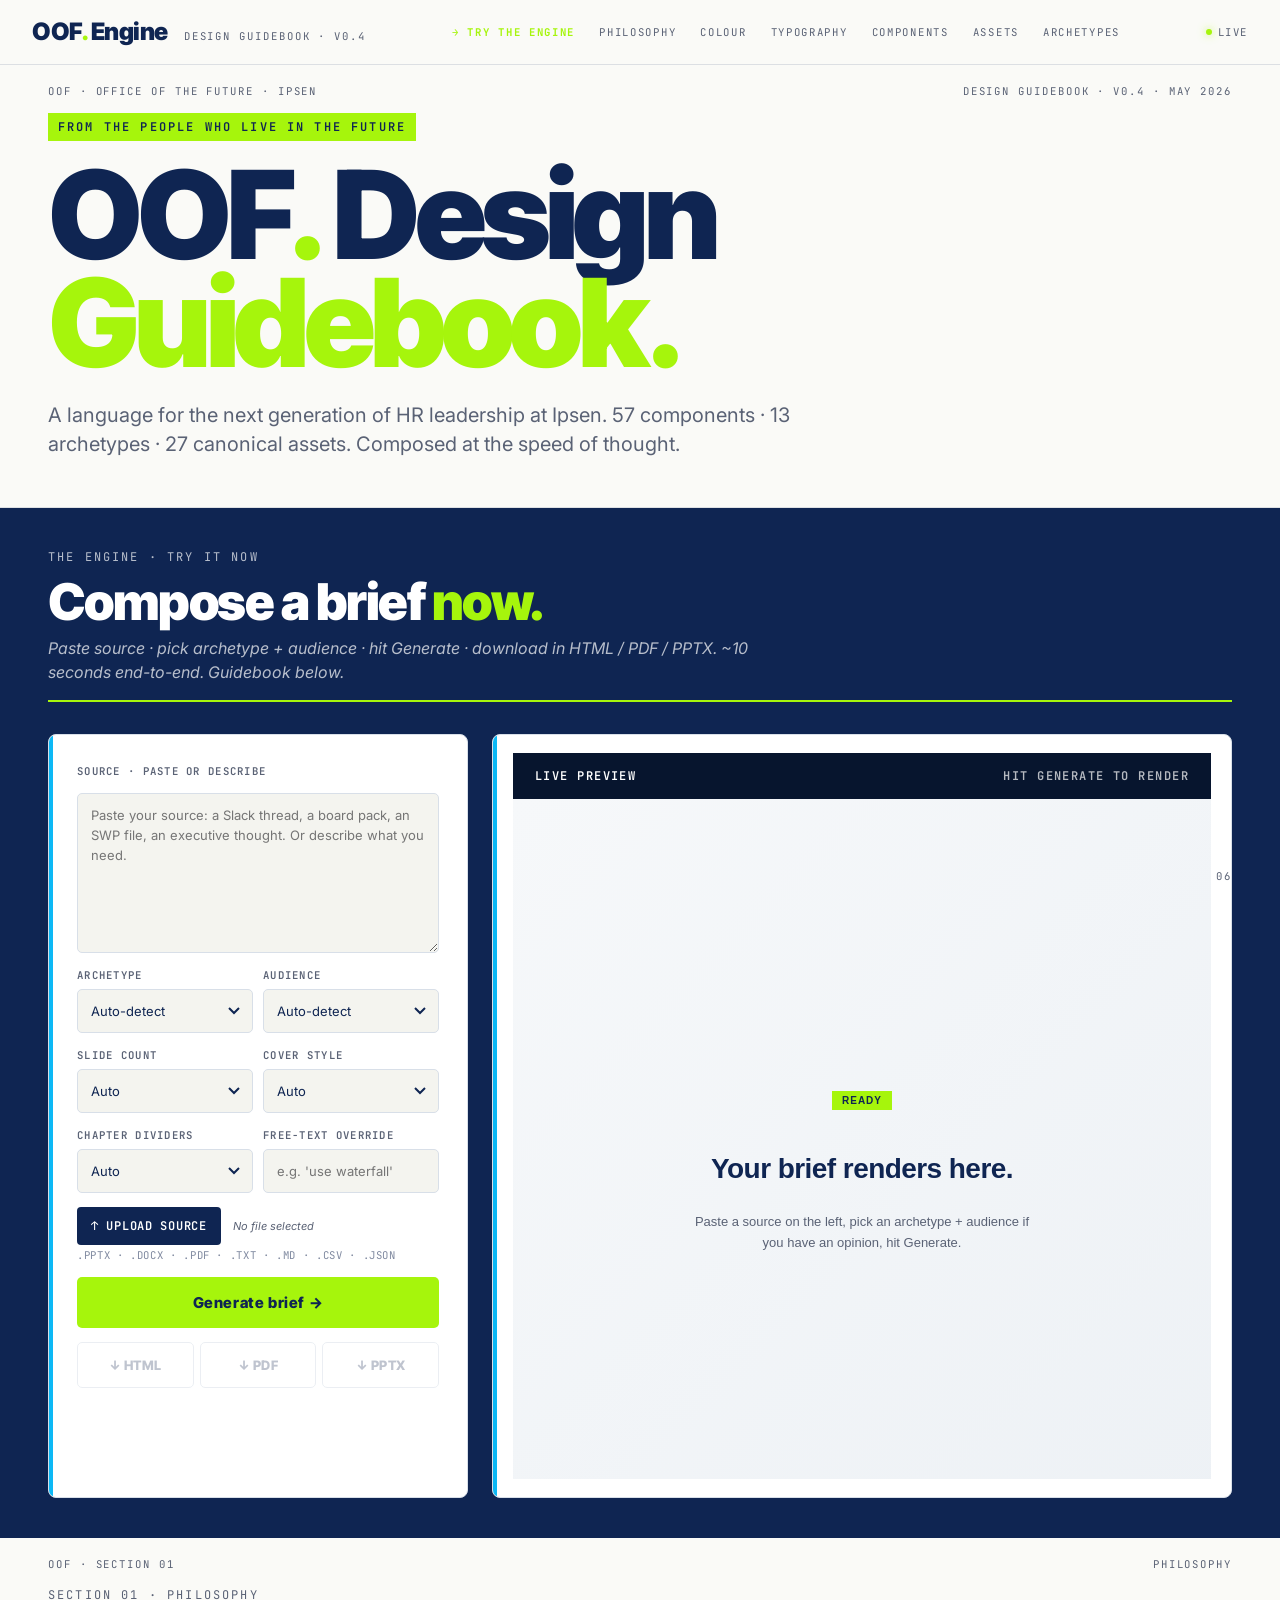
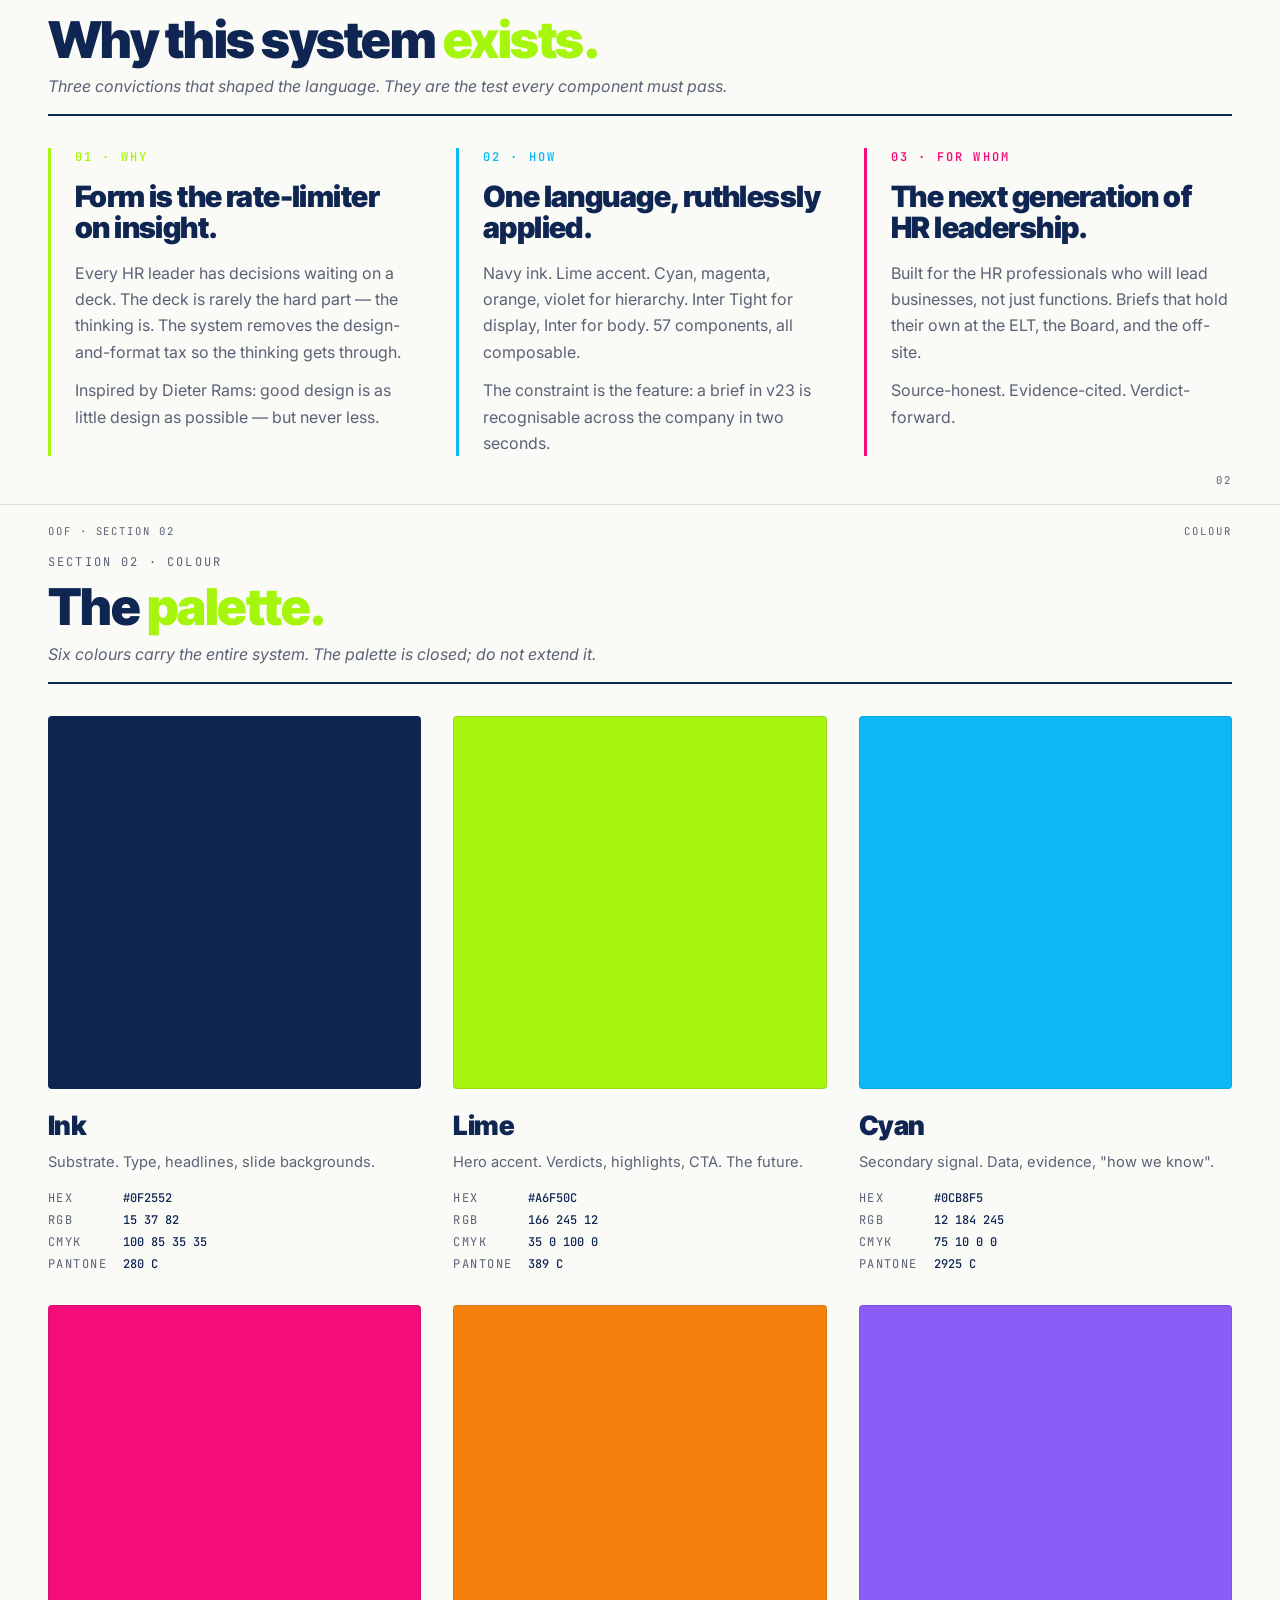
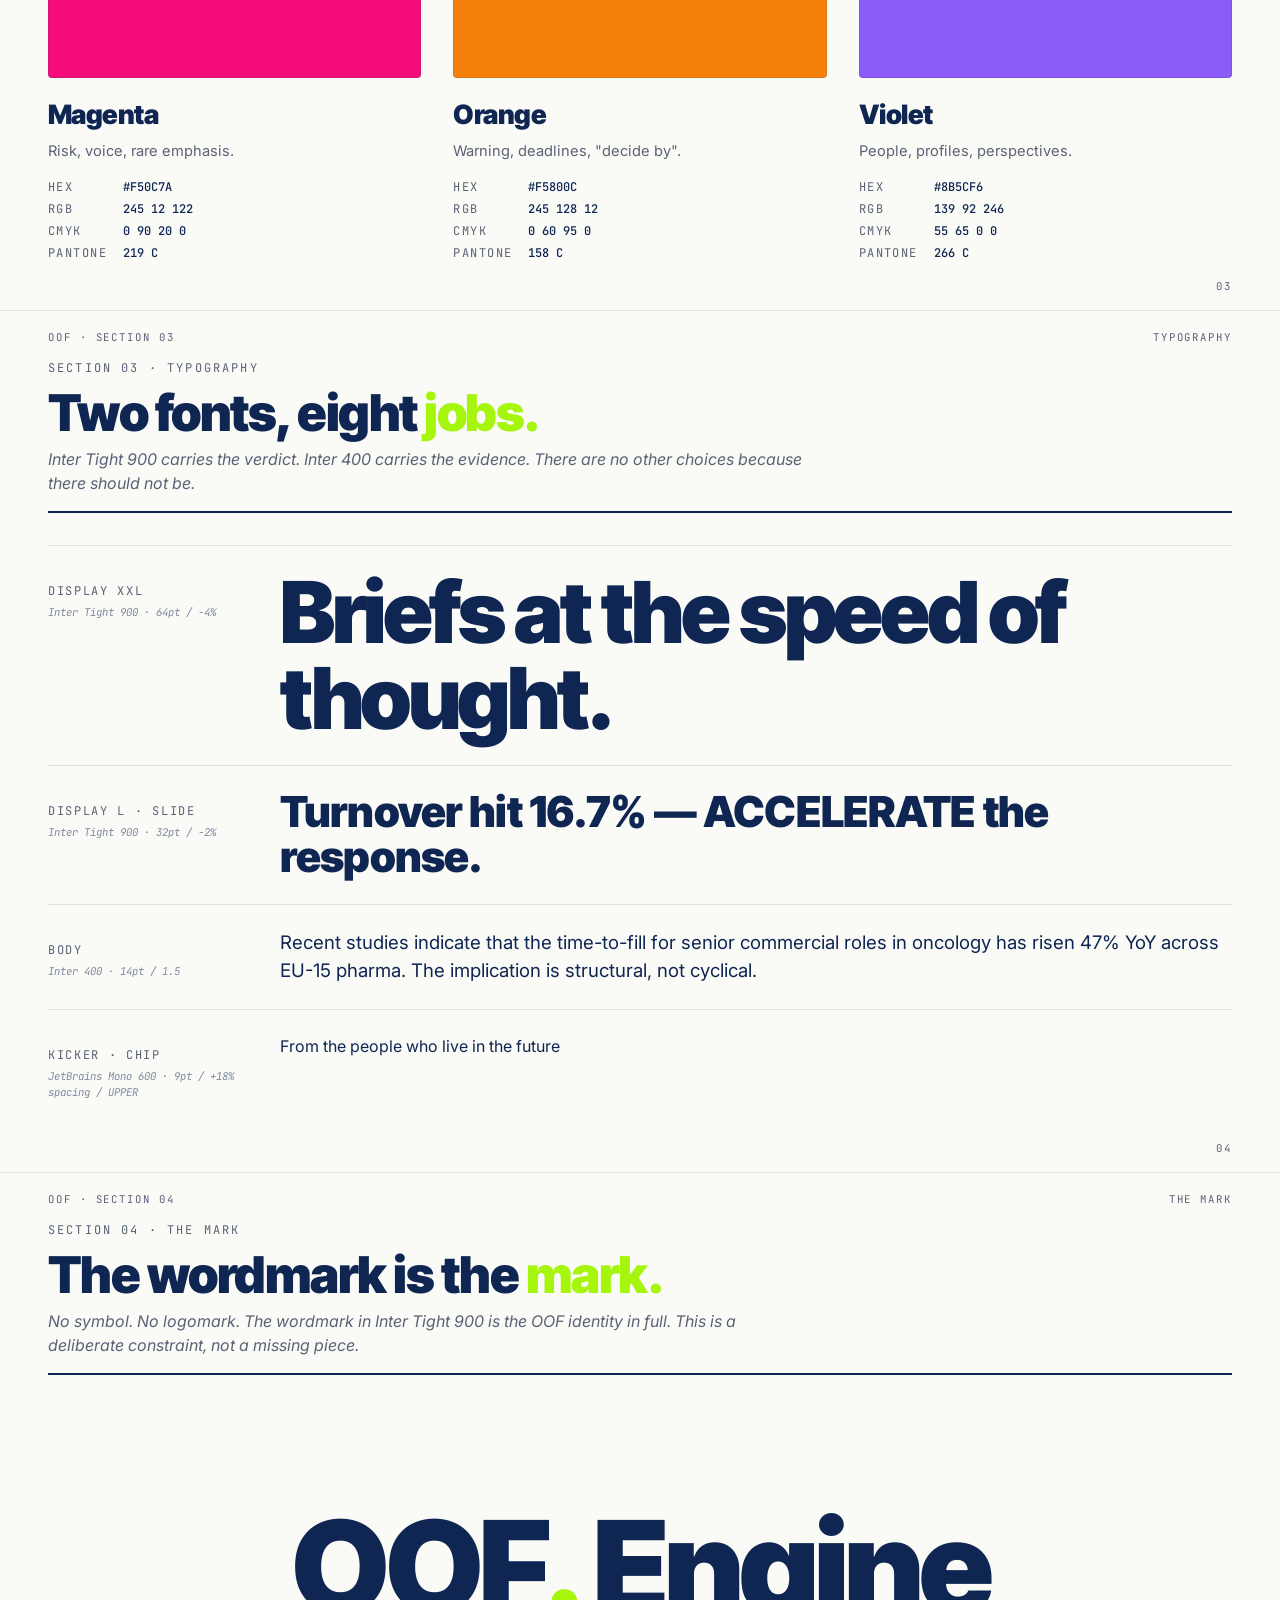
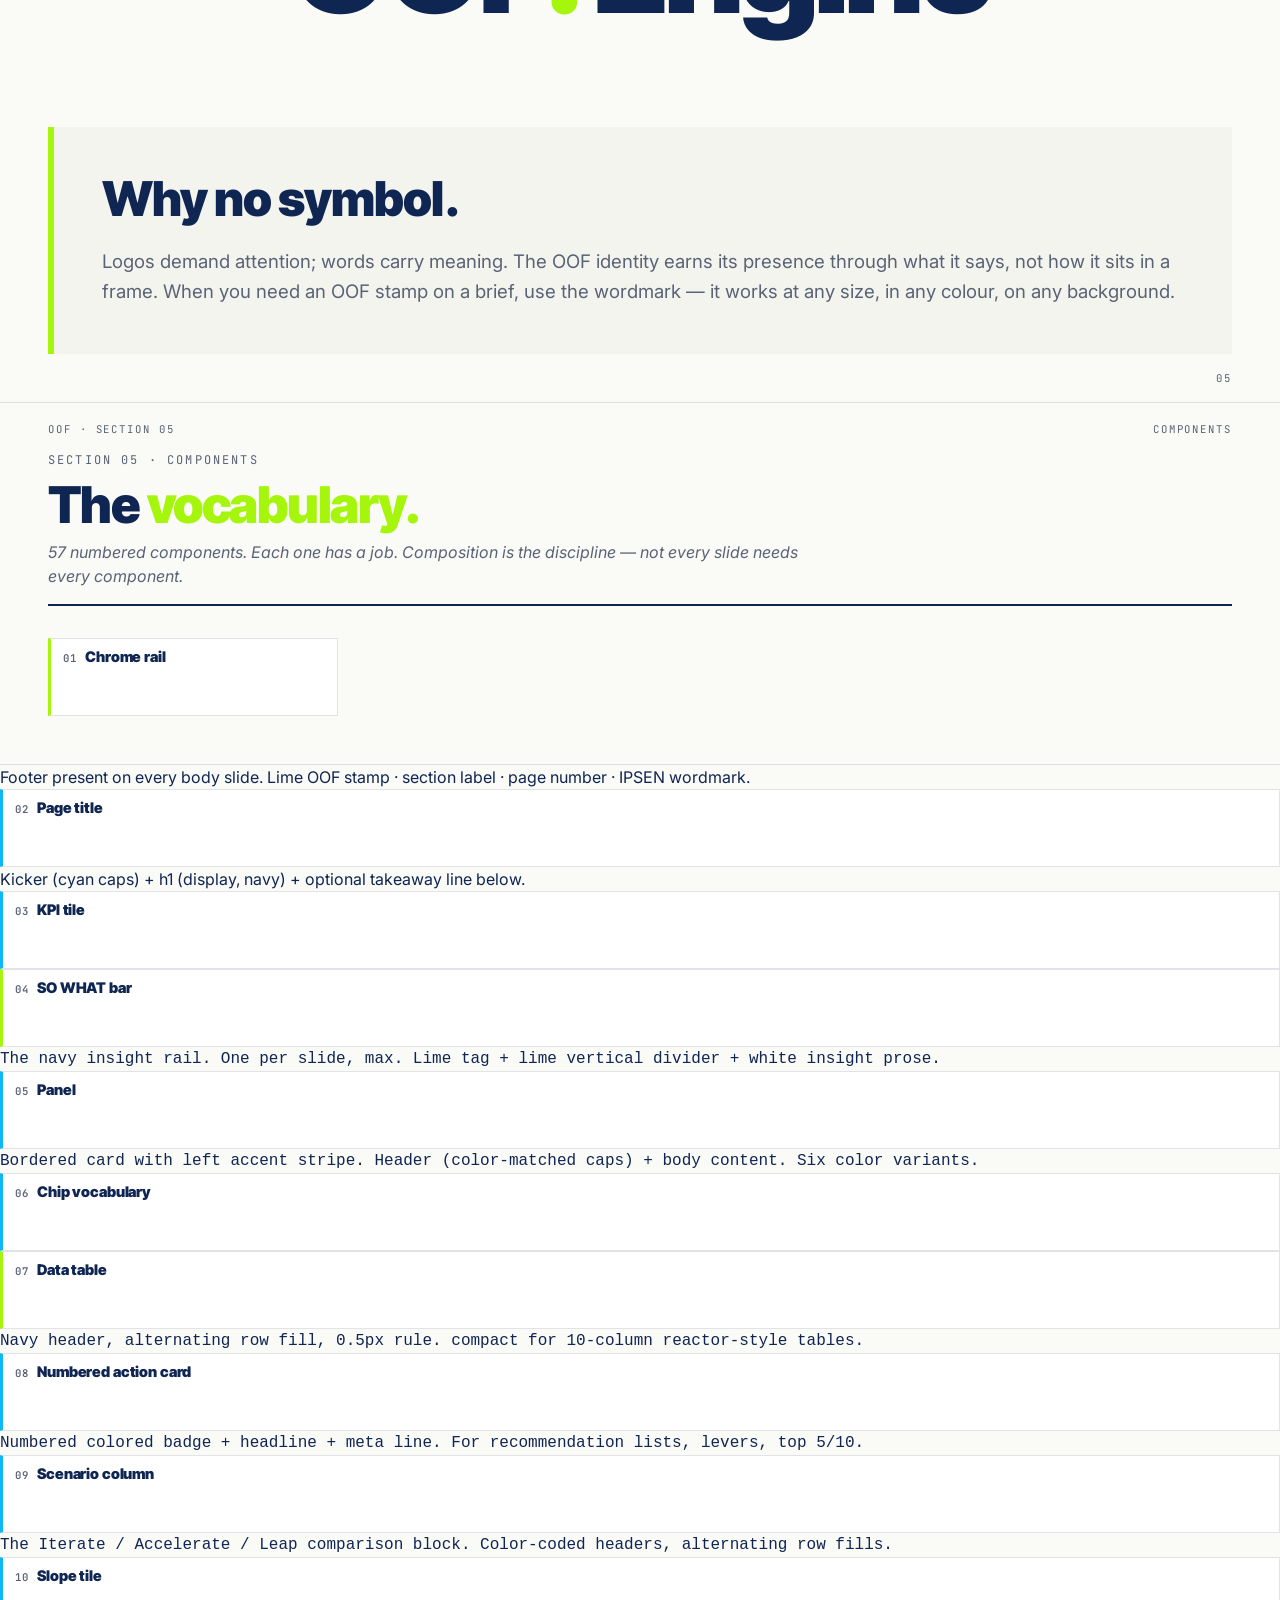
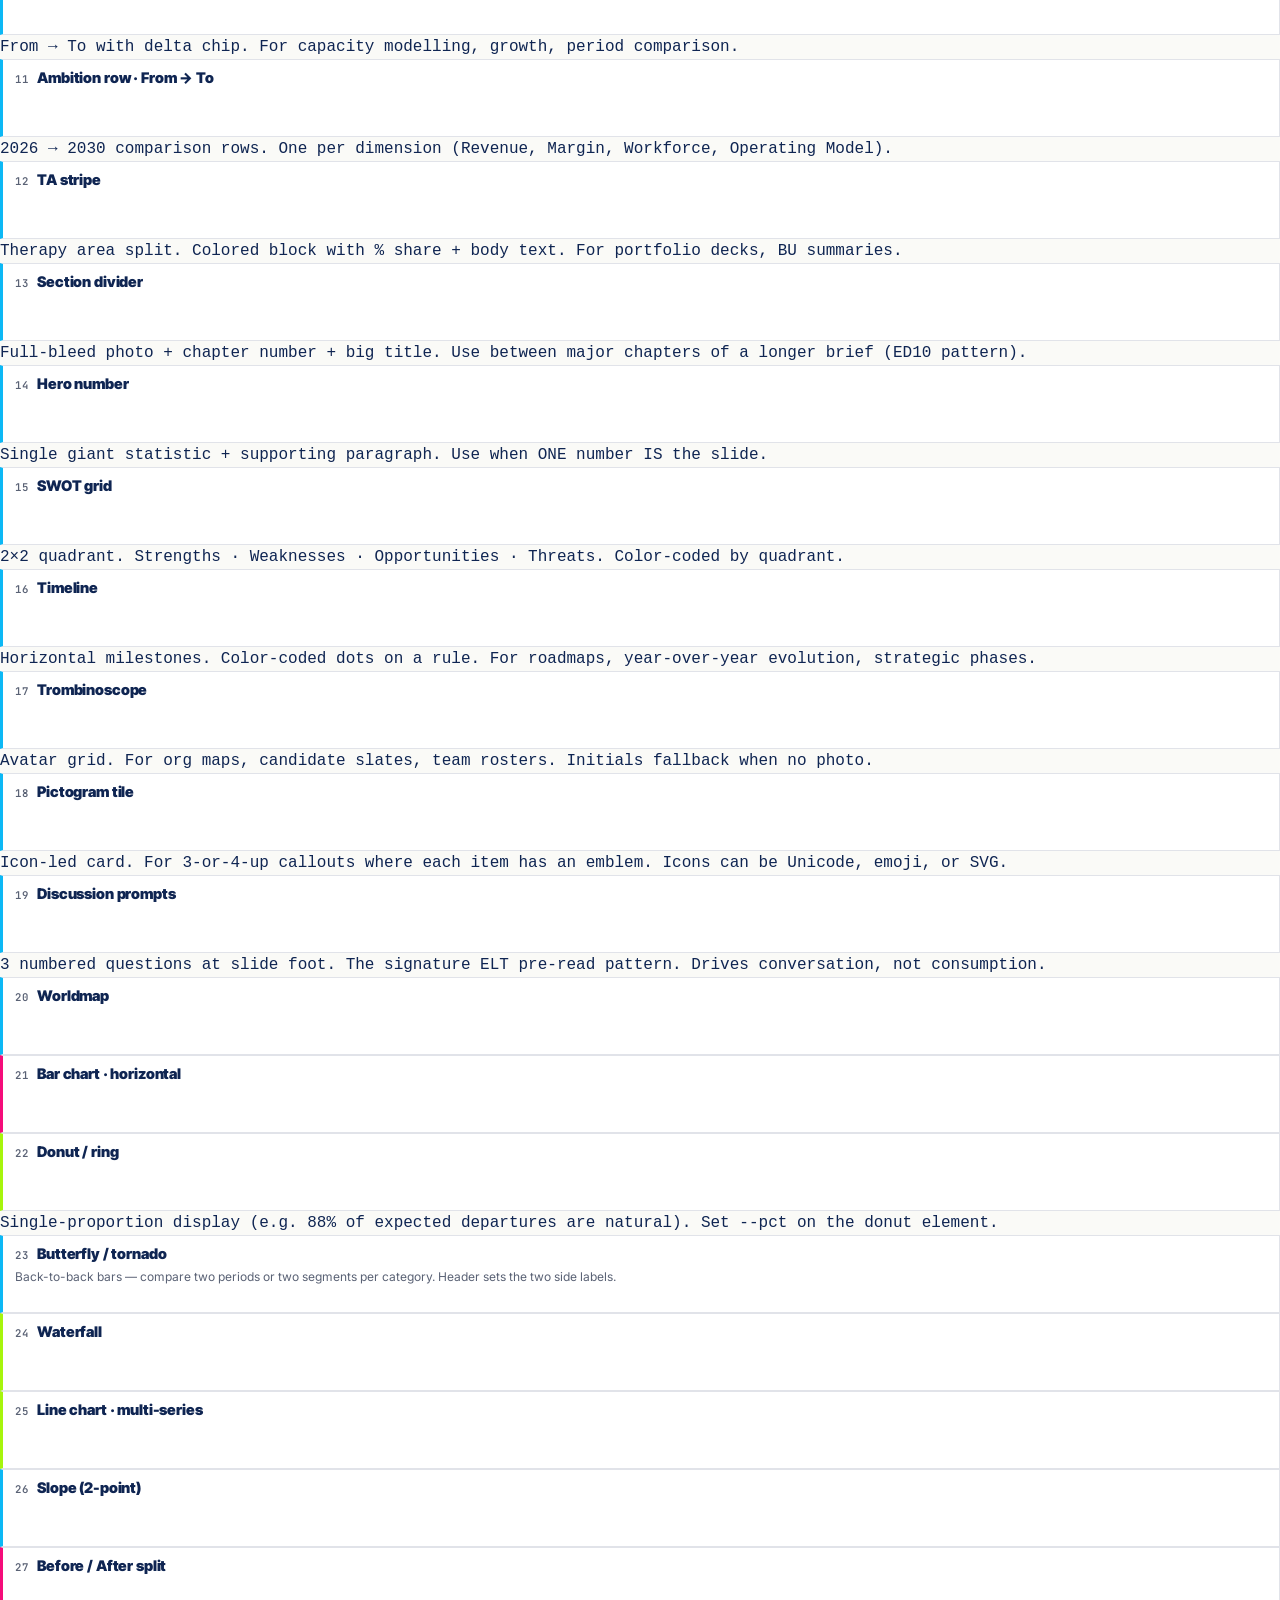
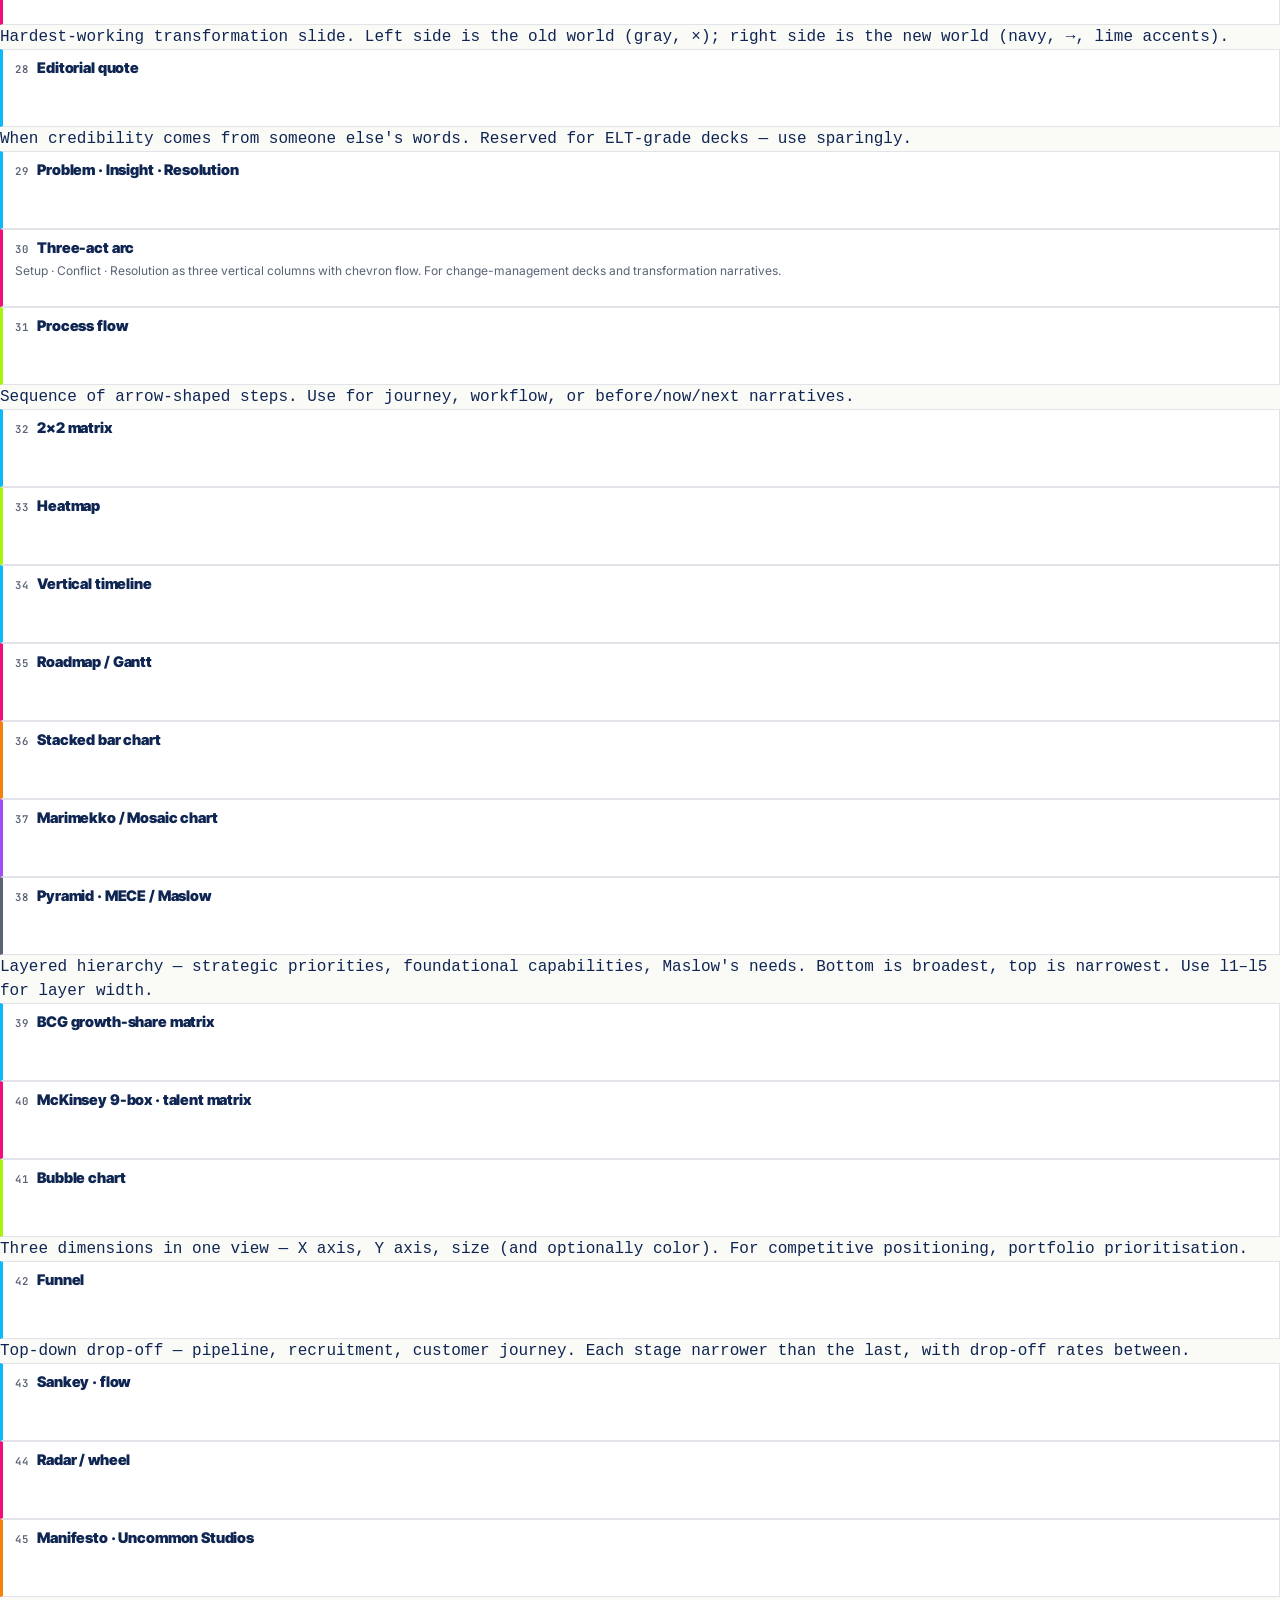
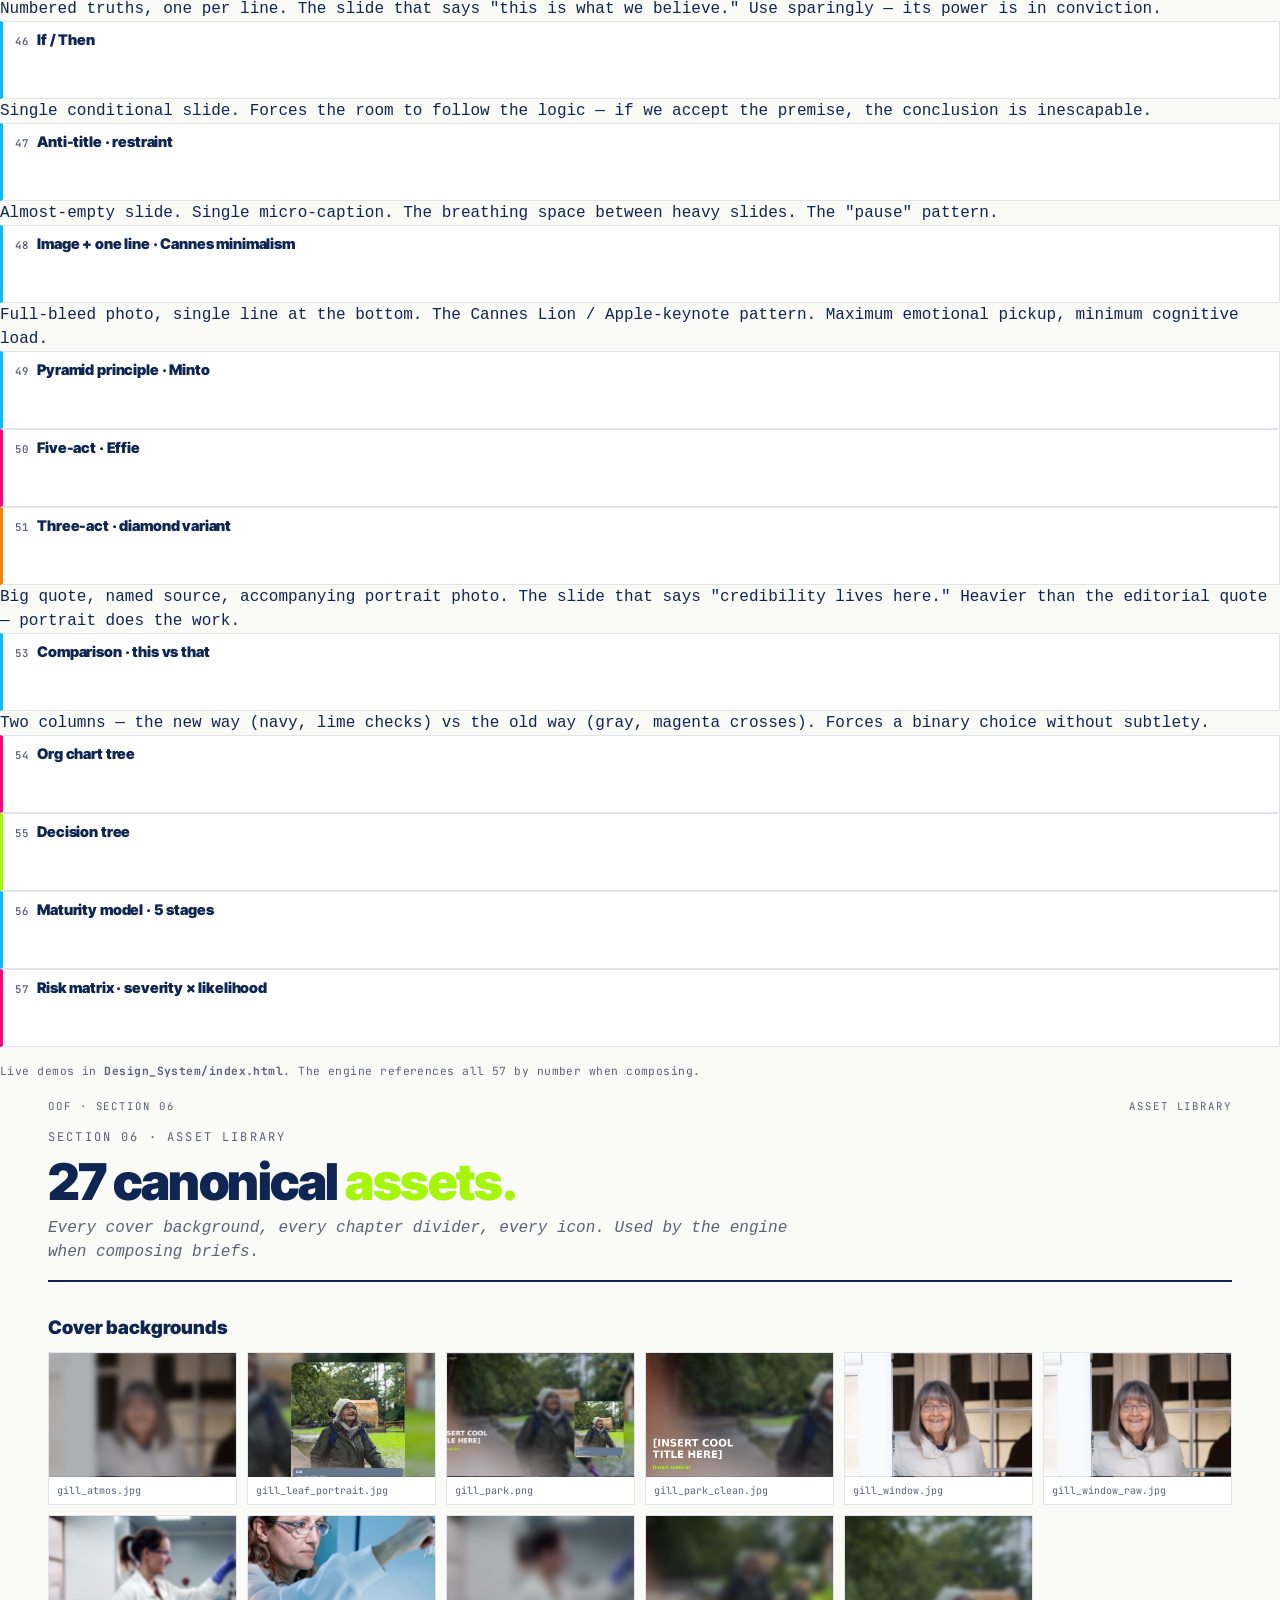
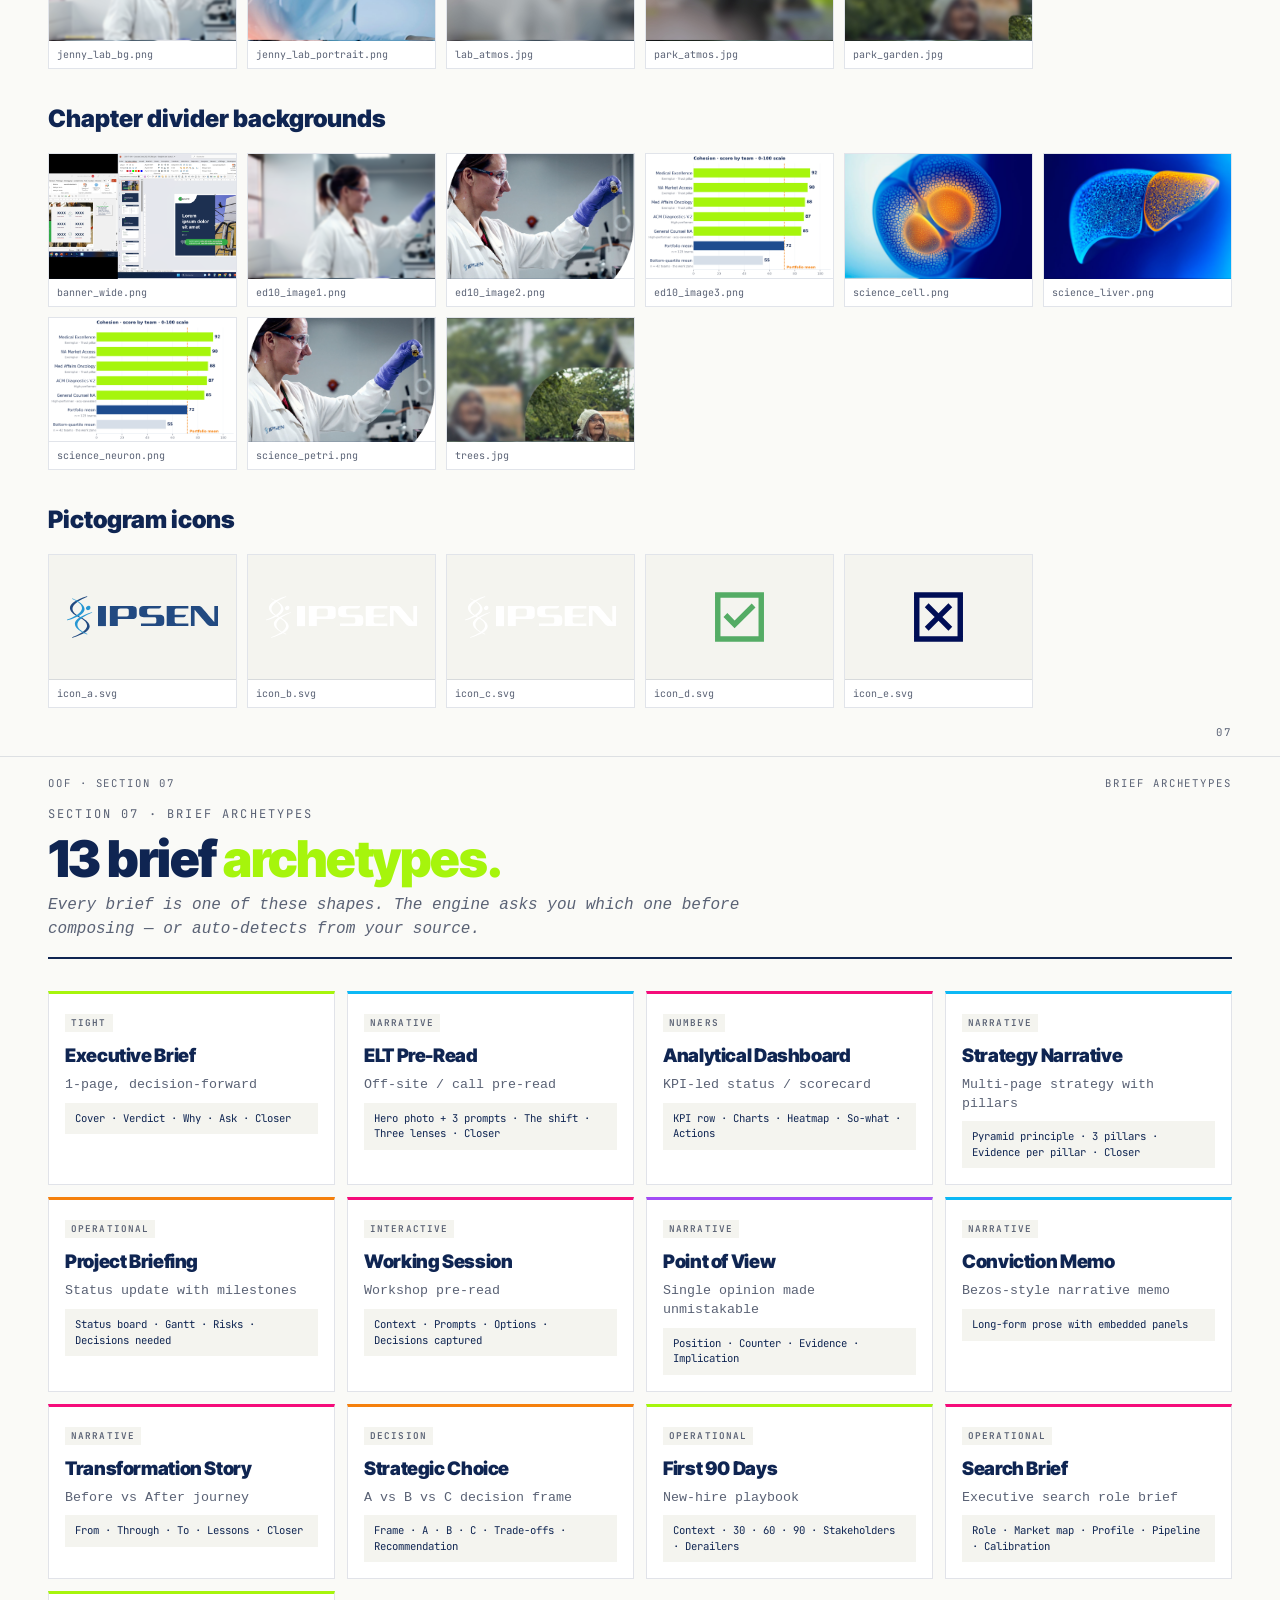
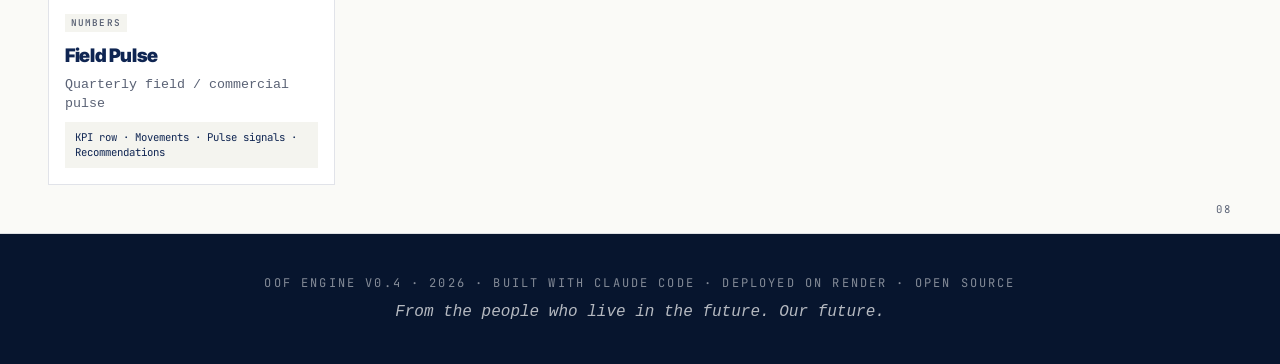
<file: index.html>
<!DOCTYPE html>
<html lang="en">
<head>
<meta charset="UTF-8">
<meta name="viewport" content="width=device-width, initial-scale=1">
<title>OOF Design Guidebook · The Engine</title>
<link href="https://fonts.googleapis.com/css2?family=Inter:wght@400;500;600;700;800;900&family=Inter+Tight:wght@800;900&family=JetBrains+Mono:wght@400;500&display=swap" rel="stylesheet">
<link rel="stylesheet" href="oof-v23.css">
<style>
  :root {
    --paper: #FAFAF7; --paper-2: #F4F4EF; --rule-thin: rgba(15,37,82,0.12);
    --mono: 'JetBrains Mono', ui-monospace, Menlo, monospace;
  }
  * { box-sizing: border-box; margin: 0; padding: 0; }
  html { scroll-behavior: smooth; }
  body {
    font-family: 'Inter', system-ui, sans-serif;
    background: var(--paper); color: var(--ink);
    line-height: 1.5; overflow-x: hidden;
  }

  /* ============== GLOBAL CHROME ============== */
  .topbar {
    position: sticky; top: 0; z-index: 100;
    background: rgba(250,250,247,0.92); backdrop-filter: blur(10px);
    -webkit-backdrop-filter: blur(10px);
    border-bottom: 1px solid var(--rule-thin);
    padding: 14px 32px;
    display: flex; align-items: center; justify-content: space-between;
  }
  .topbar .brand { display: flex; align-items: baseline; gap: 16px; }
  .topbar .brand .name {
    font-family: 'Inter Tight', sans-serif; font-weight: 900;
    font-size: 18pt; letter-spacing: -0.02em; color: var(--ink);
  }
  .topbar .brand .name .l { color: var(--lime); }
  .topbar .brand .sub {
    font-family: var(--mono); font-size: 8pt;
    color: var(--gray-d); letter-spacing: 0.18em; text-transform: uppercase;
  }
  .topbar nav { display: flex; gap: 24px; }
  .topbar nav a {
    font-family: var(--mono); font-size: 8pt;
    color: var(--gray-d); text-decoration: none;
    letter-spacing: 0.16em; text-transform: uppercase;
    transition: color 0.15s;
  }
  .topbar nav a:hover { color: var(--ink); }
  .topbar .live {
    display: flex; align-items: center; gap: 6px;
    font-family: var(--mono); font-size: 8pt; color: var(--gray-d);
    letter-spacing: 0.14em; text-transform: uppercase;
  }
  .topbar .live .dot {
    width: 6px; height: 6px; border-radius: 50%;
    background: var(--lime); box-shadow: 0 0 8px rgba(166,245,12,0.7);
  }

  /* ============== PAGE FRAME ============== */
  section.page {
    max-width: 1280px; margin: 0 auto;
    padding: 48px 48px;
    position: relative;
    border-bottom: 1px solid var(--rule-thin);
  }
  section.page:last-child { border-bottom: none; }
  .corner-tl {
    position: absolute; top: 18px; left: 48px;
    font-family: var(--mono); font-size: 8pt;
    color: var(--gray-d); letter-spacing: 0.18em; text-transform: uppercase;
  }
  .corner-tr {
    position: absolute; top: 18px; right: 48px;
    font-family: var(--mono); font-size: 8pt;
    color: var(--gray-d); letter-spacing: 0.18em; text-transform: uppercase;
  }
  .page-num {
    position: absolute; bottom: 16px; right: 48px;
    font-family: var(--mono); font-size: 8pt;
    color: var(--gray-d); letter-spacing: 0.18em;
  }

  /* ============== HERO ============== */
  .hero {
    padding-top: 64px; padding-bottom: 40px;
  }
  .hero .kicker {
    display: inline-block; background: var(--lime); color: var(--ink);
    padding: 5px 10px; font-family: var(--mono); font-size: 9pt;
    font-weight: 600; letter-spacing: 0.18em; text-transform: uppercase;
    margin-bottom: 20px;
  }
  .hero h1 {
    font-family: 'Inter Tight', sans-serif; font-weight: 900;
    font-size: 92pt; line-height: 0.88; letter-spacing: -0.045em;
    color: var(--ink);
  }
  .hero h1 .l { color: var(--lime); }
  .hero .lede {
    font-size: 15pt; color: var(--gray-d); line-height: 1.45;
    margin-top: 24px; max-width: 760px; font-weight: 400;
  }

  /* ============== SECTION HEADERS ============== */
  .section-header {
    margin-bottom: 32px; padding-bottom: 16px;
    border-bottom: 2px solid var(--ink);
  }
  .section-header .num {
    font-family: var(--mono); font-size: 9pt;
    color: var(--gray-d); letter-spacing: 0.18em; text-transform: uppercase;
    margin-bottom: 12px;
  }
  .section-header h2 {
    font-family: 'Inter Tight', sans-serif; font-weight: 900;
    font-size: 38pt; line-height: 0.95; letter-spacing: -0.03em;
    color: var(--ink);
  }
  .section-header h2 .l { color: var(--lime); }
  .section-header .lede {
    font-size: 12pt; color: var(--gray-d); line-height: 1.5;
    margin-top: 10px; max-width: 760px; font-style: italic;
  }

  /* ============== PHILOSOPHY ============== */
  .phil-grid { display: grid; grid-template-columns: repeat(3, 1fr); gap: 40px; }
  .phil-col { border-left: 3px solid var(--lime); padding-left: 24px; }
  .phil-col:nth-child(2) { border-left-color: var(--cyan); }
  .phil-col:nth-child(3) { border-left-color: var(--magenta); }
  .phil-col .num {
    font-family: var(--mono); font-size: 9pt; font-weight: 600;
    color: var(--lime); letter-spacing: 0.18em; margin-bottom: 16px;
  }
  .phil-col:nth-child(2) .num { color: var(--cyan); }
  .phil-col:nth-child(3) .num { color: var(--magenta); }
  .phil-col h3 {
    font-family: 'Inter Tight', sans-serif; font-weight: 900;
    font-size: 22pt; line-height: 1.05; letter-spacing: -0.02em;
    margin-bottom: 16px; color: var(--ink);
  }
  .phil-col p { font-size: 12pt; color: var(--gray-d); line-height: 1.65; }
  .phil-col p + p { margin-top: 12px; }

  /* ============== COLOR SPEC SHEET ============== */
  .swatches { display: grid; grid-template-columns: repeat(3, 1fr); gap: 32px; }
  .swatch { display: flex; flex-direction: column; }
  .swatch .chip {
    width: 100%; aspect-ratio: 1; border: 1px solid var(--rule-thin);
  }
  .swatch .meta { padding-top: 16px; }
  .swatch .meta .name {
    font-family: 'Inter Tight', sans-serif; font-weight: 900;
    font-size: 20pt; letter-spacing: -0.02em; color: var(--ink);
  }
  .swatch .meta .role {
    font-size: 11pt; color: var(--gray-d); line-height: 1.5; margin-top: 6px;
  }
  .swatch .specs {
    margin-top: 16px; display: grid; grid-template-columns: auto 1fr;
    column-gap: 16px; row-gap: 4px;
    font-family: var(--mono); font-size: 9pt;
  }
  .swatch .specs .k { color: var(--gray-d); letter-spacing: 0.12em; text-transform: uppercase; }
  .swatch .specs .v { color: var(--ink); font-weight: 500; }

  /* ============== TYPOGRAPHY ============== */
  .typo-row {
    display: grid; grid-template-columns: 200px 1fr; gap: 32px;
    padding: 24px 0; border-top: 1px solid var(--rule-thin);
  }
  .typo-row:last-child { border-bottom: 1px solid var(--rule-thin); }
  .typo-row .role {
    font-family: var(--mono); font-size: 9pt;
    color: var(--gray-d); letter-spacing: 0.14em; text-transform: uppercase;
    padding-top: 12px;
  }
  .typo-row .role .face {
    display: block; font-size: 8pt; color: var(--gray);
    text-transform: none; letter-spacing: 0; margin-top: 4px; font-style: italic;
  }
  .typo-row .sample.display-xxl {
    font-family: 'Inter Tight', sans-serif; font-weight: 900;
    font-size: 64pt; line-height: 1; letter-spacing: -0.04em;
  }
  .typo-row .sample.display-l {
    font-family: 'Inter Tight', sans-serif; font-weight: 900;
    font-size: 32pt; line-height: 1.05; letter-spacing: -0.02em;
  }
  .typo-row .sample.body {
    font-family: 'Inter', sans-serif; font-size: 14pt; font-weight: 400; line-height: 1.5;
  }
  .typo-row .sample.kicker {
    display: inline-block; background: var(--lime); color: var(--ink);
    padding: 4px 10px; font-family: var(--mono); font-size: 9pt;
    font-weight: 600; letter-spacing: 0.18em; text-transform: uppercase;
  }

  /* ============== MARK PAGE ============== */
  .mark-statement {
    background: var(--paper-2); padding: 48px; border-left: 6px solid var(--lime);
  }
  .mark-statement h3 {
    font-family: 'Inter Tight', sans-serif; font-weight: 900;
    font-size: 36pt; line-height: 1; letter-spacing: -0.02em; color: var(--ink);
    margin-bottom: 24px;
  }
  .mark-statement p { font-size: 14pt; color: var(--gray-d); line-height: 1.6; }
  .mark-wordmark {
    text-align: center; padding: 64px 0;
    font-family: 'Inter Tight', sans-serif; font-weight: 900;
    font-size: 96pt; letter-spacing: -0.04em; color: var(--ink);
  }
  .mark-wordmark .l { color: var(--lime); }

  /* ============== COMPONENT INDEX (text-only, dense) ============== */
  .comp-grid {
    display: grid; grid-template-columns: repeat(4, 1fr); gap: 8px;
  }
  .comp-card {
    background: white;
    border: 1px solid var(--rule-thin);
    border-left: 3px solid var(--lime);
    padding: 10px 12px;
    display: flex; flex-direction: column; gap: 4px;
    min-height: 78px;
  }
  .comp-card:nth-child(7n+2) { border-left-color: var(--cyan); }
  .comp-card:nth-child(7n+3) { border-left-color: var(--magenta); }
  .comp-card:nth-child(7n+4) { border-left-color: var(--orange); }
  .comp-card:nth-child(7n+5) { border-left-color: var(--violet); }
  .comp-card:nth-child(7n+6) { border-left-color: var(--gray-d); }
  .comp-card:nth-child(7n+7) { border-left-color: var(--ink); }
  .comp-card header {
    display: flex; align-items: baseline; gap: 8px;
    background: transparent; padding: 0; border: 0;
  }
  .comp-card .comp-num {
    font-family: var(--mono); font-weight: 600; font-size: 8pt;
    color: var(--gray-d); letter-spacing: 0.1em;
  }
  .comp-card .comp-name {
    font-family: 'Inter Tight', sans-serif; font-weight: 900;
    font-size: 11pt; letter-spacing: -0.01em; color: var(--ink);
    line-height: 1.15;
  }
  .comp-card .comp-desc {
    font-family: 'Inter', sans-serif; font-size: 9pt;
    color: var(--gray-d); line-height: 1.4;
    margin-top: 2px;
  }
  .comp-card .comp-desc p { margin: 0; }
  .comp-card .comp-demo-wrap, .comp-card .comp-demo { display: none; }
  .comp-grid-footnote {
    margin-top: 16px; font-family: var(--mono); font-size: 8.5pt;
    color: var(--gray-d); letter-spacing: 0.04em;
  }

  /* ============== ASSET GRID ============== */
  .asset-grid {
    display: grid; grid-template-columns: repeat(6, 1fr); gap: 10px;
  }
  .asset-card { background: white; border: 1px solid var(--rule-thin); }
  .asset-card .asset-thumb {
    width: 100%; aspect-ratio: 1.5;
    background-size: cover; background-position: center;
    border-bottom: 1px solid var(--rule-thin);
  }
  .asset-card.icon .asset-thumb {
    display: flex; align-items: center; justify-content: center; padding: 18px;
    background: var(--paper-2);
  }
  .asset-card.icon .asset-thumb img { width: 100%; height: 100%; object-fit: contain; }
  .asset-card .asset-name {
    font-family: var(--mono); font-size: 7.5pt;
    color: var(--gray-d); padding: 6px 8px;
  }
  .asset-section-h {
    font-family: 'Inter Tight'; font-weight: 900; font-size: 14pt;
    margin: 18px 0 10px; color: var(--ink);
  }
  .asset-section-h:first-child { margin-top: 0; }

  /* ============== ARCHETYPE GRID ============== */
  .arch-grid {
    display: grid; grid-template-columns: repeat(4, 1fr); gap: 12px;
  }
  .arch-card {
    background: white; border: 1px solid var(--rule-thin); padding: 16px;
    border-top: 3px solid var(--lime);
  }
  .arch-card:nth-child(2n) { border-top-color: var(--cyan); }
  .arch-card:nth-child(3n) { border-top-color: var(--magenta); }
  .arch-card:nth-child(5n) { border-top-color: var(--orange); }
  .arch-card:nth-child(7n) { border-top-color: var(--violet); }
  .arch-card .arch-meta { margin-bottom: 8px; }
  .arch-card .arch-kind {
    display: inline-block; padding: 2px 6px;
    font-family: var(--mono); font-size: 7pt; font-weight: 600;
    letter-spacing: 0.12em; text-transform: uppercase; color: var(--gray-d);
    background: var(--paper-2);
  }
  .arch-card h3 {
    font-family: 'Inter Tight', sans-serif; font-weight: 900;
    font-size: 14pt; letter-spacing: -0.02em; color: var(--ink); margin-bottom: 6px;
  }
  .arch-card .arch-when { font-size: 10pt; color: var(--gray-d); margin-bottom: 8px; line-height: 1.4; }
  .arch-card .arch-shape {
    font-family: var(--mono); font-size: 8pt; color: var(--ink); line-height: 1.45;
    background: var(--paper-2); padding: 8px 10px;
  }

  /* ============== ENGINE SECTION ============== */
  .engine-section {
    background: var(--ink); color: white;
    padding: 40px 48px;
  }
  .engine-section .section-header { border-bottom-color: var(--lime); }
  .engine-section .section-header .num,
  .engine-section .section-header .lede { color: rgba(255,255,255,0.7); }
  .engine-section .section-header h2 { color: white; }
  .engine-section .section-header h2 .l { color: var(--lime); }

  .engine { display: grid; grid-template-columns: 420px 1fr; gap: 24px; max-width: 1280px; margin: 0 auto; }
  .engine > .panel { background: white; color: var(--ink); border-radius: 8px; overflow: hidden; }
  .engine .controls { padding: 28px; display: flex; flex-direction: column; gap: 14px; }
  .engine .label {
    font-family: var(--mono); font-size: 8pt; font-weight: 600;
    color: var(--gray-d); letter-spacing: 0.12em; text-transform: uppercase;
  }
  .engine textarea, .engine input[type=text], .engine select {
    width: 100%; padding: 11px 13px; border: 1.5px solid var(--rule);
    font-family: 'Inter', sans-serif; font-size: 13px; line-height: 1.55; color: var(--ink);
    background: var(--paper-2); border-radius: 5px; resize: vertical;
  }
  .engine textarea { min-height: 160px; }
  .engine select {
    appearance: none;
    background-image: url("data:image/svg+xml,%3Csvg xmlns='http://www.w3.org/2000/svg' width='12' height='8' viewBox='0 0 12 8'%3E%3Cpath d='M1 1l5 5 5-5' stroke='%230F2552' stroke-width='2' fill='none'/%3E%3C/svg%3E");
    background-repeat: no-repeat; background-position: right 12px center;
    padding-right: 34px; cursor: pointer;
  }
  .engine textarea:focus, .engine input:focus, .engine select:focus {
    outline: none; border-color: var(--lime); background: white;
  }
  .engine .steering-row { display: grid; grid-template-columns: 1fr 1fr; gap: 10px; }
  .engine .field { display: flex; flex-direction: column; gap: 6px; }
  .engine .file-row { display: flex; align-items: center; gap: 12px; flex-wrap: wrap; }
  .engine .file-btn {
    cursor: pointer; background: var(--ink); color: white;
    padding: 10px 14px; border-radius: 4px; font-family: var(--mono);
    font-size: 9pt; font-weight: 600; letter-spacing: 0.06em; text-transform: uppercase;
  }
  .engine .file-btn:hover { background: var(--lime); color: var(--ink); }
  .engine #file-name { font-size: 11px; color: var(--gray-d); font-style: italic; }
  .engine .file-formats {
    font-family: var(--mono); font-size: 8pt; color: var(--gray);
    letter-spacing: 0.06em; text-transform: uppercase; margin-top: 2px;
  }
  .engine .btn {
    cursor: pointer; border: 0; border-radius: 5px;
    font-family: 'Inter Tight', sans-serif; font-weight: 800;
    font-size: 13px; letter-spacing: 0.04em; padding: 14px 18px;
  }
  .engine .btn.primary { background: var(--lime); color: var(--ink); }
  .engine .btn.primary:hover { background: var(--ink); color: var(--lime); }
  .engine .btn.primary:disabled { background: var(--gray); color: white; cursor: not-allowed; }
  .engine .btn.big { padding: 16px 24px; font-size: 15px; }
  .engine .btn.secondary {
    background: white; color: var(--ink);
    border: 1.5px solid var(--rule);
  }
  .engine .btn.secondary:hover:not([disabled]) { background: var(--ink); color: white; border-color: var(--ink); }
  .engine .btn.secondary[disabled] { color: var(--gray); cursor: not-allowed; opacity: 0.5; }
  .engine .downloads { display: grid; grid-template-columns: 1fr 1fr 1fr; gap: 6px; }
  .engine .status {
    background: rgba(166,245,12,0.12); border-left: 3px solid var(--lime);
    padding: 10px 12px; border-radius: 3px; font-size: 11px; line-height: 1.5;
    color: var(--ink-2); font-style: italic;
  }
  .engine .status.error { background: rgba(245,12,122,0.10); border-left-color: var(--magenta); color: var(--ink); }
  .engine .preview { display: flex; flex-direction: column; min-height: 720px; }
  .engine .preview-bar {
    display: flex; justify-content: space-between; align-items: center;
    padding: 14px 22px; background: var(--ink-dk); color: white;
    font-family: var(--mono); font-size: 9pt; font-weight: 600;
    letter-spacing: 0.12em; text-transform: uppercase;
  }
  .engine #preview { flex: 1; width: 100%; border: 0; background: var(--paper-2); min-height: 680px; }

  /* ============== FOOTER ============== */
  footer.foot {
    background: var(--ink-dk); color: white;
    padding: 40px 60px; text-align: center;
  }
  footer.foot .line { font-family: var(--mono); font-size: 9pt; color: rgba(255,255,255,0.5); letter-spacing: 0.18em; text-transform: uppercase; margin-bottom: 8px; }
  footer.foot .tag { font-style: italic; color: rgba(255,255,255,0.7); }
</style>
</head>
<body>

<nav class="topbar">
  <div class="brand">
    <span class="name">OOF<span class="l">.</span> Engine</span>
    <span class="sub">Design Guidebook · v0.4</span>
  </div>
  <nav>
    <a href="#engine" style="color: var(--lime); font-weight: 700;">→ Try the engine</a>
    <a href="#philosophy">Philosophy</a>
    <a href="#colour">Colour</a>
    <a href="#typography">Typography</a>
    <a href="#components">Components</a>
    <a href="#assets">Assets</a>
    <a href="#archetypes">Archetypes</a>
  </nav>
  <div class="live"><span class="dot"></span>Live</div>
</nav>

<!-- ============== HERO ============== -->
<section class="page hero">
  <div class="corner-tl">OOF · Office of the Future · Ipsen</div>
  <div class="corner-tr">Design Guidebook · v0.4 · May 2026</div>
  <span class="kicker">From the people who live in the future</span>
  <h1>OOF<span class="l">.</span> Design <span class="l">Guidebook.</span></h1>
  <p class="lede">A language for the next generation of HR leadership at Ipsen. 57 components · 13 archetypes · 27 canonical assets. Composed at the speed of thought.</p>
</section>

<!-- ============== ENGINE (top placement — try it first) ============== -->
<section class="engine-section" id="engine">
  <div class="section-header">
    <div class="num">The Engine · Try it now</div>
    <h2>Compose a brief <span class="l">now.</span></h2>
    <p class="lede">Paste source · pick archetype + audience · hit Generate · download in HTML / PDF / PPTX. ~10 seconds end-to-end. Guidebook below.</p>
  </div>
  <div class="engine">
    <div class="panel controls">
      <div class="label">Source · paste or describe</div>
      <textarea id="input" placeholder="Paste your source: a Slack thread, a board pack, an SWP file, an executive thought. Or describe what you need."></textarea>

      <div class="steering-row">
        <div class="field">
          <div class="label">Archetype</div>
          <select id="archetype">
            <option value="auto">Auto-detect</option>
            <option value="exec_brief">Executive Brief</option>
<option value="elt_preread">ELT Pre-Read</option>
<option value="analytical_dashboard">Analytical Dashboard</option>
<option value="strategy_narrative">Strategy Narrative</option>
<option value="project_briefing">Project Briefing</option>
<option value="working_session">Working Session</option>
<option value="point_of_view">Point of View</option>
<option value="conviction_memo">Conviction Memo</option>
<option value="transformation_story">Transformation Story</option>
<option value="strategic_choice">Strategic Choice</option>
<option value="first_90_days">First 90 Days</option>
<option value="search_brief">Search Brief</option>
<option value="field_pulse">Field Pulse</option>
          </select>
        </div>
        <div class="field">
          <div class="label">Audience</div>
          <select id="audience">
            <option value="auto">Auto-detect</option>
            <option value="elt">ELT</option>
<option value="hrlt">HRLT</option>
<option value="chro">CHRO</option>
<option value="team">Project team</option>
<option value="board">Board</option>
          </select>
        </div>
      </div>

      <div class="steering-row">
        <div class="field">
          <div class="label">Slide count</div>
          <select id="slide_count">
            <option value="auto">Auto</option>
            <option value="3">3 · Tight</option>
            <option value="5">5 · Standard</option>
            <option value="8">8 · Full</option>
            <option value="12">12 · Deep</option>
          </select>
        </div>
        <div class="field">
          <div class="label">Cover style</div>
          <select id="cover_style">
            <option value="auto">Auto</option>
            <option value="exec_split">Exec Split · Left text panel + right lab_atmos.jpg photo</option>
<option value="elt_hero">ELT Hero · Full-bleed photo + 3 discussion prompts overlay</option>
<option value="park_hero">Park Hero · Full-bleed park_atmos.jpg outdoor</option>
<option value="gill_window">Gill Window · Full-bleed gill_window.jpg portrait</option>
<option value="naco">NACO · Exec split with NACO illustration</option>
<option value="minimal">Minimal · Ink background, no photo</option>
          </select>
        </div>
      </div>

      <div class="steering-row">
        <div class="field">
          <div class="label">Chapter dividers</div>
          <select id="divider_style">
            <option value="auto">Auto</option>
            <option value="people">People · lab_atmos.jpg</option>
<option value="science">Science · science_cell / liver / neuron / petri</option>
<option value="future">Future · park / garden</option>
<option value="ed10">ED10 · Premium high-contrast abstract</option>
          </select>
        </div>
        <div class="field">
          <div class="label">Free-text override</div>
          <input type="text" id="constraint" placeholder="e.g. 'use waterfall'">
        </div>
      </div>

      <div>
        <div class="file-row">
          <label class="file-btn">↑ Upload source<input type="file" id="file" accept=".txt,.md,.csv,.json,.pptx,.docx,.pdf" style="display:none;"></label>
          <span id="file-name">No file selected</span>
        </div>
        <div class="file-formats">.pptx · .docx · .pdf · .txt · .md · .csv · .json</div>
      </div>

      <button id="make" class="btn primary big">Generate brief →</button>

      <div class="downloads">
        <button id="dl-html" class="btn secondary" disabled>↓ HTML</button>
        <button id="dl-pdf"  class="btn secondary" disabled>↓ PDF</button>
        <button id="dl-pptx" class="btn secondary" disabled>↓ PPTX</button>
      </div>
      <div id="status" class="status" style="display:none;"></div>
    </div>

    <div class="panel preview">
      <div class="preview-bar">
        <span>Live preview</span>
        <span id="preview-meta" style="opacity: 0.7;">Hit Generate to render</span>
      </div>
      <iframe id="preview" srcdoc="<style>body{font-family:'Inter Tight',sans-serif;color:#46526E;display:flex;flex-direction:column;align-items:center;justify-content:center;height:100vh;margin:0;background:linear-gradient(135deg,#F6F8FA 0%,#EDF1F5 100%);text-align:center;padding:40px}h2{font-size:28px;color:#0F2552;letter-spacing:-0.02em;margin-bottom:14px}p{max-width:340px;font-size:13px;color:#5A6275;line-height:1.6}span{display:inline-block;background:#A6F50C;color:#0F2552;padding:4px 10px;font-size:10px;font-weight:800;letter-spacing:0.1em;margin-bottom:20px}</style><span>READY</span><h2>Your brief renders here.</h2><p>Paste a source on the left, pick an archetype + audience if you have an opinion, hit Generate.</p>"></iframe>
      <div id="audit-panel" style="display:none; background: white; color: var(--ink); padding: 16px 22px; border-top: 1px solid var(--rule-thin); font-size: 12px; max-height: 280px; overflow-y: auto;">
        <div style="display: flex; align-items: baseline; gap: 12px; margin-bottom: 10px;">
          <span style="font-family: 'Inter Tight'; font-weight: 900; font-size: 16pt;" id="audit-score">—</span>
          <span style="font-family: var(--mono); font-size: 9pt; letter-spacing: 0.1em; color: var(--gray-d); text-transform: uppercase;" id="audit-shippable">awaiting</span>
          <span style="font-family: var(--mono); font-size: 9pt; color: var(--gray); flex: 1; text-align: right;" id="audit-summary"></span>
        </div>
        <div id="audit-dimensions" style="display: grid; grid-template-columns: repeat(6, 1fr); gap: 4px; margin-bottom: 12px;"></div>
        <div id="audit-issues" style="font-size: 11px; line-height: 1.5;"></div>
      </div>
    </div>
  </div>
</section>

<!-- ============== PHILOSOPHY ============== -->
<section class="page" id="philosophy">
  <div class="corner-tl">OOF · Section 01</div>
  <div class="corner-tr">Philosophy</div>
  <div class="section-header">
    <div class="num">Section 01 · Philosophy</div>
    <h2>Why this system <span class="l">exists.</span></h2>
    <p class="lede">Three convictions that shaped the language. They are the test every component must pass.</p>
  </div>
  <div class="phil-grid">
    <div class="phil-col">
      <div class="num">01 · WHY</div>
      <h3>Form is the rate-limiter on insight.</h3>
      <p>Every HR leader has decisions waiting on a deck. The deck is rarely the hard part — the thinking is. The system removes the design-and-format tax so the thinking gets through.</p>
      <p>Inspired by Dieter Rams: good design is as little design as possible — but never less.</p>
    </div>
    <div class="phil-col">
      <div class="num">02 · HOW</div>
      <h3>One language, ruthlessly applied.</h3>
      <p>Navy ink. Lime accent. Cyan, magenta, orange, violet for hierarchy. Inter Tight for display, Inter for body. 57 components, all composable.</p>
      <p>The constraint is the feature: a brief in v23 is recognisable across the company in two seconds.</p>
    </div>
    <div class="phil-col">
      <div class="num">03 · FOR WHOM</div>
      <h3>The next generation of HR leadership.</h3>
      <p>Built for the HR professionals who will lead businesses, not just functions. Briefs that hold their own at the ELT, the Board, and the off-site.</p>
      <p>Source-honest. Evidence-cited. Verdict-forward.</p>
    </div>
  </div>
  <div class="page-num">02</div>
</section>

<!-- ============== COLOUR ============== -->
<section class="page" id="colour">
  <div class="corner-tl">OOF · Section 02</div>
  <div class="corner-tr">Colour</div>
  <div class="section-header">
    <div class="num">Section 02 · Colour</div>
    <h2>The <span class="l">palette.</span></h2>
    <p class="lede">Six colours carry the entire system. The palette is closed; do not extend it.</p>
  </div>
  <div class="swatches">
    <div class="swatch"><div class="chip" style="background: #0F2552;"></div><div class="meta"><div class="name">Ink</div><div class="role">Substrate. Type, headlines, slide backgrounds.</div><div class="specs"><span class="k">Hex</span><span class="v">#0F2552</span><span class="k">RGB</span><span class="v">15 37 82</span><span class="k">CMYK</span><span class="v">100 85 35 35</span><span class="k">Pantone</span><span class="v">280 C</span></div></div></div>
    <div class="swatch"><div class="chip" style="background: #A6F50C;"></div><div class="meta"><div class="name">Lime</div><div class="role">Hero accent. Verdicts, highlights, CTA. The future.</div><div class="specs"><span class="k">Hex</span><span class="v">#A6F50C</span><span class="k">RGB</span><span class="v">166 245 12</span><span class="k">CMYK</span><span class="v">35 0 100 0</span><span class="k">Pantone</span><span class="v">389 C</span></div></div></div>
    <div class="swatch"><div class="chip" style="background: #0CB8F5;"></div><div class="meta"><div class="name">Cyan</div><div class="role">Secondary signal. Data, evidence, "how we know".</div><div class="specs"><span class="k">Hex</span><span class="v">#0CB8F5</span><span class="k">RGB</span><span class="v">12 184 245</span><span class="k">CMYK</span><span class="v">75 10 0 0</span><span class="k">Pantone</span><span class="v">2925 C</span></div></div></div>
    <div class="swatch"><div class="chip" style="background: #F50C7A;"></div><div class="meta"><div class="name">Magenta</div><div class="role">Risk, voice, rare emphasis.</div><div class="specs"><span class="k">Hex</span><span class="v">#F50C7A</span><span class="k">RGB</span><span class="v">245 12 122</span><span class="k">CMYK</span><span class="v">0 90 20 0</span><span class="k">Pantone</span><span class="v">219 C</span></div></div></div>
    <div class="swatch"><div class="chip" style="background: #F5800C;"></div><div class="meta"><div class="name">Orange</div><div class="role">Warning, deadlines, "decide by".</div><div class="specs"><span class="k">Hex</span><span class="v">#F5800C</span><span class="k">RGB</span><span class="v">245 128 12</span><span class="k">CMYK</span><span class="v">0 60 95 0</span><span class="k">Pantone</span><span class="v">158 C</span></div></div></div>
    <div class="swatch"><div class="chip" style="background: #8B5CF6;"></div><div class="meta"><div class="name">Violet</div><div class="role">People, profiles, perspectives.</div><div class="specs"><span class="k">Hex</span><span class="v">#8B5CF6</span><span class="k">RGB</span><span class="v">139 92 246</span><span class="k">CMYK</span><span class="v">55 65 0 0</span><span class="k">Pantone</span><span class="v">266 C</span></div></div></div>
  </div>
  <div class="page-num">03</div>
</section>

<!-- ============== TYPOGRAPHY ============== -->
<section class="page" id="typography">
  <div class="corner-tl">OOF · Section 03</div>
  <div class="corner-tr">Typography</div>
  <div class="section-header">
    <div class="num">Section 03 · Typography</div>
    <h2>Two fonts, eight <span class="l">jobs.</span></h2>
    <p class="lede">Inter Tight 900 carries the verdict. Inter 400 carries the evidence. There are no other choices because there should not be.</p>
  </div>
  <div class="typo-row">
    <div class="role">Display XXL<span class="face">Inter Tight 900 · 64pt / -4%</span></div>
    <div class="sample display-xxl">Briefs at the speed of thought.</div>
  </div>
  <div class="typo-row">
    <div class="role">Display L · Slide<span class="face">Inter Tight 900 · 32pt / -2%</span></div>
    <div class="sample display-l">Turnover hit 16.7% — ACCELERATE the response.</div>
  </div>
  <div class="typo-row">
    <div class="role">Body<span class="face">Inter 400 · 14pt / 1.5</span></div>
    <div class="sample body">Recent studies indicate that the time-to-fill for senior commercial roles in oncology has risen 47% YoY across EU-15 pharma. The implication is structural, not cyclical.</div>
  </div>
  <div class="typo-row">
    <div class="role">Kicker · Chip<span class="face">JetBrains Mono 600 · 9pt / +18% spacing / UPPER</span></div>
    <div class="sample"><span class="kicker">From the people who live in the future</span></div>
  </div>
  <div class="page-num">04</div>
</section>

<!-- ============== MARK ============== -->
<section class="page" id="mark">
  <div class="corner-tl">OOF · Section 04</div>
  <div class="corner-tr">The Mark</div>
  <div class="section-header">
    <div class="num">Section 04 · The Mark</div>
    <h2>The wordmark is the <span class="l">mark.</span></h2>
    <p class="lede">No symbol. No logomark. The wordmark in Inter Tight 900 is the OOF identity in full. This is a deliberate constraint, not a missing piece.</p>
  </div>
  <div class="mark-wordmark">OOF<span class="l">.</span> Engine</div>
  <div class="mark-statement">
    <h3>Why no symbol.</h3>
    <p>Logos demand attention; words carry meaning. The OOF identity earns its presence through what it says, not how it sits in a frame. When you need an OOF stamp on a brief, use the wordmark — it works at any size, in any colour, on any background.</p>
  </div>
  <div class="page-num">05</div>
</section>

<!-- ============== COMPONENTS ============== -->
<section class="page" id="components">
  <div class="corner-tl">OOF · Section 05</div>
  <div class="corner-tr">Components</div>
  <div class="section-header">
    <div class="num">Section 05 · Components</div>
    <h2>The <span class="l">vocabulary.</span></h2>
    <p class="lede">57 numbered components. Each one has a job. Composition is the discipline — not every slide needs every component.</p>
  </div>
  <div class="comp-grid">
    
<article class="comp-card" id="c01">
  <header>
    <span class="comp-num">01</span>
    <h3 class="comp-name">Chrome rail</h3>
  </header>
  <div class="comp-demo-wrap"><div class="comp-demo"><div class="demo" style="background: var(--white); position: relative; height: 80px;">
    <div class="chrome" style="position: relative; bottom: auto; left: 0; right: 0;">
      <span class="stamp"><span class="oof">OOF</span><span class="section">Current Workforce</span></span>
      <span class="right"><span class="page-num">05 / 26</span><span class="ipsen">IPSEN</span></span>
    </div>
  </div>
  <code class="classes">chrome</code><code class="classes">stamp</code><code class="classes">oof</code><code class="classes">section</code><code class="classes">page-num</code><code class="classes">ipsen</code>
</section>

<!-- PAGE TITLE -->
<section id="page-title"></div></div>
  <div class="comp-desc"><p>Footer present on every body slide. Lime OOF stamp · section label · page number · IPSEN wordmark.</p></div>
</article>

<article class="comp-card" id="c02">
  <header>
    <span class="comp-num">02</span>
    <h3 class="comp-name">Page title</h3>
  </header>
  <div class="comp-demo-wrap"><div class="comp-demo"><div class="demo">
    <div class="page-title" style="padding: 0;">
      <div class="kicker">Forward Look · Capacity &amp; Capability Drivers</div>
      <h1>What will be</h1>
    </div>
    <p class="takeaway" style="padding: 0;"><b>Key Takeaways:</b> Field-heavy structure, with high-cost senior layers (14-17)</p>
  </div>
  <code class="classes">page-title</code><code class="classes">kicker</code><code class="classes">takeaway</code>
</section>

<!-- KPI TILE -->
<section id="kpi"></div></div>
  <div class="comp-desc"><p>Kicker (cyan caps) + h1 (display, navy) + optional takeaway line below.</p></div>
</article>

<article class="comp-card" id="c03">
  <header>
    <span class="comp-num">03</span>
    <h3 class="comp-name">KPI tile</h3>
  </header>
  <div class="comp-demo-wrap"><div class="comp-demo"><div class="demo">
    <div class="kpi-row cols-3" style="padding: 0;">
      <div class="kpi lime"><div class="value">548</div><div class="label">FTE</div></div>
      <div class="kpi cyan"><div class="value">282 k€</div><div class="label">Avg cost</div></div>
      <div class="kpi magenta"><div class="value">16.7%</div><div class="label">Turnover</div></div>
    </div>
    <div class="kpi-row cols-6" style="padding: 12px 0 0;">
      <div class="kpi lime compact"><div class="value">548</div><div class="label">FTEs</div><div class="delta">+12% YoY</div></div>
      <div class="kpi cyan compact"><div class="value">48</div><div class="label">Avg Age</div></div>
      <div class="kpi violet compact"><div class="value">282 k€</div><div class="label">Avg Cost</div></div>
      <div class="kpi magenta compact"><div class="value">54.4%</div><div class="label">% Female</div></div>
      <div class="kpi orange compact"><div class="value">16.7%</div><div class="label">Turnover</div></div>
      <div class="kpi gray compact"><div class="value">6%</div><div class="label">Retirement</div></div>
    </div>
  </div>
  <code class="classes">kpi-row</code><code class="classes">cols-3</code><code class="classes">cols-6</code><code class="classes">kpi</code><code class="classes">compact</code><code class="classes">hero</code><code class="classes">value</code><code class="classes"</div></div>
  <div class="comp-desc"><p>Workhorse stat block. Color top accent encodes meaning. Rows of 3 (hero) or 6 (compact).</p></div>
</article>

<article class="comp-card" id="c04">
  <header>
    <span class="comp-num">04</span>
    <h3 class="comp-name">SO WHAT bar</h3>
  </header>
  <div class="comp-demo-wrap"><div class="comp-demo"><div class="demo">
    <div class="sowhat" style="position: relative; left: 0; right: 0; bottom: auto;">
      <span class="tag">SO WHAT</span>
      <div class="divider"></div>
      <p>Current workforce is optimized for past scale / model, not upcoming RD + access-driven growth. =&gt; Need to reshape role mix and capabilities.</p>
    </div>
  </div>
  <code class="classes">sowhat</code><code class="classes">tag</code><code class="classes">divider</code>
</section>

<!-- PANEL -->
<section id="panel"></div></div>
  <div class="comp-desc"><p>The navy insight rail. One per slide, max. Lime tag + lime vertical divider + white insight prose.</p></div>
</article>

<article class="comp-card" id="c05">
  <header>
    <span class="comp-num">05</span>
    <h3 class="comp-name">Panel</h3>
  </header>
  <div class="comp-demo-wrap"><div class="comp-demo"><div class="demo">
    <div class="cols cols-3" style="padding: 0;">
      <div class="panel cyan"><h3>Cyan · Data</h3><ul><li>Bullet item one</li><li>Bullet item two</li></ul></div>
      <div class="panel magenta"><h3>Magenta · Risk</h3><ul><li>Bullet item one</li><li>Bullet item two</li></ul></div>
      <div class="panel green"><h3>Green · Delivered</h3><ul><li>Bullet item one</li><li>Bullet item two</li></ul></div>
    </div>
  </div>
  <code class="classes">panel</code><code class="classes">cyan</code><code class="classes">magenta</code><code class="classes">orange</code><code class="classes">violet</code><code class="classes">green</code><code class="classes">lime</code><code class="classes">gray</code>
</section>

<!-- CHIP -->
<section id="chip"></div></div>
  <div class="comp-desc"><p>Bordered card with left accent stripe. Header (color-matched caps) + body content. Six color variants.</p></div>
</article>

<article class="comp-card" id="c06">
  <header>
    <span class="comp-num">06</span>
    <h3 class="comp-name">Chip vocabulary</h3>
  </header>
  <div class="comp-demo-wrap"><div class="comp-demo"><div class="demo">
    <p style="font-size: 11px; color: var(--gray-d); font-weight: 700; text-transform: uppercase; letter-spacing: 0.06em; margin-bottom: 8px;">Verdicts</p>
    <div class="chip-row">
      <span class="chip on-plan">ON PLAN</span>
      <span class="chip stable">STABLE</span>
      <span class="chip flag">FLAG</span>
      <span class="chip risk">RISK</span>
    </div>
    <p style="font-size: 11px; color: var(--gray-d); font-weight: 700; text-transform: uppercase; letter-spacing: 0.06em; margin: 18px 0 8px;">Scope (2¹ / 2² / 2³)</p>
    <div class="chip-row">
      <span class="chip scope-1">2¹ LIMITED</span>
      <span class="chip scope-2">2² PARTIAL</span>
      <span class="chip scope-3">2³ FULL SCOPE</span>
    </div>
    <p style="font-size: 11px; color: var(--gray-d); font-weight: 700; text-transform: uppercase; letter-spacing: 0.06em; margin: 18px 0 8px;">Layer tags</p>
    <div class="chip-row">
      <span class="chip layer">N-0</span>
      <span class="chip layer">N-1</span>
      <span class="chip layer">N-2</span>
      <span class="chip layer">@eye-level</span>
      <span class="chip layer">@stretch-zone</span>
    </div>
  </div>
  <code class="classes">chip</code><code class="classes">on-plan</code><code class="classes">stable</code><code class="classes">flag</code><code class="classes">risk</code><code c</div></div>
  <div class="comp-desc"><p>Small colored badge. Encodes a verdict (status, scope, layer). Reserved vocabularies below — don't reinvent.</p></div>
</article>

<article class="comp-card" id="c07">
  <header>
    <span class="comp-num">07</span>
    <h3 class="comp-name">Data table</h3>
  </header>
  <div class="comp-demo-wrap"><div class="comp-demo"><div class="demo">
    <table class="v23">
      <thead><tr><th>Role</th><th>Trends Impact</th><th>Market Pressure</th><th>Direction</th></tr></thead>
      <tbody>
        <tr><td><b>Value &amp; Access</b></td><td>●●●</td><td>●●</td><td>Up + reshape</td></tr>
        <tr><td><b>MSL (oncology / rare)</b></td><td>●●●</td><td>●●●</td><td>Up significantly</td></tr>
        <tr><td><b>Field Sales</b></td><td>●●●</td><td>●●</td><td>Reshape (skills)</td></tr>
      </tbody>
    </table>
  </div>
  <code class="classes">table.v23</code><code class="classes">compact</code>
</section>

<!-- ACTION CARD -->
<section id="action"></div></div>
  <div class="comp-desc"><p>Navy header, alternating row fill, 0.5px rule. <code class="classes">compact</code> for 10-column reactor-style tables.</p></div>
</article>

<article class="comp-card" id="c08">
  <header>
    <span class="comp-num">08</span>
    <h3 class="comp-name">Numbered action card</h3>
  </header>
  <div class="comp-demo-wrap"><div class="comp-demo"><div class="demo">
    <div class="actions" style="padding: 0;">
      <div class="action cyan"><div class="num">1</div><div class="body"><div class="h">Project Apollo — NA Commercial Transformation</div><div class="m">Q1 2025 · Owner: Head of NA · $75–100M</div></div></div>
      <div class="action lime"><div class="num lime">2</div><div class="body"><div class="h">Acquire digital health capability</div><div class="m">Q2 2025 · Owner: CEO · $200–500M</div></div></div>
      <div class="action magenta"><div class="num">3</div><div class="body"><div class="h">Establish NA Rare Disease CoE</div><div class="m">Q3 2025 · Owner: Head of Rare Diseases</div></div></div>
    </div>
  </div>
  <code class="classes">actions</code><code class="classes">action</code><code class="classes">num</code><code class="classes">body</code>
</section>

<!-- SCENARIO -->
<section id="scenario"></div></div>
  <div class="comp-desc"><p>Numbered colored badge + headline + meta line. For recommendation lists, levers, top 5/10.</p></div>
</article>

<article class="comp-card" id="c09">
  <header>
    <span class="comp-num">09</span>
    <h3 class="comp-name">Scenario column</h3>
  </header>
  <div class="comp-demo-wrap"><div class="comp-demo"><div class="demo">
    <div class="scen" style="padding: 0;">
      <div class="scen-col iterate">
        <header><div class="title">ITERATE</div><div class="sub">Base Case</div></header>
        <div class="row"><span class="key">Revenue Ambition</span><span class="val">XX</span></div>
        <div class="row alt"><span class="key">Investment</span><span class="val">XX</span></div>
      </div>
      <div class="scen-col accelerate">
        <header><div class="title">ACCELERATE</div><div class="sub">High Case</div></header>
        <div class="row"><span class="key">Revenue Ambition</span><span class="val">XX</span></div>
        <div class="row alt"><span class="key">Investment</span><span class="val">XX</span></div>
      </div>
      <div class="scen-col leap">
        <header><div class="title">LEAP</div><div class="sub">Double in Ten</div></header>
        <div class="row"><span class="key">Revenue Ambition</span><span class="val">XX</span></div>
        <div class="row alt"><span class="key">Investment</span><span class="val">XX</span></div>
      </div>
    </div>
  </div>
  <code class="classes">scen</code><code class="classes">scen-col</code><code class="classes">iterate</code><code class="classes">accelerate</code><code class="classes">leap</code>
</section>

<!-- SLOPE -->
<section id="slope"></div></div>
  <div class="comp-desc"><p>The Iterate / Accelerate / Leap comparison block. Color-coded headers, alternating row fills.</p></div>
</article>

<article class="comp-card" id="c10">
  <header>
    <span class="comp-num">10</span>
    <h3 class="comp-name">Slope tile</h3>
  </header>
  <div class="comp-demo-wrap"><div class="comp-demo"><div class="demo">
    <div class="slope-row" style="padding: 0;">
      <div class="slope magenta">
        <div class="name">LEAP</div>
        <div class="flow"><span class="from">548</span><span class="arrow">→</span><span class="to">750</span></div>
        <div class="delta">Δ +300 FTE</div>
      </div>
      <div class="slope cyan">
        <div class="name">ACCELERATE</div>
        <div class="flow"><span class="from">548</span><span class="arrow">→</span><span class="to">650</span></div>
        <div class="delta">Δ +100 FTE</div>
      </div>
      <div class="slope orange">
        <div class="name">ITERATE</div>
        <div class="flow"><span class="from">548</span><span class="arrow">→</span><span class="to">570</span></div>
        <div class="delta">Δ +20 FTE</div>
      </div>
    </div>
  </div>
  <code class="classes">slope-row</code><code class="classes">slope</code><code class="classes">flow</code><code class="classes">delta</code>
</section>

<!-- AMBITION -->
<section id="ambition"></div></div>
  <div class="comp-desc"><p>From → To with delta chip. For capacity modelling, growth, period comparison.</p></div>
</article>

<article class="comp-card" id="c11">
  <header>
    <span class="comp-num">11</span>
    <h3 class="comp-name">Ambition row · From → To</h3>
  </header>
  <div class="comp-demo-wrap"><div class="comp-demo"><div class="demo">
    <div class="ftt-head" style="padding: 0;">
      <span>FROM → TO</span><span></span><span></span><span class="right">2030</span>
    </div>
    <div class="ftt" style="margin: 8px 0 0;"><span class="lbl">Revenue</span><span class="v">€1.2B</span><span class="arrow">→</span><span class="v target">€2.4B</span></div>
    <div class="ftt cyan" style="margin: 8px 0 0;"><span class="lbl">Workforce size &amp; shape</span><span class="v">548</span><span class="arrow">→</span><span class="v target">750</span></div>
    <div class="ftt magenta" style="margin: 8px 0 0;"><span class="lbl">Operating Model</span><span class="v">Field-led</span><span class="arrow">→</span><span class="v target">Omnichannel</span></div>
  </div>
  <code class="classes">ftt-head</code><code class="classes">ftt</code><code class="classes">cyan</code><code class="classes">magenta</code><code class="classes">orange</code><code class="classes">violet</code>
</section>

<!-- TA STRIPE -->
<section id="ta-stripe"></div></div>
  <div class="comp-desc"><p>2026 → 2030 comparison rows. One per dimension (Revenue, Margin, Workforce, Operating Model).</p></div>
</article>

<article class="comp-card" id="c12">
  <header>
    <span class="comp-num">12</span>
    <h3 class="comp-name">TA stripe</h3>
  </header>
  <div class="comp-demo-wrap"><div class="comp-demo"><div class="demo">
    <div class="ta" style="padding: 0;">
      <div class="ta-row cyan">
        <div class="ta-lbl"><div class="name">Oncology</div><div class="share">25%</div></div>
        <div class="ta-body">Driven by Cabo lifecycle + 2 oncology launches by 2028</div>
      </div>
      <div class="ta-row magenta">
        <div class="ta-lbl"><div class="name">Rare Disease</div><div class="share">60%</div></div>
        <div class="ta-body">Bylvay BA, Fidri pipeline — Rare anchors NA growth thesis</div>
      </div>
    </div>
  </div>
  <code class="classes">ta</code><code class="classes">ta-row</code><code class="classes">ta-lbl</code><code class="classes">ta-body</code>
</section>

<!-- ===========================================================
     EXTENDED COMPONENTS (added in Phase 5)
     =========================================================== -->

<!-- SECTION DIVIDER -->
<section id="divider-comp"></div></div>
  <div class="comp-desc"><p>Therapy area split. Colored block with % share + body text. For portfolio decks, BU summaries.</p></div>
</article>

<article class="comp-card" id="c13">
  <header>
    <span class="comp-num">13</span>
    <h3 class="comp-name">Section divider</h3>
  </header>
  <div class="comp-demo-wrap"><div class="comp-demo"><div class="preview-wrap">
    <div class="slide-preview">
      <section class="slide">
        <div class="divider" style="background-image: url('assets/jenny_lab_bg.png');">
          <div class="num">CHAPTER 01</div>
          <h1>The people.</h1>
          <p class="lede">Who is in the seats. Who left them. Who we wish we still had.</p>
        </div>
      </section>
    </div>
  </div>
  <code class="classes">divider</code><code class="classes">num</code><code class="classes">lede</code>
</section>

<!-- HERO NUMBER -->
<section id="hero-num"></div></div>
  <div class="comp-desc"><p>Full-bleed photo + chapter number + big title. Use between major chapters of a longer brief (ED10 pattern).</p></div>
</article>

<article class="comp-card" id="c14">
  <header>
    <span class="comp-num">14</span>
    <h3 class="comp-name">Hero number</h3>
  </header>
  <div class="comp-demo-wrap"><div class="comp-demo"><div class="demo">
    <div class="hero-num" style="height: 280px; padding: 0;">
      <div class="lead">
        <div class="kicker">12-month read</div>
        <h2>Headcount up <span style="color: var(--lime);">+9%</span>. Critical-role turnover up <span style="color: var(--magenta);">+12%</span>.</h2>
      </div>
      <div class="stat" style="text-align: right; font-size: 120px;">16.7<span class="unit" style="font-size: 36px;">%</span></div>
    </div>
  </div>
  <code class="classes">hero-num</code><code class="classes">lead</code><code class="classes">stat</code><code class="classes">unit</code>
</section>

<!-- SWOT -->
<section id="swot"></div></div>
  <div class="comp-desc"><p>Single giant statistic + supporting paragraph. Use when ONE number IS the slide.</p></div>
</article>

<article class="comp-card" id="c15">
  <header>
    <span class="comp-num">15</span>
    <h3 class="comp-name">SWOT grid</h3>
  </header>
  <div class="comp-demo-wrap"><div class="comp-demo"><div class="demo">
    <div class="swot" style="padding: 0; height: 280px;">
      <div class="q strengths"><h3>Strengths</h3><ul><li>Marketing Academy launched</li><li>HiPo regret loss below industry</li></ul></div>
      <div class="q weaknesses"><h3>Weaknesses</h3><ul><li>V&amp;A bench thin</li><li>Aging workforce, pyramid flat</li></ul></div>
      <div class="q opportunities"><h3>Opportunities</h3><ul><li>Rare disease growth</li><li>AI co-pilot productivity uplift</li></ul></div>
      <div class="q threats"><h3>Threats</h3><ul><li>IRA price negotiation pressure</li><li>Field force model collapse</li></ul></div>
    </div>
  </div>
  <code class="classes">swot</code><code class="classes">q</code><code class="classes">strengths</code><code class="classes">weaknesses</code><code class="classes">opportunities</code><code class="classes">threats</code>
</section>

<!-- TIMELINE -->
<section id="timeline"></div></div>
  <div class="comp-desc"><p>2×2 quadrant. Strengths · Weaknesses · Opportunities · Threats. Color-coded by quadrant.</p></div>
</article>

<article class="comp-card" id="c16">
  <header>
    <span class="comp-num">16</span>
    <h3 class="comp-name">Timeline</h3>
  </header>
  <div class="comp-demo-wrap"><div class="comp-demo"><div class="demo">
    <div class="timeline" style="--n: 4; padding: 0;">
      <div class="ms cyan"><div class="date">2023</div><div class="label">Build era</div><div class="body">Data engineers, ML researchers.</div></div>
      <div class="ms lime"><div class="date">2026</div><div class="label">Orchestrate era</div><div class="body">Platform owners, AI governance.</div></div>
      <div class="ms orange"><div class="date">2028</div><div class="label">Translate era</div><div class="body">Hybrid domain × digital.</div></div>
      <div class="ms magenta"><div class="date">2030</div><div class="label">Embed era</div><div class="body">Digital fluency = table stakes.</div></div>
    </div>
  </div>
  <code class="classes">timeline</code><code class="classes">ms</code><code class="classes">date</code><code class="classes">label</code>
</section>

<!-- TROMBINOSCOPE -->
<section id="trombi"></div></div>
  <div class="comp-desc"><p>Horizontal milestones. Color-coded dots on a rule. For roadmaps, year-over-year evolution, strategic phases.</p></div>
</article>

<article class="comp-card" id="c17">
  <header>
    <span class="comp-num">17</span>
    <h3 class="comp-name">Trombinoscope</h3>
  </header>
  <div class="comp-demo-wrap"><div class="comp-demo"><div class="demo">
    <div class="trombi" style="--cols: 6; padding: 0;">
      <div class="person cyan"><div class="avatar">JB</div><div class="name">JB Cauneille</div><div class="role">Head of OI</div><div class="tag">N-0</div></div>
      <div class="person magenta"><div class="avatar">MR</div><div class="name">M. Rodriguez</div><div class="role">VP Eng</div><div class="tag">N-1</div></div>
      <div class="person lime"><div class="avatar">AK</div><div class="name">A. Kowalski</div><div class="role">Director RWE</div><div class="tag">@eye-level</div></div>
      <div class="person orange"><div class="avatar">SP</div><div class="name">S. Patel</div><div class="role">Head V&amp;A</div><div class="tag">@stretch</div></div>
      <div class="person violet"><div class="avatar">YT</div><div class="name">Y. Tanaka</div><div class="role">MSL Lead</div><div class="tag">N-1</div></div>
      <div class="person"><div class="avatar">LM</div><div class="name">L. Mehta</div><div class="role">Launch Excellence</div><div class="tag">N-2</div></div>
    </div>
  </div>
  <code class="classes">trombi</code><code class="classes">person</code><code class="classes">avatar</code><code class="classes">name</code><code class="classes">role</code><code class="classes">tag</code>
</section>

<!-- PICTOGRAM -->
<section id="picto"></div></div>
  <div class="comp-desc"><p>Avatar grid. For org maps, candidate slates, team rosters. Initials fallback when no photo.</p></div>
</article>

<article class="comp-card" id="c18">
  <header>
    <span class="comp-num">18</span>
    <h3 class="comp-name">Pictogram tile</h3>
  </header>
  <div class="comp-demo-wrap"><div class="comp-demo"><div class="demo">
    <div class="picto-row" style="--cols: 3; padding: 0;">
      <div class="picto magenta"><div class="icon">€</div><div class="title">Buy</div><div class="body">Open the req at +15% market premium.</div></div>
      <div class="picto cyan"><div class="icon">🔗</div><div class="title">Bind</div><div class="body">3-year retention LTI for top performers.</div></div>
      <div class="picto lime"><div class="icon">+</div><div class="title">Build</div><div class="body">Marketing Academy cohort 2.</div></div>
    </div>
  </div>
  <code class="classes">picto-row</code><code class="classes">picto</code><code class="classes">icon</code><code class="classes">title</code><code class="classes">body</code>
</section>

<!-- DISCUSSION PROMPTS -->
<section id="prompts"></div></div>
  <div class="comp-desc"><p>Icon-led card. For 3-or-4-up callouts where each item has an emblem. Icons can be Unicode, emoji, or SVG.</p></div>
</article>

<article class="comp-card" id="c19">
  <header>
    <span class="comp-num">19</span>
    <h3 class="comp-name">Discussion prompts</h3>
  </header>
  <div class="comp-demo-wrap"><div class="comp-demo"><div class="demo">
    <div class="prompts" style="position: relative; left: 0; right: 0; bottom: auto;">
      <span class="tag">DISCUSS</span>
      <div class="qs">
        <div class="q">If we believe agentic AI compresses analytics headcount by 30% by 2028, do we hire ahead or into it?</div>
        <div class="q">The CDIO role today does not exist on our org chart. Who owns the call to create it?</div>
        <div class="q">If digital fluency becomes table stakes by 2027, what do we stop measuring?</div>
      </div>
    </div>
  </div>
  <code class="classes">prompts</code><code class="classes">tag</code><code class="classes">q</code>
</section>

<!-- WORLDMAP -->
<section id="worldmap"></div></div>
  <div class="comp-desc"><p>3 numbered questions at slide foot. The signature ELT pre-read pattern. Drives conversation, not consumption.</p></div>
</article>

<article class="comp-card" id="c20">
  <header>
    <span class="comp-num">20</span>
    <h3 class="comp-name">Worldmap</h3>
  </header>
  <div class="comp-demo-wrap"><div class="comp-demo"><div class="demo">
    <div class="worldmap" style="padding: 0; height: 280px;">
      <div class="map">
        <svg viewBox="0 0 1010 500" xmlns="http://www.w3.org/2000/svg" preserveAspectRatio="xMidYMid meet">
          <!-- Simplified Robinson-style world map · proper curves & geographic proportions -->
          <!-- NORTH AMERICA · Alaska + Canada + USA + Mexico connected -->
          <path class="hl" d="M70,135 C 80,115 110,100 145,95 C 175,90 210,85 245,82 C 280,80 305,90 320,105 C 335,118 348,128 358,132 C 372,128 388,132 395,142 C 400,155 392,168 380,172 C 365,175 348,170 332,165 C 320,175 308,188 305,200 C 312,215 318,228 315,242 C 308,256 298,268 285,275 C 268,278 252,275 240,262 C 232,250 228,238 222,230 C 215,225 208,228 202,238 C 198,250 195,265 195,275 C 188,280 175,278 165,272 C 152,265 142,255 138,242 C 132,228 128,215 122,202 C 115,188 108,175 100,162 C 92,150 82,142 72,142 Z"/>
          <!-- CENTRAL AMERICA · Mexico narrow tail -->
          <path d="M210,265 C 222,275 235,285 248,295 C 262,305 275,318 285,332 C 292,345 298,358 302,368 C 298,375 290,375 282,370 C 270,360 258,348 245,335 C 232,320 218,305 208,290 C 202,278 200,268 205,262 Z"/>
          <!-- SOUTH AMERICA · narrow tapering south, Brazil bulge east -->
          <path d="M298,335 C 318,328 340,328 360,335 C 378,345 388,360 392,378 C 396,398 395,418 390,438 C 382,458 </div></div>
  <div class="comp-desc"><p>Geographic split — minimal map silhouette + region cards with values. For NA / EMEA / APAC views.</p></div>
</article>

<article class="comp-card" id="c21">
  <header>
    <span class="comp-num">21</span>
    <h3 class="comp-name">Bar chart · horizontal</h3>
  </header>
  <div class="comp-demo-wrap"><div class="comp-demo"><div class="demo">
    <div class="bar-chart" style="padding: 0;">
      <div class="bar-row">
        <div class="bar-label">US Business Excellence</div>
        <div class="bar-track"><div class="bar-fill magenta" style="width: 76%;"></div></div>
        <div class="bar-value">37.7%</div>
      </div>
      <div class="bar-row">
        <div class="bar-label">US V&amp;A</div>
        <div class="bar-track"><div class="bar-fill orange" style="width: 36%;"></div></div>
        <div class="bar-value">17.6%</div>
      </div>
      <div class="bar-row">
        <div class="bar-label">NACO total</div>
        <div class="bar-track"><div class="bar-fill cyan" style="width: 34%;"></div></div>
        <div class="bar-value">16.7%</div>
      </div>
      <div class="bar-row">
        <div class="bar-label">US MSL</div>
        <div class="bar-track"><div class="bar-fill lime" style="width: 18%;"></div></div>
        <div class="bar-value">8.9%</div>
      </div>
      <div class="bar-row">
        <div class="bar-label">Ipsen avg</div>
        <div class="bar-track"><div class="bar-fill ink" style="width: 26%;"></div></div>
        <div class="bar-value">13.0%</div>
      </div>
    </div>
  </div>
  <code class="classes">bar-chart</code><code class="classes">bar-row</code><code class="classes">bar-label</code><code class="classes">bar-track</code><code cl</div></div>
  <div class="comp-desc"><p>For ranked comparisons, KPI breakdowns. Color encodes meaning (lime = on-target, magenta = at risk).</p></div>
</article>

<article class="comp-card" id="c22">
  <header>
    <span class="comp-num">22</span>
    <h3 class="comp-name">Donut / ring</h3>
  </header>
  <div class="comp-demo-wrap"><div class="comp-demo"><div class="demo" style="display: flex; gap: 48px; align-items: center; justify-content: center;">
    <div class="donut cyan" style="--pct: 88;">
      <div class="center"><div class="pct">88%</div><div class="lbl">Natural leavings</div></div>
    </div>
    <div class="donut magenta" style="--pct: 37;">
      <div class="center"><div class="pct">37.7%</div><div class="lbl">US Business Excellence</div></div>
    </div>
    <div class="donut lime" style="--pct: 54;">
      <div class="center"><div class="pct">54%</div><div class="lbl">% Female NACO</div></div>
    </div>
  </div>
  <code class="classes">donut</code><code class="classes">center</code><code class="classes">pct</code><code class="classes">lbl</code>
</section>

<section id="butterfly"></div></div>
  <div class="comp-desc"><p>Single-proportion display (e.g. 88% of expected departures are natural). Set <code class="classes">--pct</code> on the donut element.</p></div>
</article>

<article class="comp-card" id="c23">
  <header>
    <span class="comp-num">23</span>
    <h3 class="comp-name">Butterfly / tornado</h3>
  </header>
  <div class="comp-demo-wrap"><div class="comp-demo"><div class="demo">
    <div class="butterfly" style="padding: 0;">
      <div class="header">
        <div class="h-left">2025 · Turnover</div>
        <div></div>
        <div class="h-right">2026 · Turnover</div>
      </div>
      <div class="row">
        <div class="left"><div class="fill" style="width: 32%;"></div></div>
        <div class="label">US Business Excellence</div>
        <div class="right"><div class="fill" style="width: 76%;"></div></div>
      </div>
      <div class="row">
        <div class="left"><div class="fill" style="width: 18%;"></div></div>
        <div class="label">US V&amp;A</div>
        <div class="right"><div class="fill" style="width: 36%;"></div></div>
      </div>
      <div class="row">
        <div class="left"><div class="fill" style="width: 24%;"></div></div>
        <div class="label">US MSL</div>
        <div class="right"><div class="fill" style="width: 18%;"></div></div>
      </div>
      <div class="row">
        <div class="left"><div class="fill" style="width: 32%;"></div></div>
        <div class="label">US Field Force</div>
        <div class="right"><div class="fill" style="width: 28%;"></div></div>
      </div>
    </div>
  </div>
  <code class="classes">butterfly</code><code class="classes">header</code><code class="classes">row</code><code class="classes">left</code><code class="classes">righ</div></div>
  <div class="comp-desc"><p>Back-to-back bars — compare two periods or two segments per category. Header sets the two side labels.</p></div>
</article>

<article class="comp-card" id="c24">
  <header>
    <span class="comp-num">24</span>
    <h3 class="comp-name">Waterfall</h3>
  </header>
  <div class="comp-demo-wrap"><div class="comp-demo"><div class="demo">
    <div class="waterfall" style="padding: 0;">
      <div class="step total"><div class="val">548</div><div class="bar" style="height: 55%;"></div><div class="name">Apr 26</div></div>
      <div class="step down"><div class="val">−42</div><div class="bar" style="height: 12%; margin-top: auto;"></div><div class="name">Attrition</div></div>
      <div class="step up"><div class="val">+38</div><div class="bar" style="height: 10%;"></div><div class="name">Hires</div></div>
      <div class="step up"><div class="val">+24</div><div class="bar" style="height: 7%;"></div><div class="name">Rare CoE</div></div>
      <div class="step down"><div class="val">−14</div><div class="bar" style="height: 5%; margin-top: auto;"></div><div class="name">Retire</div></div>
      <div class="step up"><div class="val">+30</div><div class="bar" style="height: 9%;"></div><div class="name">Apollo</div></div>
      <div class="step up"><div class="val">+62</div><div class="bar" style="height: 17%;"></div><div class="name">Rebal.</div></div>
      <div class="step total"><div class="val">646</div><div class="bar" style="height: 65%;"></div><div class="name">Apr 27</div></div>
    </div>
  </div>
  <code class="classes">waterfall</code><code class="classes">step</code><code class="classes">up</code><code class="classes">down</code><code class</div></div>
  <div class="comp-desc"><p>Step bars from baseline showing +/− contributions. Use for capacity build-up, P&amp;L bridges, headcount roll-forward.</p></div>
</article>

<article class="comp-card" id="c25">
  <header>
    <span class="comp-num">25</span>
    <h3 class="comp-name">Line chart · multi-series</h3>
  </header>
  <div class="comp-demo-wrap"><div class="comp-demo"><div class="demo">
    <div class="line-chart" style="padding: 0; position: relative;">
      <div style="position: relative; height: 220px;">
        <svg viewBox="0 0 600 200" preserveAspectRatio="none" style="width: 100%; height: 100%;">
          <g class="grid">
            <line x1="0" y1="0" x2="600" y2="0"/>
            <line x1="0" y1="50" x2="600" y2="50"/>
            <line x1="0" y1="100" x2="600" y2="100"/>
            <line x1="0" y1="150" x2="600" y2="150"/>
            <line x1="0" y1="199" x2="600" y2="199"/>
          </g>
          <polyline class="cyan" points="50,150 150,140 250,125 350,108 450,82 550,65"/>
          <polyline class="magenta" points="50,170 150,168 250,160 350,155 450,140 550,130"/>
          <polyline class="lime" points="50,130 150,118 250,105 350,88 450,72 550,50"/>
        </svg>
        <!-- Endpoint dots — HTML absolutely positioned so they stay circular -->
        <div style="position: absolute; right: 6.5%; top: 32.5%; width: 12px; height: 12px; border-radius: 50%; background: #0CB8F5; border: 2px solid white; transform: translate(50%,-50%);"></div>
        <div style="position: absolute; right: 6.5%; top: 65%; width: 12px; height: 12px; border-radius: 50%; background: #F50C7A; border: 2px solid white; transform: translate(50%,-50%);"></div>
        <div style="position: absolute; </div></div>
  <div class="comp-desc"><p>Trend over time, with optional multi-series. Pure inline SVG — set polyline points + axis labels manually for full control.</p></div>
</article>

<article class="comp-card" id="c26">
  <header>
    <span class="comp-num">26</span>
    <h3 class="comp-name">Slope (2-point)</h3>
  </header>
  <div class="comp-demo-wrap"><div class="comp-demo"><div class="demo">
    <div class="slope-2" style="padding: 0;">
      <div class="chart">
        <div class="left-labels">
          <div class="endpoint left" style="top: 30%;">
            <div class="name">NACO headcount</div>
            <div class="val" style="--accent: #0CB8F5;">502</div>
          </div>
          <div class="endpoint left" style="top: 75%;">
            <div class="name">US V&amp;A turnover</div>
            <div class="val" style="--accent: #F50C7A;">12%</div>
          </div>
          <div class="endpoint left" style="top: 50%;">
            <div class="name" style="color: var(--gray-d);">Ipsen avg</div>
            <div class="val" style="--accent: #808AA0;">13%</div>
          </div>
        </div>
        <div class="canvas">
          <svg viewBox="0 0 100 100" preserveAspectRatio="none">
            <line x1="0" y1="30" x2="100" y2="12" stroke="#0CB8F5"/>
            <line x1="0" y1="75" x2="100" y2="35" stroke="#F50C7A"/>
            <line x1="0" y1="50" x2="100" y2="50" stroke="#808AA0" stroke-dasharray="3 3"/>
          </svg>
          <div class="dot" style="background: #0CB8F5; left: -6px; top: calc(30% - 6px);"></div>
          <div class="dot" style="background: #0CB8F5; right: -6px; top: calc(12% - 6px);"></div>
          <div class="dot" style="background: #F50C7A;</div></div>
  <div class="comp-desc"><p>Two periods, one line per series, slope encodes change. Edward Tufte's favorite — denser than a bar pair, more comparable than two pie charts.</p></div>
</article>

<article class="comp-card" id="c27">
  <header>
    <span class="comp-num">27</span>
    <h3 class="comp-name">Before / After split</h3>
  </header>
  <div class="comp-demo-wrap"><div class="comp-demo"><div class="preview-wrap">
    <div class="slide-preview">
      <section class="slide">
        <div class="beforeafter">
          <div class="before" data-tag="BEFORE · 2026">
            <h2>Field-led commercial model.</h2>
            <ul>
              <li>231 medical reps · &lt;1/3 access to HCPs</li>
              <li>Account-based selling underdeveloped</li>
              <li>Capability building delivered headlines, not lift</li>
            </ul>
          </div>
          <div class="after" data-tag="AFTER · 2030">
            <h2>AI-augmented, <span class="l">specialist-led.</span></h2>
            <ul>
              <li>Reps down −15 to −25%, sharper KAM/MSL bench</li>
              <li>Account-based + AI co-pilot orchestration</li>
              <li>Capability building wired to measurable role lift</li>
            </ul>
          </div>
        </div>
      </section>
    </div>
  </div>
  <code class="classes">beforeafter</code><code class="classes">before</code><code class="classes">after</code>
</section>

<section id="quote"></div></div>
  <div class="comp-desc"><p>Hardest-working transformation slide. Left side is the old world (gray, ×); right side is the new world (navy, →, lime accents).</p></div>
</article>

<article class="comp-card" id="c28">
  <header>
    <span class="comp-num">28</span>
    <h3 class="comp-name">Editorial quote</h3>
  </header>
  <div class="comp-demo-wrap"><div class="comp-demo"><div class="preview-wrap">
    <div class="slide-preview">
      <section class="slide">
        <div class="quote">
          <div class="body">
            "By 2028, the commercial model in North America pharma will <em>look more like SaaS</em> than like classic detailing — <b>account-based, evidence-led, AI-orchestrated.</b> The teams that win the next decade are being hired this year."
          </div>
          <div class="attribution">
            <div class="lime-rule"></div>
            <div class="who">Pratap Khedkar <span class="role">· Managing Principal, ZS Associates · 2026 NA Commercial Outlook</span></div>
          </div>
        </div>
      </section>
    </div>
  </div>
  <code class="classes">quote</code><code class="classes">body</code><code class="classes">attribution</code><code class="classes">lime-rule</code><code class="classes">who</code>
</section>

<section id="narrative"></div></div>
  <div class="comp-desc"><p>When credibility comes from someone else's words. Reserved for ELT-grade decks — use sparingly.</p></div>
</article>

<article class="comp-card" id="c29">
  <header>
    <span class="comp-num">29</span>
    <h3 class="comp-name">Problem · Insight · Resolution</h3>
  </header>
  <div class="comp-demo-wrap"><div class="comp-demo"><div class="demo">
    <div class="narrative" style="padding: 0;">
      <div class="band problem">
        <div class="marker">PROBLEM</div>
        <div>
          <h3>Critical-role turnover up 12% YoY while headcount grew 9%.</h3>
          <p>NACO is hitting growth targets but losing the people who matter — US Business Excellence voluntary attrition reached 37.7%, the highest in any function. Successor bench at N-1 is thin in 4 of 6 territories.</p>
        </div>
      </div>
      <div class="band insight">
        <div class="marker">INSIGHT</div>
        <div>
          <h3>The losses cluster in three roles that map to three external forces.</h3>
          <p>V&amp;A bleed tracks IRA pricing pressure. MSL demand outstrips PharmD supply. Field force shrinkage forces hybrid rep-MSL profiles that don't yet exist in the org. The problem is structural, not cultural.</p>
        </div>
      </div>
      <div class="band resolution">
        <div class="marker">RESOLUTION</div>
        <div>
          <h3>Buy / Bind / Build — €3.4M, decision by Jun 15.</h3>
          <p>Open the V&amp;A req at +15% premium. 3-year retention LTI for top 12 V&amp;A + 8 MSL Oncology. Marketing Academy cohort 2 with explicit RWE storytelling track. Outcome: critical-role voluntary turnover → 8–10% by Q4 26.</p>
        <</div></div>
  <div class="comp-desc"><p>Three stacked bands force a clear narrative arc. The HR brief equivalent of the McKinsey pyramid — problem on top, insight middle, resolution bottom.</p></div>
</article>

<article class="comp-card" id="c30">
  <header>
    <span class="comp-num">30</span>
    <h3 class="comp-name">Three-act arc</h3>
  </header>
  <div class="comp-demo-wrap"><div class="comp-demo"><div class="preview-wrap">
    <div class="slide-preview">
      <section class="slide">
        <div class="three-act">
          <div class="act setup">
            <div class="label">Act I · Setup</div>
            <h3>The model that worked.</h3>
            <p>For two decades, NACO ran on scale field deployment. Reps + MSL + V&amp;A in fixed proportions. Hire the seats, fill the territories, repeat. The system rewarded headcount discipline.</p>
          </div>
          <div class="act conflict">
            <div class="label">Act II · Conflict</div>
            <h3>The ground moved.</h3>
            <p>IRA priced launches differently. HCP access collapsed. AI compressed analytics. The reps the system optimised for are no longer the reps the market values. Top performers leave first because they see it first.</p>
          </div>
          <div class="act resolution">
            <div class="label">Act III · Resolution</div>
            <h3>Specialise. Embed. Compound.</h3>
            <p>Smaller, deeper field force. Account-based motion. AI co-pilot as table stakes. Hire for hybridity, not depth. Decide which lens — architectural, federated, transformative — and design backward.</p>
          </div>
        </div>
      </section>
    </div>
  </div>
  <code class="classes">three-act</code><code class="classes"></div></div>
  <div class="comp-desc"><p>Setup · Conflict · Resolution as three vertical columns with chevron flow. For change-management decks and transformation narratives.</p></div>
</article>

<article class="comp-card" id="c31">
  <header>
    <span class="comp-num">31</span>
    <h3 class="comp-name">Process flow</h3>
  </header>
  <div class="comp-demo-wrap"><div class="comp-demo"><div class="demo">
    <div class="process" style="padding: 0;">
      <div class="step cyan"><div class="num">STEP 01</div><div class="title">Detect</div><div class="body">SWP data flags critical-role attrition</div></div>
      <div class="step orange"><div class="num">STEP 02</div><div class="title">Diagnose</div><div class="body">OOF traces signal to root cause</div></div>
      <div class="step magenta"><div class="num">STEP 03</div><div class="title">Design</div><div class="body">Buy / Bind / Build response shaped</div></div>
      <div class="step lime"><div class="num">STEP 04</div><div class="title">Decide</div><div class="body">CHRO / ELT approves envelope</div></div>
      <div class="step ink"><div class="num">STEP 05</div><div class="title">Deploy</div><div class="body">Hire · LTI · Academy go live</div></div>
    </div>
  </div>
  <code class="classes">process</code><code class="classes">step</code><code class="classes">num</code><code class="classes">title</code><code class="classes">body</code>
</section>

<!-- 2x2 MATRIX -->
<section id="matrix"></div></div>
  <div class="comp-desc"><p>Sequence of arrow-shaped steps. Use for journey, workflow, or before/now/next narratives.</p></div>
</article>

<article class="comp-card" id="c32">
  <header>
    <span class="comp-num">32</span>
    <h3 class="comp-name">2×2 matrix</h3>
  </header>
  <div class="comp-demo-wrap"><div class="comp-demo"><div class="demo">
    <div class="matrix" style="padding: 0;">
      <div class="y-label">
        <span class="low">LOW</span>
        <span class="axis-name">INFLUENCE</span>
        <span class="high">HIGH</span>
      </div>
      <div class="quad tl">
        <div class="q-label tl-c">KEEP SATISFIED</div>
        <div class="item">Board Audit Committee</div>
        <div class="item">Finance · Group CFO</div>
      </div>
      <div class="quad tr">
        <div class="q-label tr-c">MANAGE CLOSELY</div>
        <div class="item">CHRO · CEO</div>
        <div class="item">Head of NACO BU</div>
        <div class="item">ELT (collective)</div>
      </div>
      <div class="quad bl">
        <div class="q-label bl-c">MONITOR</div>
        <div class="item">External search firms</div>
        <div class="item">Adjacent BU heads</div>
      </div>
      <div class="quad br">
        <div class="q-label br-c">KEEP INFORMED</div>
        <div class="item">NACO BU directors</div>
        <div class="item">L&amp;D · Total Rewards</div>
        <div class="item">DEI Council</div>
      </div>
      <div class="x-label">
        <span>LOW</span>
        <span style="color: var(--ink); font-weight: 900;">INTEREST</span>
        <span>HIGH</span>
      </div>
    </div>
  </div>
  <code class="classes">matrix</code><code class="classes">y-label</code><code class="classes"</div></div>
  <div class="comp-desc"><p>Stakeholder map, BCG growth-share, decision quadrants. Four corners with axis labels.</p></div>
</article>

<article class="comp-card" id="c33">
  <header>
    <span class="comp-num">33</span>
    <h3 class="comp-name">Heatmap</h3>
  </header>
  <div class="comp-demo-wrap"><div class="comp-demo"><div class="demo">
    <div class="heatmap" style="padding: 0;">
      <div class="col-labels-row" style="--cols: repeat(7, 1fr); margin-left: 140px;">
        <div>Onco</div><div>Rare</div><div>Neuro</div><div>V&amp;A</div><div>MSL</div><div>Reps</div><div>Patient</div>
      </div>
      <div class="row" style="--cols: repeat(7, 1fr);">
        <div class="row-label">Value &amp; Access</div>
        <div class="cell l1">●</div><div class="cell l2">●●</div><div class="cell l1">●</div>
        <div class="cell h4">●●●●</div><div class="cell h2">●●</div><div class="cell l1">●</div><div class="cell h1">●</div>
      </div>
      <div class="row" style="--cols: repeat(7, 1fr);">
        <div class="row-label">MSL (onco / rare)</div>
        <div class="cell h4">●●●●</div><div class="cell h4">●●●●</div><div class="cell l2">●●</div>
        <div class="cell l1">●</div><div class="cell h3">●●●</div><div class="cell l1">●</div><div class="cell l1">●</div>
      </div>
      <div class="row" style="--cols: repeat(7, 1fr);">
        <div class="row-label">Launch Excellence</div>
        <div class="cell h2">●●</div><div class="cell h3">●●●</div><div class="cell l1">●</div>
        <div class="cell h1">●</div><div class="cell l2">●●</div><div class="cell l1">●</div><div class="cell l1">●</div></div>
  <div class="comp-desc"><p>Density / intensity across two dimensions. Cells take <code class="classes">l1–l3</code> (lime ramp = good) or <code class="classes">h1–h4</code> (orange→magenta = hot risk).</p></div>
</article>

<article class="comp-card" id="c34">
  <header>
    <span class="comp-num">34</span>
    <h3 class="comp-name">Vertical timeline</h3>
  </header>
  <div class="comp-demo-wrap"><div class="comp-demo"><div class="demo">
    <div class="vtimeline" style="padding: 0;">
      <div class="vt-row lime"><div class="vt-date">Q1 26</div><div class="vt-dot"><span></span></div><div class="vt-content"><div class="vt-title">Project Apollo launched</div><div class="vt-body">$75M committed · Wave 1 in Berkeley Heights · Head of NA accountable</div></div></div>
      <div class="vt-row cyan"><div class="vt-date">Q2 26</div><div class="vt-dot"><span></span></div><div class="vt-content"><div class="vt-title">Marketing Academy cohort 1 cleared</div><div class="vt-body">17 graduates · RWE + payer translation tracks · cohort 2 chartered</div></div></div>
      <div class="vt-row magenta"><div class="vt-date">Q2 26</div><div class="vt-dot"><span></span></div><div class="vt-content"><div class="vt-title">NA Rare Disease CoE chartered</div><div class="vt-body">Boston site selected · 24 hires authorised for FY27 H1</div></div></div>
      <div class="vt-row orange"><div class="vt-date">Q3 26</div><div class="vt-dot"><span></span></div><div class="vt-content"><div class="vt-title">Hybrid rep-MSL pilot in 3 oncology territories</div><div class="vt-body">Early signal: +14% HCP engagement quality vs control</div></div></div>
      <div class="vt-row violet"><div class="vt-date">Q3 26</div><div class="vt-dot"><span></span></div><div class="vt-content"><</div></div>
  <div class="comp-desc"><p>Chronological narrative — when order matters and items have prose. Better than horizontal when you have more than 5 events.</p></div>
</article>

<article class="comp-card" id="c35">
  <header>
    <span class="comp-num">35</span>
    <h3 class="comp-name">Roadmap / Gantt</h3>
  </header>
  <div class="comp-demo-wrap"><div class="comp-demo"><div class="demo">
    <div class="roadmap" style="padding: 0;">
      <div class="rm-header" style="--quarters: 8;">
        <div>Workstream</div>
        <div>Q1 26</div><div>Q2 26</div><div>Q3 26</div><div>Q4 26</div>
        <div>Q1 27</div><div>Q2 27</div><div>Q3 27</div><div>Q4 27</div>
      </div>
      <div class="rm-row">
        <div class="rm-label">Project Apollo · NA Commercial</div>
        <div class="rm-track">
          <div class="rm-bar cyan" style="left: 0%; right: 25%;">Apollo Wave 1 + 2</div>
          <div class="rm-today" style="left: 31%;"></div>
        </div>
      </div>
      <div class="rm-row">
        <div class="rm-label">Marketing Academy</div>
        <div class="rm-track">
          <div class="rm-bar lime" style="left: 12.5%; width: 25%;">Cohort 1+2</div>
          <div class="rm-bar lime" style="left: 50%; width: 25%; opacity: 0.6;">Cohort 3</div>
          <div class="rm-today" style="left: 31%;"></div>
        </div>
      </div>
      <div class="rm-row">
        <div class="rm-label">NA Rare CoE</div>
        <div class="rm-track">
          <div class="rm-bar magenta" style="left: 25%; width: 18%;">Charter</div>
          <div class="rm-bar magenta" style="left: 50%; right: 12.5%;">Hiring + go-live</div>
          <div class="rm-today" style="left: 31%;"></div>
        </div>
      </div>
  </div></div>
  <div class="comp-desc"><p>Bars across a horizontal time axis. For multi-workstream execution plans. Today line lands as magenta vertical rule.</p></div>
</article>

<article class="comp-card" id="c36">
  <header>
    <span class="comp-num">36</span>
    <h3 class="comp-name">Stacked bar chart</h3>
  </header>
  <div class="comp-demo-wrap"><div class="comp-demo"><div class="demo">
    <div class="stacked-bar" style="padding: 0;">
      <div class="sb-row">
        <div class="sb-label">NACO 2026 · job mix</div>
        <div class="sb-track">
          <div class="sb-seg magenta" style="width: 42%;">Reps 42%</div>
          <div class="sb-seg cyan" style="width: 19%;">MSL 19%</div>
          <div class="sb-seg violet" style="width: 13%;">Brand 13%</div>
          <div class="sb-seg orange" style="width: 12%;">PM 12%</div>
          <div class="sb-seg lime" style="width: 10%;">V&amp;A 10%</div>
          <div class="sb-seg green" style="width: 4%;">CBA</div>
        </div>
      </div>
      <div class="sb-row">
        <div class="sb-label">NACO 2030 · ACCELERATE</div>
        <div class="sb-track">
          <div class="sb-seg magenta" style="width: 30%;">Reps 30%</div>
          <div class="sb-seg cyan" style="width: 26%;">MSL 26%</div>
          <div class="sb-seg violet" style="width: 13%;">Brand 13%</div>
          <div class="sb-seg orange" style="width: 11%;">PM 11%</div>
          <div class="sb-seg lime" style="width: 14%;">V&amp;A 14%</div>
          <div class="sb-seg green" style="width: 6%;">CBA+</div>
        </div>
      </div>
      <div class="sb-row">
        <div class="sb-label">NACO 2030 · LEAP</div>
        <div class="sb-track">
          <div class="sb-seg magenta" sty</div></div>
  <div class="comp-desc"><p>Composition over categories — what's the mix? Each bar adds to 100% (or to its total). For TA mix, role mix, geo mix.</p></div>
</article>

<article class="comp-card" id="c37">
  <header>
    <span class="comp-num">37</span>
    <h3 class="comp-name">Marimekko / Mosaic chart</h3>
  </header>
  <div class="comp-demo-wrap"><div class="comp-demo"><div class="demo">
    <div class="marimekko" style="padding: 0;">
      <div class="col" style="width: 35%;">
        <div class="seg magenta" style="height: 42%;">Reps 42%</div>
        <div class="seg cyan"    style="height: 19%;">MSL 19%</div>
        <div class="seg violet"  style="height: 13%;">Brand 13%</div>
        <div class="seg orange"  style="height: 12%;">PM 12%</div>
        <div class="seg lime"    style="height: 10%;">V&amp;A 10%</div>
        <div class="seg green"   style="height: 4%;">CBA</div>
        <div class="col-label">NACO · 548 FTE</div>
      </div>
      <div class="col" style="width: 28%;">
        <div class="seg magenta" style="height: 35%;">Reps</div>
        <div class="seg cyan"    style="height: 24%;">MSL</div>
        <div class="seg violet"  style="height: 14%;">Brand</div>
        <div class="seg orange"  style="height: 12%;">PM</div>
        <div class="seg lime"    style="height: 11%;">V&amp;A</div>
        <div class="seg green"   style="height: 4%;">CBA</div>
        <div class="col-label">Int'l · 540 FTE</div>
      </div>
      <div class="col" style="width: 18%;">
        <div class="seg magenta" style="height: 28%;">Reps</div>
        <div class="seg cyan"    style="height: 26%;">MSL</div>
        <div class="seg violet"  style="height: 16%;">Brand</div>
        <div class="se</div></div>
  <div class="comp-desc"><p>The McKinsey market-mix signature. Column width = category size, segment height = share within. Two dimensions encoded at once.</p></div>
</article>

<article class="comp-card" id="c38">
  <header>
    <span class="comp-num">38</span>
    <h3 class="comp-name">Pyramid · MECE / Maslow</h3>
  </header>
  <div class="comp-demo-wrap"><div class="comp-demo"><div class="demo">
    <div class="pyramid" style="padding: 0;">
      <div class="layer l1 lime">VISION<span class="sub">Reshape NACO for 2030</span></div>
      <div class="layer l2 cyan">3 STRATEGIC PILLARS<span class="sub">Specialise · Embed · Compound</span></div>
      <div class="layer l3 magenta">6 CRITICAL ROLES<span class="sub">V&amp;A · MSL · Launch · Patient Services · Field · Commercial Lead</span></div>
      <div class="layer l4 orange">12 CAPABILITIES<span class="sub">Payer fluency · AI · RWE · Account-based · Patient journey · Launch sequencing · &amp; 6 more</span></div>
      <div class="layer l5 ink">548 FTE · €154M ANNUAL COST<span class="sub">The base — every initiative funded from here</span></div>
    </div>
  </div>
  <code class="classes">pyramid</code><code class="classes">layer</code><code class="classes">l1 l2 l3 l4 l5</code><code class="classes">sub</code>
</section>

<!-- BCG MATRIX -->
<section id="bcg"></div></div>
  <div class="comp-desc"><p>Layered hierarchy — strategic priorities, foundational capabilities, Maslow's needs. Bottom is broadest, top is narrowest. Use <code class="classes">l1–l5</code> for layer width.</p></div>
</article>

<article class="comp-card" id="c39">
  <header>
    <span class="comp-num">39</span>
    <h3 class="comp-name">BCG growth-share matrix</h3>
  </header>
  <div class="comp-demo-wrap"><div class="comp-demo"><div class="demo">
    <div class="bcg" style="padding: 0;">
      <div class="y-axis"><span>LOW</span><span>MARKET GROWTH</span><span>HIGH</span></div>
      <div class="cell star">
        <div class="name">★ STARS</div>
        <div class="desc">Invest aggressively</div>
        <ul class="items">
          <li>MSL Oncology</li>
          <li>NA Rare Disease CoE</li>
          <li>Patient Services</li>
        </ul>
      </div>
      <div class="cell question">
        <div class="name">? QUESTION MARKS</div>
        <div class="desc">Decide: invest or divest</div>
        <ul class="items">
          <li>AI / data literacy roles</li>
          <li>Hybrid rep-MSL pilot</li>
          <li>Launch Excellence (net new)</li>
        </ul>
      </div>
      <div class="cell cow">
        <div class="name">$ CASH COWS</div>
        <div class="desc">Milk for funding</div>
        <ul class="items">
          <li>Established brand teams</li>
          <li>Product Management</li>
          <li>Commercial Bus Analytics</li>
        </ul>
      </div>
      <div class="cell dog">
        <div class="name">○ DOGS</div>
        <div class="desc">Divest or restructure</div>
        <ul class="items">
          <li>Generalist Field Force</li>
          <li>Pure call-center Patient Support</li>
        </ul>
  </div></div>
  <div class="comp-desc"><p>Named 2×2 portfolio matrix. Stars get investment, Cash Cows fund growth, Question marks need decision, Dogs get divested. The Bruce Henderson original.</p></div>
</article>

<article class="comp-card" id="c40">
  <header>
    <span class="comp-num">40</span>
    <h3 class="comp-name">McKinsey 9-box · talent matrix</h3>
  </header>
  <div class="comp-demo-wrap"><div class="comp-demo"><div class="demo">
    <div class="nine-box" style="padding: 0;">
      <div class="y-axis"><span>LOW</span><span>POTENTIAL</span><span>HIGH</span></div>
      <div class="box t2"><div class="box-label">Enigma</div><div class="box-count">8</div></div>
      <div class="box t1"><div class="box-label">Growth Employee</div><div class="box-count">12</div></div>
      <div class="box t1"><div class="box-label">Future Leader</div><div class="box-count">6</div></div>
      <div class="box t3"><div class="box-label">Dilemma</div><div class="box-count">14</div></div>
      <div class="box t2"><div class="box-label">Core Employee</div><div class="box-count">48</div></div>
      <div class="box t2"><div class="box-label">High Impact</div><div class="box-count">18</div></div>
      <div class="box t4"><div class="box-label">Underperformer</div><div class="box-count">6</div></div>
      <div class="box t3"><div class="box-label">Effective</div><div class="box-count">22</div></div>
      <div class="box t2"><div class="box-label">Trusted Pro</div><div class="box-count">11</div></div>
      <div class="x-axis"><span>LOW</span><span>PERFORMANCE</span><span>HIGH</span></div>
    </div>
  </div>
  <code class="classes">nine-box</code><code class="classes">box</code><code class="classes">t1 t2 t3 t4</code><code class="class</div></div>
  <div class="comp-desc"><p>3×3 grid for performance × potential. Standard talent calibration tool — counts per box, color encodes priority (lime = stars, magenta = at risk).</p></div>
</article>

<article class="comp-card" id="c41">
  <header>
    <span class="comp-num">41</span>
    <h3 class="comp-name">Bubble chart</h3>
  </header>
  <div class="comp-demo-wrap"><div class="comp-demo"><div class="demo">
    <div class="bubble-chart" style="padding: 0;">
      <div class="y-label">Strategic value</div>
      <div class="x-label">Execution complexity</div>
      <div class="canvas">
        <div class="bubble cyan"    style="left: 15%; top: 60%; width: 70px;  height: 70px;">V&amp;A</div>
        <div class="bubble magenta" style="left: 35%; top: 18%; width: 110px; height: 110px;">MSL</div>
        <div class="bubble lime"    style="left: 58%; top: 28%; width: 80px;  height: 80px;">Patient</div>
        <div class="bubble orange"  style="left: 72%; top: 55%; width: 60px;  height: 60px;">Launch</div>
        <div class="bubble violet"  style="left: 22%; top: 78%; width: 40px;  height: 40px;">CBA</div>
        <div class="bubble cyan"    style="left: 80%; top: 80%; width: 30px;  height: 30px;">Brand</div>
      </div>
    </div>
  </div>
  <code class="classes">bubble-chart</code><code class="classes">canvas</code><code class="classes">bubble</code><code class="classes">y-label x-label</code>
</section>

<!-- FUNNEL -->
<section id="funnel"></div></div>
  <div class="comp-desc"><p>Three dimensions in one view — X axis, Y axis, size (and optionally color). For competitive positioning, portfolio prioritisation.</p></div>
</article>

<article class="comp-card" id="c42">
  <header>
    <span class="comp-num">42</span>
    <h3 class="comp-name">Funnel</h3>
  </header>
  <div class="comp-demo-wrap"><div class="comp-demo"><div class="demo">
    <div class="funnel" style="padding: 0;">
      <div class="stage s1 cyan"><div class="num">PIPELINE</div>847 candidates sourced</div>
      <div class="drop">↓ 62% qualified out</div>
      <div class="stage s2 violet"><div class="num">SCREEN</div>322 first-round interviews</div>
      <div class="drop">↓ 78% screened out</div>
      <div class="stage s3 magenta"><div class="num">PANEL</div>71 panel interviews</div>
      <div class="drop">↓ 63% panel-out</div>
      <div class="stage s4 orange"><div class="num">FINAL</div>26 final-round candidates</div>
      <div class="drop">↓ 73% offer decline / lost to comp</div>
      <div class="stage s5 lime"><div class="num">HIRES</div>7 NACO hires landed</div>
    </div>
  </div>
  <code class="classes">funnel</code><code class="classes">stage</code><code class="classes">s1 s2 s3 s4 s5</code><code class="classes">drop</code>
</section>

<!-- SANKEY -->
<section id="sankey"></div></div>
  <div class="comp-desc"><p>Top-down drop-off — pipeline, recruitment, customer journey. Each stage narrower than the last, with drop-off rates between.</p></div>
</article>

<article class="comp-card" id="c43">
  <header>
    <span class="comp-num">43</span>
    <h3 class="comp-name">Sankey · flow</h3>
  </header>
  <div class="comp-demo-wrap"><div class="comp-demo"><div class="demo">
    <div class="sankey" style="padding: 0;">
      <div class="nodes left">
        <div class="node cyan">Field Sales<span class="val">231 FTE</span></div>
        <div class="node magenta">MSL Today<span class="val">105 FTE</span></div>
        <div class="node violet">V&amp;A<span class="val">53 FTE</span></div>
      </div>
      <div class="ribbons">
        <svg viewBox="0 0 200 320" preserveAspectRatio="none">
          <path d="M0,30 C100,30 100,30 200,40 L200,90 C100,90 100,90 0,80 Z" style="fill: var(--cyan); opacity: 0.40;"/>
          <path d="M0,80 C100,80 100,80 200,160 L200,200 C100,200 100,200 0,110 Z" style="fill: var(--cyan); opacity: 0.25;"/>
          <path d="M0,140 C100,140 100,140 200,90 L200,160 C100,160 100,160 0,200 Z" style="fill: var(--magenta); opacity: 0.40;"/>
          <path d="M0,210 C100,210 100,210 200,200 L200,250 C100,250 100,250 0,250 Z" style="fill: var(--violet); opacity: 0.40;"/>
          <path d="M0,250 C100,250 100,250 200,270 L200,310 C100,310 100,310 0,290 Z" style="fill: var(--violet); opacity: 0.25;"/>
        </svg>
      </div>
      <div class="nodes right">
        <div class="node cyan">Field 2030<span class="val">175 FTE</span></div>
        <div class="node magenta">MSL 2030<span class="val">160 FTE</span></div>
        <div class="node violet">V&amp;A 2030<</div></div>
  <div class="comp-desc"><p>Quantitative flow between source nodes and destination nodes. Headcount movement, budget allocation, customer migration.</p></div>
</article>

<article class="comp-card" id="c44">
  <header>
    <span class="comp-num">44</span>
    <h3 class="comp-name">Radar / wheel</h3>
  </header>
  <div class="comp-demo-wrap"><div class="comp-demo"><div class="demo">
    <div class="radar" style="padding: 0;">
      <svg viewBox="-220 -220 440 440">
        <!-- 4 concentric grid rings at 25/50/75/100 levels -->
        <g class="grid">
          <polygon points="0,-50 48,-15 29,40 -29,40 -48,-15"/>
          <polygon points="0,-100 95,-31 59,80 -59,80 -95,-31"/>
          <polygon points="0,-150 143,-46 88,121 -88,121 -143,-46"/>
          <polygon class="outer" points="0,-200 190,-62 117,161 -117,161 -190,-62"/>
        </g>
        <!-- 5 spoke axes -->
        <g class="axis">
          <line x1="0" y1="0" x2="0"    y2="-200"/>
          <line x1="0" y1="0" x2="190"  y2="-62"/>
          <line x1="0" y1="0" x2="117"  y2="161"/>
          <line x1="0" y1="0" x2="-117" y2="161"/>
          <line x1="0" y1="0" x2="-190" y2="-62"/>
        </g>
        <!-- Ring value labels along top axis -->
        <text class="ring-label" x="6" y="-46">25</text>
        <text class="ring-label" x="6" y="-96">50</text>
        <text class="ring-label" x="6" y="-146">75</text>
        <text class="ring-label" x="6" y="-196">100</text>
        <!-- Series 2 (today, lower): values 45/55/40/50/60 -->
        <g class="series-2">
          <polygon points="0,-110 105,-34 47,65 -59,80 -75,-25"/>
          <circle cx="0"    cy="-110" r="5"/>
          <circle cx="105"  cy="-34"  r="5"/>
        </div></div>
  <div class="comp-desc"><p>Multi-dimension comparison — 5+ axes radiating from center. For capability assessment, team profile, competency scoring.</p></div>
</article>

<article class="comp-card" id="c45">
  <header>
    <span class="comp-num">45</span>
    <h3 class="comp-name">Manifesto · Uncommon Studios</h3>
  </header>
  <div class="comp-demo-wrap"><div class="comp-demo"><div class="preview-wrap">
    <div class="slide-preview">
      <section class="slide">
        <div class="manifesto">
          <div class="kicker">The OOF Manifesto</div>
          <ol>
            <li><div class="truth">The future of HR is <em>strategic intelligence,</em> not service delivery.</div></li>
            <li><div class="truth">Every workforce decision is a <em>portfolio decision</em> in disguise.</div></li>
            <li><div class="truth">Briefs should <em>move rooms,</em> not fill folders.</div></li>
            <li><div class="truth">A good slide is one <em>idea, one number, one verb.</em></div></li>
            <li><div class="truth">If it can't be <em>copied and pasted</em> into a memo, it isn't an insight.</div></li>
          </ol>
        </div>
      </section>
    </div>
  </div>
  <code class="classes">manifesto</code><code class="classes">kicker</code><code class="classes">ol li</code><code class="classes">truth</code>
</section>

<!-- IF / THEN -->
<section id="if-then"></div></div>
  <div class="comp-desc"><p>Numbered truths, one per line. The slide that says "this is what we believe." Use sparingly — its power is in conviction.</p></div>
</article>

<article class="comp-card" id="c46">
  <header>
    <span class="comp-num">46</span>
    <h3 class="comp-name">If / Then</h3>
  </header>
  <div class="comp-demo-wrap"><div class="comp-demo"><div class="preview-wrap">
    <div class="slide-preview">
      <section class="slide">
        <div class="if-then">
          <div class="clause if">
            <div class="marker">IF</div>
            <div class="text">IRA pricing compresses our launch economics by <em>38–79%</em> from 2026 onward,</div>
          </div>
          <div class="divider"></div>
          <div class="clause then">
            <div class="marker">THEN</div>
            <div class="text">we cannot afford to keep hiring for the <em>commercial model that priced drugs in 2018.</em></div>
          </div>
        </div>
      </section>
    </div>
  </div>
  <code class="classes">if-then</code><code class="classes">clause</code><code class="classes">if then</code><code class="classes">marker</code><code class="classes">text</code>
</section>

<!-- ANTI-TITLE -->
<section id="anti-title"></div></div>
  <div class="comp-desc"><p>Single conditional slide. Forces the room to follow the logic — if we accept the premise, the conclusion is inescapable.</p></div>
</article>

<article class="comp-card" id="c47">
  <header>
    <span class="comp-num">47</span>
    <h3 class="comp-name">Anti-title · restraint</h3>
  </header>
  <div class="comp-demo-wrap"><div class="comp-demo"><div class="preview-wrap">
    <div class="slide-preview">
      <section class="slide">
        <div class="anti-title">
          <div>
            <div class="caption">The honest read · before the next chapter</div>
          </div>
          <div class="corner">OOF / 06 of 12</div>
        </div>
      </section>
    </div>
  </div>
  <code class="classes">anti-title</code><code class="classes">caption</code><code class="classes">corner</code>
</section>

<!-- IMAGE + ONE LINE -->
<section id="image-line"></div></div>
  <div class="comp-desc"><p>Almost-empty slide. Single micro-caption. The breathing space between heavy slides. The "pause" pattern.</p></div>
</article>

<article class="comp-card" id="c48">
  <header>
    <span class="comp-num">48</span>
    <h3 class="comp-name">Image + one line · Cannes minimalism</h3>
  </header>
  <div class="comp-demo-wrap"><div class="comp-demo"><div class="preview-wrap">
    <div class="slide-preview">
      <section class="slide">
        <div class="image-line" style="background-image: url('assets/lab_atmos.jpg');">
          <div class="line">The reps we hired for 2018 are not the reps the <span class="l">market will value in 2030.</span></div>
          <div class="attribution">OOF · NACO 2027-30</div>
        </div>
      </section>
    </div>
  </div>
  <code class="classes">image-line</code><code class="classes">line</code><code class="classes">attribution</code>
</section>

<!-- PYRAMID PRINCIPLE -->
<section id="pyramid-principle"></div></div>
  <div class="comp-desc"><p>Full-bleed photo, single line at the bottom. The Cannes Lion / Apple-keynote pattern. Maximum emotional pickup, minimum cognitive load.</p></div>
</article>

<article class="comp-card" id="c49">
  <header>
    <span class="comp-num">49</span>
    <h3 class="comp-name">Pyramid principle · Minto</h3>
  </header>
  <div class="comp-demo-wrap"><div class="comp-demo"><div class="demo">
    <div class="pyramid-principle" style="padding: 0;">
      <div class="top">
        <div class="label">GOVERNING THOUGHT</div>
        <h3>Approve ACCELERATE before Jun 15 — €3.4M unlocks the workforce reshape NACO needs to be ready for 2030.</h3>
      </div>
      <div class="supports">
        <div class="support cyan">
          <div class="label">BECAUSE 1 · MARKET</div>
          <h4>The forces are operational, not forecast.</h4>
          <p>IRA priced launches. AI compressed analytics. MSL became the channel. Three trends are now ground truth.</p>
        </div>
        <div class="support magenta">
          <div class="label">BECAUSE 2 · WORKFORCE</div>
          <h4>Critical-role turnover is up 12% in 12 months.</h4>
          <p>US Business Excellence at 37.7% voluntary loss. V&amp;A bench thin. The system is bleeding where it matters most.</p>
        </div>
        <div class="support lime">
          <div class="label">BECAUSE 3 · ECONOMICS</div>
          <h4>€3.4M is small relative to the cost of delay.</h4>
          <p>2030 gap closes or widens at Q3. The cost of being structurally wrong for one extra year exceeds the ACCELERATE envelope.</p>
        </div>
      </div>
    </div>
  </div>
  <code class="classes">pyramid-principle</code><co</div></div>
  <div class="comp-desc"><p>Governing thought at top, three mutually exclusive supporting points below. Barbara Minto's gift to clear thinking — the slide that makes a McKinsey deck a McKinsey deck.</p></div>
</article>

<article class="comp-card" id="c50">
  <header>
    <span class="comp-num">50</span>
    <h3 class="comp-name">Five-act · Effie</h3>
  </header>
  <div class="comp-demo-wrap"><div class="comp-demo"><div class="preview-wrap">
    <div class="slide-preview">
      <section class="slide">
        <div class="five-act">
          <div class="act a1">
            <div class="num">01</div>
            <div class="marker">CHALLENGE</div>
            <h3>NACO grew 9% — and lost 16.7% to turnover.</h3>
            <p>Hiring landed the seats. The bench under the 14–17 layer stayed thin. Three roles bled out.</p>
          </div>
          <div class="act a2">
            <div class="num">02</div>
            <div class="marker">INSIGHT</div>
            <h3>The losses cluster around three external forces.</h3>
            <p>IRA, AI, and the rare-disease pivot. Workforce gaps map to market forces, not internal failures.</p>
          </div>
          <div class="act a3">
            <div class="num">03</div>
            <div class="marker">IDEA</div>
            <h3>Buy / Bind / Build — surgical, not sweeping.</h3>
            <p>Three levers on three roles. Reject the urge to reorg. Reject the urge to wait.</p>
          </div>
          <div class="act a4">
            <div class="num">04</div>
            <div class="marker">ACTIVATION</div>
            <h3>€3.4M envelope, three owners, one quarter.</h3>
            <p>CHRO on Bind LTI. NACO BU lead on Buy req. L&amp;D on Build Academy cohort 2.</p>
          </div</div></div>
  <div class="comp-desc"><p>The award-winning case study arc — Challenge → Insight → Idea → Activation → Results. The structure that wins Effies, Cannes, and grants.</p></div>
</article>

<article class="comp-card" id="c51">
  <header>
    <span class="comp-num">51</span>
    <h3 class="comp-name">Three-act · diamond variant</h3>
  </header>
  <div class="comp-demo-wrap"><div class="comp-demo"><div class="preview-wrap">
    <div class="slide-preview">
      <section class="slide">
        <div class="three-act-diamond">
          <div class="diamond setup">
            <div class="inner">
              <div class="label">Act I · Setup</div>
              <h3>The model that worked.</h3>
              <p>Scale field deployment. Reps + MSL + V&amp;A in fixed proportions.</p>
            </div>
          </div>
          <div class="connector"></div>
          <div class="diamond conflict">
            <div class="inner">
              <div class="label">Act II · Conflict</div>
              <h3>The ground moved.</h3>
              <p>IRA. AI. Rare disease pivot. Top performers leave first.</p>
            </div>
          </div>
          <div class="connector"></div>
          <div class="diamond resolution">
            <div class="inner">
              <div class="label">Act III · Resolution</div>
              <h3>Specialise. Embed. Compound.</h3>
              <p>Hire for hybridity. Account-based. AI table stakes.</p>
            </div>
          </div>
        </div>
      </section>
    </div>
  </div>
  <code class="classes">three-act-diamond</code><code class="classes">diamond</code><code class="classes">setup conflict resolution</code><code class="classes">connector</code>
</section>

<!-- HERO QUOTE W</div></div>
  <div class="comp-desc"><p>The same setup/conflict/resolution arc, but each act is a rotated diamond connected by a lime arrow. More dramatic, more editorial.</p></div>
</article>

<article class="comp-card" id="c52">
  <header>
    <span class="comp-num">52</span>
    <h3 class="comp-name">Hero quote with portrait</h3>
  </header>
  <div class="comp-demo-wrap"><div class="comp-demo"><div class="preview-wrap">
    <div class="slide-preview">
      <section class="slide">
        <div class="hero-quote">
          <div class="portrait" style="background-image: url('assets/gill_window.jpg');"></div>
          <div class="body">
            <div class="text">
              The reps we hired for <em>2018 won't sell the drugs we're launching in 2028.</em> <b>This is the most underestimated talent crisis in pharma.</b>
            </div>
            <div class="who">
              <div class="lime-rule"></div>
              <div>
                <div class="name">Pratap Khedkar</div>
                <div class="role">Managing Principal, ZS Associates · NA Commercial Outlook 2026</div>
              </div>
            </div>
          </div>
        </div>
      </section>
    </div>
  </div>
  <code class="classes">hero-quote</code><code class="classes">portrait</code><code class="classes">body</code><code class="classes">text</code><code class="classes">who</code>
</section>

<!-- COMPARISON COLUMNS -->
<section id="comparison"></div></div>
  <div class="comp-desc"><p>Big quote, named source, accompanying portrait photo. The slide that says "credibility lives here." Heavier than the editorial quote — portrait does the work.</p></div>
</article>

<article class="comp-card" id="c53">
  <header>
    <span class="comp-num">53</span>
    <h3 class="comp-name">Comparison · this vs that</h3>
  </header>
  <div class="comp-demo-wrap"><div class="comp-demo"><div class="preview-wrap">
    <div class="slide-preview">
      <section class="slide">
        <div class="comparison" style="height: 100%;">
          <div class="side this">
            <div class="marker">THIS · ACCELERATE</div>
            <h2>Buy / Bind / Build, surgical.</h2>
            <ul>
              <li>€3.4M envelope · three roles · one quarter</li>
              <li>Bind top 12 V&amp;A + 8 MSL Oncology with 3-yr LTI</li>
              <li>Marketing Academy cohort 2 in flight by Sep 1</li>
              <li>Critical-role turnover → 8–10% by Q4 26</li>
              <li>2030 readiness on glide path</li>
            </ul>
          </div>
          <div class="side not">
            <div class="marker">NOT THIS · ITERATE</div>
            <h2>Hold and hope.</h2>
            <ul>
              <li>€0 envelope · no targeted action</li>
              <li>Critical-role turnover stays at 16–18%</li>
              <li>Successor bench thins further</li>
              <li>2030 readiness at risk</li>
              <li>Decision delay past Q3 collapses optionality</li>
            </ul>
          </div>
        </div>
      </section>
    </div>
  </div>
  <code class="classes">comparison</code><code class="classes">side</code><code class="classes">this not</code><code class="classes">marker</code>
</section>

<div class=</div></div>
  <div class="comp-desc"><p>Two columns — the new way (navy, lime checks) vs the old way (gray, magenta crosses). Forces a binary choice without subtlety.</p></div>
</article>

<article class="comp-card" id="c54">
  <header>
    <span class="comp-num">54</span>
    <h3 class="comp-name">Org chart tree</h3>
  </header>
  <div class="comp-demo-wrap"><div class="comp-demo"><div class="demo">
    <div class="orgchart" style="padding: 0;">
      <div class="level">
        <div class="node ceo">
          <div class="name">D. Loew</div>
          <div class="role">CEO · Group</div>
        </div>
      </div>
      <div class="level branch">
        <div class="node elt"><div class="name">A. Coquelet</div><div class="role">CHRO</div></div>
        <div class="node elt"><div class="name">N. Carre-Goldberg</div><div class="role">CMO</div></div>
        <div class="node elt"><div class="name">F. Wilfert</div><div class="role">CFO</div></div>
        <div class="node elt"><div class="name">B. Bernard</div><div class="role">Head of NACO</div></div>
      </div>
      <div class="level branch">
        <div class="node n1"><div class="name">Head V&amp;A · US</div><div class="role">— vacant —</div></div>
        <div class="node n1"><div class="name">Head MSL · onco</div><div class="role">Filled · 2 yrs</div></div>
        <div class="node n1"><div class="name">Head Launch</div><div class="role">Net new</div></div>
        <div class="node n1"><div class="name">Head Patient Svcs</div><div class="role">Filled · 4 yrs</div></div>
      </div>
    </div>
  </div>
  <code class="classes">orgchart</code><code class="classes">level</code><code class="classes">node</code><code class="classes">ceo elt n1 n2</code><code clas</div></div>
  <div class="comp-desc"><p>Hierarchy with connecting lines. CEO → ELT → N-1 reports. For org maps, succession views, governance structures.</p></div>
</article>

<article class="comp-card" id="c55">
  <header>
    <span class="comp-num">55</span>
    <h3 class="comp-name">Decision tree</h3>
  </header>
  <div class="comp-demo-wrap"><div class="comp-demo"><div class="demo">
    <div class="dtree" style="padding: 0;">
      <div class="root">
        <div class="q">Decision · Jun 15</div>
        <div class="text">Approve ACCELERATE €3.4M envelope for NACO?</div>
      </div>
      <div class="branches">
        <div class="branch yes">
          <div class="label">YES</div>
          <div class="outcome">Critical-role turnover → 8–10% by Q4 26. 2030 readiness on glide path. Successor pipeline 2× coverage.</div>
          <div class="chip-stat">P(success) 70%</div>
        </div>
        <div class="branch maybe">
          <div class="label">DEFER</div>
          <div class="outcome">Decision moves to Q3 off-site. Top performers continue to leave. €1.2M extra cost from delay.</div>
          <div class="chip-stat">P(success) 35%</div>
        </div>
        <div class="branch no">
          <div class="label">NO</div>
          <div class="outcome">ITERATE scenario. 2030 readiness at risk. Q3 turnover holds at 16–18%. Structural workforce gap by 2028.</div>
          <div class="chip-stat">P(success) 12%</div>
        </div>
      </div>
    </div>
  </div>
  <code class="classes">dtree</code><code class="classes">root</code><code class="classes">branches</code><code class="classes">branch</code><code class="classes">yes no maybe</code>
</section>

<!-- MATURITY MODEL -->
<sec</div></div>
  <div class="comp-desc"><p>Root question + branched outcomes with probability / cost tags. For investment decisions, scenario branching, go/no-go gates.</p></div>
</article>

<article class="comp-card" id="c56">
  <header>
    <span class="comp-num">56</span>
    <h3 class="comp-name">Maturity model · 5 stages</h3>
  </header>
  <div class="comp-demo-wrap"><div class="comp-demo"><div class="demo">
    <div class="maturity" style="padding: 0;">
      <div class="stage l1">
        <div class="num">01</div>
        <div class="level">Initial</div>
        <div class="name">Reactive</div>
        <div class="desc">Ad-hoc. No defined process. Outcomes depend on individuals.</div>
      </div>
      <div class="stage l2">
        <div class="num">02</div>
        <div class="level">Repeatable</div>
        <div class="name">Workflow defined</div>
        <div class="desc">Basic process documented. Repeated for similar projects.</div>
      </div>
      <div class="stage l3">
        <div class="num">03</div>
        <div class="level">Defined</div>
        <div class="name">Standardised</div>
        <div class="desc">Cross-org process. Tailored to function but consistent rules.</div>
      </div>
      <div class="stage l4">
        <div class="num">04</div>
        <div class="level">Managed</div>
        <div class="name">Measured · Q3 26 target</div>
        <div class="desc">Quantitative quality data. Statistical process control.</div>
      </div>
      <div class="stage l5">
        <div class="num">05</div>
        <div class="level">Optimised</div>
        <div class="name">Continuously improving</div>
        <div class="desc">Innovation built in. Predictive, not reactive.</div>
      </div>
  </div></div>
  <div class="comp-desc"><p>CMMI-style capability assessment — Initial → Repeatable → Defined → Managed → Optimised. Bottom indicator shows current state.</p></div>
</article>

<article class="comp-card" id="c57">
  <header>
    <span class="comp-num">57</span>
    <h3 class="comp-name">Risk matrix · severity × likelihood</h3>
  </header>
  <div class="comp-demo-wrap"><div class="comp-demo"><div class="demo">
    <div class="risk-matrix" style="padding: 0;">
      <div class="y-axis"><span>HIGH</span><span>SEVERITY</span><span>LOW</span></div>
      <!-- Row 1 (severity high) -->
      <div class="cell r3"></div>
      <div class="cell r4"></div>
      <div class="cell r4"><div class="risk">V&amp;A bench thinning</div></div>
      <div class="cell r5"><div class="risk">IRA pricing on negotiated drugs</div></div>
      <div class="cell r5"><div class="risk">Critical-role HiPo regret loss</div></div>
      <!-- Row 2 -->
      <div class="cell r2"></div>
      <div class="cell r3"></div>
      <div class="cell r4"><div class="risk">MSL PhD supply gap</div></div>
      <div class="cell r4"><div class="risk">AI co-pilot adoption lag</div></div>
      <div class="cell r4"></div>
      <!-- Row 3 (middle) -->
      <div class="cell r2"></div>
      <div class="cell r3"><div class="risk">Launch Excellence vacancies</div></div>
      <div class="cell r3"></div>
      <div class="cell r3"><div class="risk">Field force model collapse</div></div>
      <div class="cell r4"></div>
      <!-- Row 4 -->
      <div class="cell r1"></div>
      <div class="cell r2"></div>
      <div class="cell r3"></div>
      <div class="cell r3"><div class="risk">Marketing Academy underdelivery</div></div>
      <div class="cell r3"></div></div>
  <div class="comp-desc"><p>5×5 grid with named risks placed by likelihood (x) × severity (y). Cell color encodes risk tier — green (low) through red (critical).</p></div>
</article>
  </div>
  <p class="comp-grid-footnote">Live demos in <strong>Design_System/index.html</strong>. The engine references all 57 by number when composing.</p>
  <div class="page-num">06</div>
</section>

<!-- ============== ASSETS ============== -->
<section class="page" id="assets">
  <div class="corner-tl">OOF · Section 06</div>
  <div class="corner-tr">Asset library</div>
  <div class="section-header">
    <div class="num">Section 06 · Asset library</div>
    <h2>27 canonical <span class="l">assets.</span></h2>
    <p class="lede">Every cover background, every chapter divider, every icon. Used by the engine when composing briefs.</p>
  </div>
  <h3 class="asset-section-h">Cover backgrounds</h3>
  <div class="asset-grid"><div class="asset-card"><div class="asset-thumb" style="background-image: url('assets/gill_atmos.jpg');"></div><div class="asset-name">gill_atmos.jpg</div></div>
<div class="asset-card"><div class="asset-thumb" style="background-image: url('assets/gill_leaf_portrait.jpg');"></div><div class="asset-name">gill_leaf_portrait.jpg</div></div>
<div class="asset-card"><div class="asset-thumb" style="background-image: url('assets/gill_park.png');"></div><div class="asset-name">gill_park.png</div></div>
<div class="asset-card"><div class="asset-thumb" style="background-image: url('assets/gill_park_clean.jpg');"></div><div class="asset-name">gill_park_clean.jpg</div></div>
<div class="asset-card"><div class="asset-thumb" style="background-image: url('assets/gill_window.jpg');"></div><div class="asset-name">gill_window.jpg</div></div>
<div class="asset-card"><div class="asset-thumb" style="background-image: url('assets/gill_window_raw.jpg');"></div><div class="asset-name">gill_window_raw.jpg</div></div>
<div class="asset-card"><div class="asset-thumb" style="background-image: url('assets/jenny_lab_bg.png');"></div><div class="asset-name">jenny_lab_bg.png</div></div>
<div class="asset-card"><div class="asset-thumb" style="background-image: url('assets/jenny_lab_portrait.png');"></div><div class="asset-name">jenny_lab_portrait.png</div></div>
<div class="asset-card"><div class="asset-thumb" style="background-image: url('assets/lab_atmos.jpg');"></div><div class="asset-name">lab_atmos.jpg</div></div>
<div class="asset-card"><div class="asset-thumb" style="background-image: url('assets/park_atmos.jpg');"></div><div class="asset-name">park_atmos.jpg</div></div>
<div class="asset-card"><div class="asset-thumb" style="background-image: url('assets/park_garden.jpg');"></div><div class="asset-name">park_garden.jpg</div></div></div>
  <h3 style="font-family: 'Inter Tight'; font-weight: 900; font-size: 18pt; margin: 32px 0 16px;">Chapter divider backgrounds</h3>
  <div class="asset-grid"><div class="asset-card"><div class="asset-thumb" style="background-image: url('assets/banner_wide.png');"></div><div class="asset-name">banner_wide.png</div></div>
<div class="asset-card"><div class="asset-thumb" style="background-image: url('assets/ed10_image1.png');"></div><div class="asset-name">ed10_image1.png</div></div>
<div class="asset-card"><div class="asset-thumb" style="background-image: url('assets/ed10_image2.png');"></div><div class="asset-name">ed10_image2.png</div></div>
<div class="asset-card"><div class="asset-thumb" style="background-image: url('assets/ed10_image3.png');"></div><div class="asset-name">ed10_image3.png</div></div>
<div class="asset-card"><div class="asset-thumb" style="background-image: url('assets/science_cell.png');"></div><div class="asset-name">science_cell.png</div></div>
<div class="asset-card"><div class="asset-thumb" style="background-image: url('assets/science_liver.png');"></div><div class="asset-name">science_liver.png</div></div>
<div class="asset-card"><div class="asset-thumb" style="background-image: url('assets/science_neuron.png');"></div><div class="asset-name">science_neuron.png</div></div>
<div class="asset-card"><div class="asset-thumb" style="background-image: url('assets/science_petri.png');"></div><div class="asset-name">science_petri.png</div></div>
<div class="asset-card"><div class="asset-thumb" style="background-image: url('assets/trees.jpg');"></div><div class="asset-name">trees.jpg</div></div></div>
  <h3 style="font-family: 'Inter Tight'; font-weight: 900; font-size: 18pt; margin: 32px 0 16px;">Pictogram icons</h3>
  <div class="asset-grid"><div class="asset-card icon"><div class="asset-thumb"><img src="assets/icon_a.svg" alt="icon_a.svg"></div><div class="asset-name">icon_a.svg</div></div>
<div class="asset-card icon"><div class="asset-thumb"><img src="assets/icon_b.svg" alt="icon_b.svg"></div><div class="asset-name">icon_b.svg</div></div>
<div class="asset-card icon"><div class="asset-thumb"><img src="assets/icon_c.svg" alt="icon_c.svg"></div><div class="asset-name">icon_c.svg</div></div>
<div class="asset-card icon"><div class="asset-thumb"><img src="assets/icon_d.svg" alt="icon_d.svg"></div><div class="asset-name">icon_d.svg</div></div>
<div class="asset-card icon"><div class="asset-thumb"><img src="assets/icon_e.svg" alt="icon_e.svg"></div><div class="asset-name">icon_e.svg</div></div></div>
  <div class="page-num">07</div>
</section>

<!-- ============== ARCHETYPES ============== -->
<section class="page" id="archetypes">
  <div class="corner-tl">OOF · Section 07</div>
  <div class="corner-tr">Brief archetypes</div>
  <div class="section-header">
    <div class="num">Section 07 · Brief archetypes</div>
    <h2>13 brief <span class="l">archetypes.</span></h2>
    <p class="lede">Every brief is one of these shapes. The engine asks you which one before composing — or auto-detects from your source.</p>
  </div>
  <div class="arch-grid"><div class="arch-card">
  <div class="arch-meta">
    <span class="arch-kind kind-tight">tight</span>
  </div>
  <h3>Executive Brief</h3>
  <p class="arch-when">1-page, decision-forward</p>
  <p class="arch-shape">Cover · Verdict · Why · Ask · Closer</p>
</div>
<div class="arch-card">
  <div class="arch-meta">
    <span class="arch-kind kind-narrative">narrative</span>
  </div>
  <h3>ELT Pre-Read</h3>
  <p class="arch-when">Off-site / call pre-read</p>
  <p class="arch-shape">Hero photo + 3 prompts · The shift · Three lenses · Closer</p>
</div>
<div class="arch-card">
  <div class="arch-meta">
    <span class="arch-kind kind-numbers">numbers</span>
  </div>
  <h3>Analytical Dashboard</h3>
  <p class="arch-when">KPI-led status / scorecard</p>
  <p class="arch-shape">KPI row · Charts · Heatmap · So-what · Actions</p>
</div>
<div class="arch-card">
  <div class="arch-meta">
    <span class="arch-kind kind-narrative">narrative</span>
  </div>
  <h3>Strategy Narrative</h3>
  <p class="arch-when">Multi-page strategy with pillars</p>
  <p class="arch-shape">Pyramid principle · 3 pillars · Evidence per pillar · Closer</p>
</div>
<div class="arch-card">
  <div class="arch-meta">
    <span class="arch-kind kind-operational">operational</span>
  </div>
  <h3>Project Briefing</h3>
  <p class="arch-when">Status update with milestones</p>
  <p class="arch-shape">Status board · Gantt · Risks · Decisions needed</p>
</div>
<div class="arch-card">
  <div class="arch-meta">
    <span class="arch-kind kind-interactive">interactive</span>
  </div>
  <h3>Working Session</h3>
  <p class="arch-when">Workshop pre-read</p>
  <p class="arch-shape">Context · Prompts · Options · Decisions captured</p>
</div>
<div class="arch-card">
  <div class="arch-meta">
    <span class="arch-kind kind-narrative">narrative</span>
  </div>
  <h3>Point of View</h3>
  <p class="arch-when">Single opinion made unmistakable</p>
  <p class="arch-shape">Position · Counter · Evidence · Implication</p>
</div>
<div class="arch-card">
  <div class="arch-meta">
    <span class="arch-kind kind-narrative">narrative</span>
  </div>
  <h3>Conviction Memo</h3>
  <p class="arch-when">Bezos-style narrative memo</p>
  <p class="arch-shape">Long-form prose with embedded panels</p>
</div>
<div class="arch-card">
  <div class="arch-meta">
    <span class="arch-kind kind-narrative">narrative</span>
  </div>
  <h3>Transformation Story</h3>
  <p class="arch-when">Before vs After journey</p>
  <p class="arch-shape">From · Through · To · Lessons · Closer</p>
</div>
<div class="arch-card">
  <div class="arch-meta">
    <span class="arch-kind kind-decision">decision</span>
  </div>
  <h3>Strategic Choice</h3>
  <p class="arch-when">A vs B vs C decision frame</p>
  <p class="arch-shape">Frame · A · B · C · Trade-offs · Recommendation</p>
</div>
<div class="arch-card">
  <div class="arch-meta">
    <span class="arch-kind kind-operational">operational</span>
  </div>
  <h3>First 90 Days</h3>
  <p class="arch-when">New-hire playbook</p>
  <p class="arch-shape">Context · 30 · 60 · 90 · Stakeholders · Derailers</p>
</div>
<div class="arch-card">
  <div class="arch-meta">
    <span class="arch-kind kind-operational">operational</span>
  </div>
  <h3>Search Brief</h3>
  <p class="arch-when">Executive search role brief</p>
  <p class="arch-shape">Role · Market map · Profile · Pipeline · Calibration</p>
</div>
<div class="arch-card">
  <div class="arch-meta">
    <span class="arch-kind kind-numbers">numbers</span>
  </div>
  <h3>Field Pulse</h3>
  <p class="arch-when">Quarterly field / commercial pulse</p>
  <p class="arch-shape">KPI row · Movements · Pulse signals · Recommendations</p>
</div></div>
  <div class="page-num">08</div>
</section>

<footer class="foot">
  <div class="line">OOF Engine v0.4 · 2026 · Built with Claude Code · Deployed on Render · Open source</div>
  <div class="tag">From the people who live in the future. Our future.</div>
</footer>

<script>
const API = location.origin;
let lastHTML = '';
const TEXT_EXTS = ['txt','md','csv','json'];
const BINARY_EXTS = ['pptx','docx','pdf'];

document.getElementById('file').addEventListener('change', async (e) => {
  const f = e.target.files[0];
  if (!f) return;
  const ext = (f.name.split('.').pop() || '').toLowerCase();
  document.getElementById('file-name').textContent = `${f.name} · ${Math.round(f.size/1024)}KB`;
  if (TEXT_EXTS.includes(ext)) {
    const r = new FileReader();
    r.onload = (ev) => { document.getElementById('input').value = ev.target.result; setStatus(`✓ Loaded ${f.name} (${ev.target.result.length}ch)`); };
    r.readAsText(f);
  } else if (BINARY_EXTS.includes(ext)) {
    setStatus(`Parsing ${ext.toUpperCase()}…`);
    try {
      const fd = new FormData(); fd.append('file', f);
      const r = await fetch(`${API}/api/upload`, { method: 'POST', body: fd });
      const data = await r.json();
      if (data.error) throw new Error(data.error);
      document.getElementById('input').value = data.text;
      setStatus(`✓ Extracted ${data.chars}ch from ${data.filename}`);
    } catch (err) { setStatus('Upload failed: '+err.message, true); }
  } else { setStatus(`Unsupported: .${ext}`, true); }
});

function setStatus(msg, isError=false) {
  const el = document.getElementById('status');
  el.textContent = msg;
  el.className = 'status'+(isError?' error':'');
  el.style.display = msg ? 'block' : 'none';
}

document.getElementById('make').addEventListener('click', async () => {
  const payload = {
    source: document.getElementById('input').value.trim(),
    constraint: document.getElementById('constraint').value.trim(),
    archetype: document.getElementById('archetype').value,
    audience: document.getElementById('audience').value,
    slide_count: document.getElementById('slide_count').value,
    cover_style: document.getElementById('cover_style').value,
    divider_style: document.getElementById('divider_style').value,
  };
  const btn = document.getElementById('make');
  btn.disabled = true; btn.textContent = '⏳ Calling Claude…';
  setStatus('Generating brief…');
  const t0 = Date.now();
  try {
    const r = await fetch(`${API}/api/generate`, {
      method: 'POST', headers: {'Content-Type':'application/json'}, body: JSON.stringify(payload)
    });
    const data = await r.json();
    if (data.error) throw new Error(data.error);
    lastHTML = data.html;
    document.getElementById('preview').srcdoc = data.html;
    const secs = ((Date.now()-t0)/1000).toFixed(1);
    document.getElementById('preview-meta').textContent = `Live · ${(data.len/1024).toFixed(1)}KB · ${secs}s`;
    document.getElementById('dl-html').disabled = false;
    document.getElementById('dl-pdf').disabled = false;
    document.getElementById('dl-pptx').disabled = false;

    // Render audit panel if present
    if (data.audit) {
      renderAuditPanel(data.audit);
    }

    setStatus(`✓ Generated in ${secs}s`);
  } catch (e) { setStatus('Error: '+e.message, true); }
  finally { btn.disabled = false; btn.textContent = 'Generate brief →'; }
});

document.getElementById('dl-html').addEventListener('click', () => {
  const blob = new Blob([lastHTML], {type:'text/html'});
  const url = URL.createObjectURL(blob);
  const a = document.createElement('a');
  a.href = url; a.download = 'OOF_brief.html'; a.click(); URL.revokeObjectURL(url);
});
async function exportBinary(path, name) {
  setStatus('Building '+name+'…');
  try {
    const r = await fetch(`${API}${path}`, { method:'POST', headers:{'Content-Type':'application/json'}, body: JSON.stringify({html:lastHTML}) });
    if (!r.ok) throw new Error(await r.text());
    const blob = await r.blob();
    const url = URL.createObjectURL(blob);
    const a = document.createElement('a');
    a.href = url; a.download = name; a.click(); URL.revokeObjectURL(url);
    setStatus('✓ '+name+' downloaded');
  } catch (e) { setStatus(name+' failed: '+e.message, true); }
}
document.getElementById('dl-pdf').addEventListener('click',  () => exportBinary('/api/export/pdf',  'OOF_brief.pdf'));
document.getElementById('dl-pptx').addEventListener('click', () => exportBinary('/api/export/pptx', 'OOF_brief.pptx'));

// ============== AUDIT PANEL ==============
function renderAuditPanel(audit) {
  const panel = document.getElementById('audit-panel');
  panel.style.display = 'block';
  const score = audit.overall_score || (audit.lint && audit.lint.lint_score) || 0;
  const shippable = audit.shippable;
  document.getElementById('audit-score').textContent = score.toFixed(1) + ' / 10';
  document.getElementById('audit-score').style.color = shippable ? '#A6F50C' : (score >= 7 ? '#F5800C' : '#F50C7A');
  const shipEl = document.getElementById('audit-shippable');
  shipEl.textContent = shippable ? '✓ Shippable' : '⚠ Not yet shippable';
  shipEl.style.color = shippable ? '#0F2552' : '#F50C7A';
  document.getElementById('audit-summary').textContent = audit.summary || '';

  // Dimensions
  const dimsEl = document.getElementById('audit-dimensions');
  dimsEl.innerHTML = '';
  const critic = audit.critic;
  if (critic && critic.scores) {
    const labels = {argument_clarity: 'Argument', design_impact: 'Design', tone_of_voice: 'Tone', data_integrity: 'Data', editorial_discipline: 'Editorial', production_craft: 'Craft'};
    Object.keys(labels).forEach(k => {
      const v = critic.scores[k] || 0;
      const cell = document.createElement('div');
      cell.style.cssText = 'background: #F4F4EF; padding: 6px 8px; border-top: 2px solid ' + (v >= 8.5 ? '#A6F50C' : v >= 7 ? '#F5800C' : '#F50C7A') + ';';
      cell.innerHTML = '<div style="font-family: var(--mono); font-size: 7pt; color: var(--gray-d); text-transform: uppercase; letter-spacing: 0.08em;">' + labels[k] + '</div><div style="font-family: \'Inter Tight\'; font-weight: 900; font-size: 14pt; color: var(--ink);">' + v.toFixed(1) + '</div>';
      dimsEl.appendChild(cell);
    });
  }

  // Issues
  const issuesEl = document.getElementById('audit-issues');
  issuesEl.innerHTML = '';
  const allIssues = [...(audit.lint && audit.lint.issues || []), ...(critic && critic.top_issues || [])];
  if (allIssues.length === 0) {
    issuesEl.innerHTML = '<div style="color: #5A6275; font-style: italic;">No issues flagged. Brief is clean.</div>';
  } else {
    allIssues.slice(0, 6).forEach(issue => {
      const div = document.createElement('div');
      div.style.cssText = 'padding: 6px 0; border-bottom: 1px solid #E5E5E0;';
      const sevColor = issue.severity === 'block' ? '#F50C7A' : issue.severity === 'warn' ? '#F5800C' : '#0CB8F5';
      div.innerHTML = '<span style="display: inline-block; padding: 1px 6px; font-family: var(--mono); font-size: 7.5pt; font-weight: 700; letter-spacing: 0.08em; text-transform: uppercase; background: ' + sevColor + '; color: white; margin-right: 6px;">' + issue.severity + '</span><strong>' + (issue.rule || issue.dimension || '') + '</strong> · ' + (issue.location || '') + '<br><span style="color: #5A6275;">' + issue.message + (issue.suggestion ? ' → ' + issue.suggestion : '') + '</span>';
      issuesEl.appendChild(div);
    });
  }
}
</script>
</body>
</html>
</file>
<file: oof-v23.css>
/* ===========================================================
   OOF v23 — Design System
   Single source of truth. Every brief links here.
   Office of the Future · Ipsen
   =========================================================== */

@import url('https://fonts.googleapis.com/css2?family=Inter:wght@400;500;600;700;800;900&family=Inter+Tight:wght@500;600;700;800;900&display=swap');

:root {
  /* ---- BRAND COLORS ---- */
  --ink:        #0F2552;   /* primary navy */
  --ink-dk:     #07152E;   /* near-black navy */
  --ink-2:      #46526E;   /* secondary text navy */
  --lime:       #A6F50C;   /* OOF signature accent */
  --cyan:       #0CB8F5;   /* data / analytical */
  --magenta:    #F50C7A;   /* risk / urgency */
  --orange:     #F5800C;   /* flag / caution */
  --violet:     #A24CF5;   /* people / qualitative */
  --green:      #4DB04F;   /* delivered / on plan */
  --red:        #D9454D;   /* hard stop / regret */

  /* ---- NEUTRALS ---- */
  --white:      #FFFFFF;
  --gray:       #808AA0;
  --gray-d:     #5A6275;
  --card:       #EDF1F5;
  --card-2:     #F6F8FA;
  --rule:       #D8DFE8;

  /* ---- TYPOGRAPHY ---- */
  --font-display: 'Inter Tight', Inter, system-ui, -apple-system, sans-serif;
  --font-body:    Inter, system-ui, -apple-system, sans-serif;
  --font-mono:    'SF Mono', Menlo, Consolas, monospace;

  /* ---- SPACING SCALE (8px base) ---- */
  --s-1: 4px;
  --s-2: 8px;
  --s-3: 12px;
  --s-4: 16px;
  --s-5: 24px;
  --s-6: 32px;
  --s-7: 48px;
  --s-8: 64px;
  --s-9: 96px;

  /* ---- SLIDE DIMENSIONS (16:9) ---- */
  --slide-w: 1280px;
  --slide-h: 720px;
  --slide-pad: 32px;
}

/* ===========================================================
   BASE
   =========================================================== */
*  { box-sizing: border-box; margin: 0; padding: 0; }

html, body {
  font-family: var(--font-body);
  font-size: 16px;
  color: var(--ink);
  -webkit-font-smoothing: antialiased;
  -moz-osx-font-smoothing: grayscale;
}

/* ===========================================================
   SLIDE FRAME
   Use: <section class="slide">...</section>
   =========================================================== */
.slide {
  width: var(--slide-w);
  height: var(--slide-h);
  background: var(--white);
  margin: 0 auto var(--s-6);
  position: relative;
  overflow: hidden;
  box-shadow: 0 12px 40px rgba(0,0,0,0.30);
}
.slide::before {
  content: '';
  position: absolute;
  top: 0; left: 0; right: 0;
  height: 4px;
  background: var(--ink);
}
.slide::after {
  content: '';
  position: absolute;
  bottom: 0; left: 0; right: 0;
  height: 3px;
  background: var(--lime);
}

/* ===========================================================
   CHROME — footer rail (OOF stamp · section · page · IPSEN)
   =========================================================== */
.chrome {
  position: absolute;
  bottom: 16px;
  left: 32px;
  right: 32px;
  display: flex;
  align-items: center;
  justify-content: space-between;
  font-size: 9px;
  color: var(--gray);
  font-weight: 600;
  letter-spacing: 0.06em;
}
.chrome .stamp { display: inline-flex; align-items: center; gap: 10px; }
.chrome .oof {
  background: var(--lime);
  color: var(--ink);
  padding: 4px 9px;
  font-size: 9px;
  font-weight: 800;
  letter-spacing: 0.08em;
}
.chrome .section { text-transform: uppercase; color: var(--gray-d); }
.chrome .right { display: inline-flex; align-items: center; gap: 18px; }
.chrome .page-num { color: var(--gray-d); font-weight: 500; }
.chrome .ipsen { color: var(--ink); font-size: 13px; font-weight: 800; letter-spacing: 0.05em; }

/* ===========================================================
   PAGE TITLE — kicker + h1 + takeaway
   =========================================================== */
.page-title { padding: 32px 32px 0; }
.page-title .kicker {
  font-size: 11px; font-weight: 700; color: var(--cyan);
  letter-spacing: 0.10em; text-transform: uppercase; margin-bottom: 8px;
}
.page-title h1 {
  font-family: var(--font-display);
  font-size: 38px; font-weight: 800; color: var(--ink);
  line-height: 1.05; letter-spacing: -0.02em;
}
.page-title h1 small {
  font-size: 26px; font-weight: 500; color: var(--ink-2); letter-spacing: 0;
}
.takeaway {
  padding: 12px 32px 0; font-size: 13px; color: var(--ink-2); font-style: italic;
}
.takeaway b { color: var(--ink); font-style: normal; }

/* ===========================================================
   KPI TILE — the workhorse stat block
   =========================================================== */
.kpi-row { display: grid; gap: 12px; padding: 24px 32px; }
.kpi-row.cols-2 { grid-template-columns: repeat(2, 1fr); }
.kpi-row.cols-3 { grid-template-columns: repeat(3, 1fr); }
.kpi-row.cols-4 { grid-template-columns: repeat(4, 1fr); }
.kpi-row.cols-5 { grid-template-columns: repeat(5, 1fr); }
.kpi-row.cols-6 { grid-template-columns: repeat(6, 1fr); }

.kpi {
  background: var(--card); position: relative;
  padding: 26px 22px 18px;
  min-height: 130px;
  display: flex; flex-direction: column; justify-content: space-between;
}
.kpi::before {
  content: ''; position: absolute; top: 0; left: 0; right: 0;
  height: 6px; background: var(--accent, var(--lime));
}
.kpi.lime    { --accent: var(--lime); }
.kpi.cyan    { --accent: var(--cyan); }
.kpi.magenta { --accent: var(--magenta); }
.kpi.orange  { --accent: var(--orange); }
.kpi.violet  { --accent: var(--violet); }
.kpi.green   { --accent: var(--green); }
.kpi.gray    { --accent: var(--gray); }
.kpi .value {
  font-family: var(--font-display);
  font-size: 44px; font-weight: 800; color: var(--ink);
  line-height: 1; letter-spacing: -0.02em;
}
.kpi .label {
  font-size: 11px; font-weight: 600; color: var(--gray-d);
  text-transform: uppercase; letter-spacing: 0.06em; margin-top: 14px;
}
.kpi .delta {
  font-size: 11px; font-style: italic; color: var(--ink-2); margin-top: 4px;
}
.kpi.compact { min-height: 110px; padding: 20px 18px 16px; }
.kpi.compact .value { font-size: 32px; }
.kpi.hero    { min-height: 170px; }
.kpi.hero .value { font-size: 56px; }

/* ===========================================================
   SO WHAT bar — the navy insight rail
   =========================================================== */
.sowhat {
  position: absolute; left: 32px; right: 32px; bottom: 56px;
  background: var(--ink); border-radius: 10px;
  padding: 16px 22px;
  display: flex; align-items: center; gap: 22px;
}
.sowhat .tag {
  color: var(--lime); font-size: 11px; font-weight: 800;
  letter-spacing: 0.10em; flex-shrink: 0;
}
.sowhat .divider { width: 2px; align-self: stretch; background: var(--lime); }
.sowhat p { color: var(--white); font-size: 14px; line-height: 1.4; }

/* ===========================================================
   PANEL — bordered card with left accent stripe
   =========================================================== */
.panel {
  background: var(--white); border: 0.5px solid var(--rule);
  position: relative; padding: 18px 20px; border-radius: 6px;
}
.panel::before {
  content: ''; position: absolute; top: 0; bottom: 0; left: 0;
  width: 4px; background: var(--accent, var(--cyan));
  border-radius: 6px 0 0 6px;
}
.panel.cyan    { --accent: var(--cyan); }
.panel.lime    { --accent: var(--lime); }
.panel.magenta { --accent: var(--magenta); }
.panel.orange  { --accent: var(--orange); }
.panel.violet  { --accent: var(--violet); }
.panel.green   { --accent: var(--green); }
.panel.gray    { --accent: var(--gray); }
.panel h3 {
  font-size: 11px; font-weight: 800; color: var(--accent, var(--cyan));
  text-transform: uppercase; letter-spacing: 0.10em; margin-bottom: 14px;
}
.panel p, .panel li { font-size: 13px; color: var(--ink); line-height: 1.55; }
.panel ul { list-style: none; }
.panel ul li {
  margin-bottom: 10px; padding-left: 14px; position: relative;
}
.panel ul li::before {
  content: ''; position: absolute; left: 0; top: 8px;
  width: 5px; height: 5px;
  background: var(--accent, var(--cyan)); border-radius: 50%;
}

/* ===========================================================
   COL LAYOUT helpers
   =========================================================== */
.cols { display: grid; gap: 12px; padding: 0 32px; }
.cols-2 { grid-template-columns: 1fr 1fr; }
.cols-3 { grid-template-columns: 1fr 1fr 1fr; }
.cols-4 { grid-template-columns: 1fr 1fr 1fr 1fr; }

/* ===========================================================
   CHIP — colored badge / tag
   =========================================================== */
.chip {
  display: inline-flex; align-items: center; justify-content: center;
  padding: 5px 12px; border-radius: 4px;
  font-size: 10px; font-weight: 700;
  letter-spacing: 0.06em; text-transform: uppercase;
}
.chip.lime    { background: var(--lime);    color: var(--ink); }
.chip.cyan    { background: var(--cyan);    color: var(--white); }
.chip.magenta { background: var(--magenta); color: var(--white); }
.chip.orange  { background: var(--orange);  color: var(--white); }
.chip.violet  { background: var(--violet);  color: var(--white); }
.chip.ink     { background: var(--ink);     color: var(--lime); }
.chip.gray    { background: var(--gray);    color: var(--white); }
.chip.green   { background: var(--green);   color: var(--white); }
.chip.red     { background: var(--red);     color: var(--white); }

/* Chip vocabulary — verdicts */
.chip.on-plan { background: var(--ink);     color: var(--lime); }
.chip.stable  { background: var(--lime);    color: var(--ink); }
.chip.flag    { background: var(--orange);  color: var(--white); }
.chip.risk    { background: var(--magenta); color: var(--white); }

/* Chip vocabulary — scope (2^1, 2^2, 2^3) */
.chip.scope-1 { background: var(--red);    color: var(--white); }
.chip.scope-2 { background: var(--orange); color: var(--white); }
.chip.scope-3 { background: var(--green);  color: var(--white); }

/* Chip vocabulary — layer tags (N-0, N-1, N-2, @eye-level, @stretch-zone) */
.chip.layer   { background: var(--ink-2);  color: var(--white); }

/* ===========================================================
   DATA TABLE — v23 styled
   =========================================================== */
table.v23 {
  width: 100%; border-collapse: collapse; font-size: 12px;
}
table.v23 thead th {
  background: var(--ink); color: var(--white);
  padding: 12px 10px; text-align: left;
  font-weight: 700; font-size: 11px; letter-spacing: 0.03em;
  vertical-align: top;
}
table.v23 tbody td {
  padding: 10px; border-bottom: 0.5px solid var(--rule);
  vertical-align: top; color: var(--ink);
}
table.v23 tbody tr:nth-child(odd) td { background: var(--card-2); }
table.v23.compact { font-size: 10px; }
table.v23.compact thead th { padding: 9px 7px; font-size: 9px; }
table.v23.compact tbody td { padding: 7px; }

/* ===========================================================
   PROV RAIL — source citation footer
   =========================================================== */
.prov {
  position: absolute; bottom: 36px; left: 32px; right: 32px;
  font-size: 9px; font-style: italic; color: var(--gray);
  letter-spacing: 0.02em;
}

/* ===========================================================
   COVER LAYOUTS
   =========================================================== */
.cover {
  display: grid; grid-template-columns: 1fr 1fr;
  height: 100%; background: var(--ink-dk); color: var(--white);
}
.cover .left {
  padding: 56px 48px;
  display: flex; flex-direction: column; justify-content: space-between;
}
.cover .right {
  background: center/cover no-repeat;
  position: relative;
}
.cover .right::after {
  content: ''; position: absolute; left: -4px; top: 0; bottom: 0;
  width: 8px; background: var(--lime);
}
.cover .kicker {
  display: inline-block; background: var(--lime); color: var(--ink);
  padding: 8px 16px; font-size: 11px; font-weight: 800;
  letter-spacing: 0.12em; align-self: flex-start;
}
.cover h1 {
  font-family: var(--font-display);
  font-size: 68px; font-weight: 900;
  line-height: 0.96; letter-spacing: -0.03em; margin-top: 0;
}
.cover h1 .accent { color: var(--lime); }
.cover .sub {
  font-size: 16px; font-style: italic;
  color: rgba(255,255,255,0.85); margin-top: 18px;
}
.cover .author {
  border-top: 2px solid var(--lime);
  padding-top: 18px; margin-top: 28px; max-width: 360px;
}
.cover .author .name {
  font-size: 18px; font-weight: 700; letter-spacing: 0.05em;
}
.cover .author .role {
  font-size: 13px; color: rgba(255,255,255,0.8); margin-top: 4px;
}
.cover .meta { display: flex; justify-content: space-between; align-items: flex-end; }
.cover .meta .date {
  font-size: 11px; font-style: italic; color: rgba(255,255,255,0.65);
}
.cover .meta .ipsen {
  font-size: 22px; font-weight: 800; letter-spacing: 0.06em; text-align: right;
}
.cover .meta .ipsen-rule {
  width: 50px; height: 4px; background: var(--lime);
  margin-top: 8px; margin-left: auto;
}

/* ===========================================================
   CLOSER — full-bleed navy
   =========================================================== */
.closer {
  background: var(--ink-dk); color: var(--white);
  height: 100%; padding: 80px 80px;
  display: flex; flex-direction: column; justify-content: center;
  position: relative;
}
.closer::before {
  content: ''; position: absolute; top: 0; bottom: 0; left: 0;
  width: 12px; background: var(--lime);
}
.closer .kicker {
  font-size: 11px; font-weight: 800; color: var(--lime);
  letter-spacing: 0.12em; margin-bottom: 14px;
}
.closer h1 {
  font-family: var(--font-display);
  font-size: 88px; font-weight: 900;
  line-height: 1; letter-spacing: -0.03em; margin-bottom: 36px;
}
.closer .levers { display: flex; gap: 12px; flex-wrap: wrap; }
.closer .lever {
  background: var(--lime); color: var(--ink);
  font-size: 18px; font-weight: 800; letter-spacing: 0.04em;
  padding: 12px 24px;
}
.closer .foot {
  position: absolute; bottom: 32px; left: 32px; right: 32px;
  display: flex; justify-content: space-between; align-items: center;
  font-size: 11px; color: var(--lime); font-weight: 700; letter-spacing: 0.08em;
}
.closer .foot .ipsen { color: var(--white); font-size: 16px; font-weight: 800; }

/* ===========================================================
   SCENARIO COLUMNS — Iterate / Accelerate / Leap
   =========================================================== */
.scen { display: grid; grid-template-columns: 1fr 1fr 1fr; gap: 14px; padding: 0 32px; }
.scen-col header { padding: 22px 18px; text-align: center; color: var(--white); }
.scen-col.iterate    header { background: var(--orange); }
.scen-col.accelerate header { background: var(--cyan); }
.scen-col.leap       header { background: var(--magenta); }
.scen-col header .title {
  font-family: var(--font-display);
  font-size: 24px; font-weight: 900; letter-spacing: 0.04em;
}
.scen-col header .sub { font-size: 11px; font-style: italic; margin-top: 4px; opacity: 0.95; }
.scen-col .row {
  background: var(--card-2); border-bottom: 0.5px solid var(--rule);
  padding: 12px 16px;
  display: flex; justify-content: space-between; align-items: center;
}
.scen-col .row .key {
  font-size: 11px; font-weight: 700; color: var(--gray-d);
  text-transform: uppercase; letter-spacing: 0.05em;
}
.scen-col .row .val {
  font-family: var(--font-display);
  font-size: 16px; font-weight: 800; color: var(--ink);
}
.scen-col .row.alt { background: var(--white); }

/* ===========================================================
   AMBITION FROM → TO ROW
   =========================================================== */
.ftt-head {
  display: grid; grid-template-columns: 250px 1fr 60px 1fr;
  padding: 12px 32px 0;
  font-size: 12px; font-weight: 700; color: var(--gray-d);
  text-transform: uppercase; letter-spacing: 0.06em;
}
.ftt-head .right { text-align: right; }
.ftt {
  display: grid; grid-template-columns: 250px 1fr 60px 1fr;
  align-items: center; background: var(--card-2);
  border-left: 6px solid var(--accent, var(--lime));
  padding: 18px 20px; margin: 12px 32px; gap: 12px; border-radius: 4px;
}
.ftt.cyan    { --accent: var(--cyan); }
.ftt.magenta { --accent: var(--magenta); }
.ftt.orange  { --accent: var(--orange); }
.ftt.violet  { --accent: var(--violet); }
.ftt .lbl { font-size: 13px; font-weight: 700; color: var(--ink); }
.ftt .v {
  font-family: var(--font-display);
  font-size: 18px; font-weight: 700; color: var(--ink-2); text-align: center;
}
.ftt .v.target { color: var(--ink); font-weight: 800; }
.ftt .arrow { text-align: center; font-size: 22px; color: var(--gray); }

/* ===========================================================
   NUMBERED ACTION CARD
   =========================================================== */
.actions { padding: 0 32px; display: flex; flex-direction: column; gap: 8px; }
.action {
  display: grid; grid-template-columns: 60px 1fr;
  background: var(--card); border-radius: 4px;
  overflow: hidden; min-height: 78px;
}
.action .num {
  display: flex; align-items: center; justify-content: center;
  color: var(--white); font-family: var(--font-display);
  font-size: 26px; font-weight: 900;
  background: var(--accent, var(--cyan));
}
.action.cyan    { --accent: var(--cyan); }
.action.lime    { --accent: var(--lime); }
.action.magenta { --accent: var(--magenta); }
.action.orange  { --accent: var(--orange); }
.action.violet  { --accent: var(--violet); }
.action .num.lime { color: var(--ink); }
.action .body {
  padding: 14px 18px;
  display: flex; flex-direction: column; justify-content: center;
  border-left: 4px solid var(--accent, var(--cyan));
}
.action .body .h { font-size: 14px; font-weight: 700; color: var(--ink); }
.action .body .m { font-size: 12px; color: var(--ink-2); font-style: italic; margin-top: 4px; }

/* ===========================================================
   TA STRIPE — therapy area split
   =========================================================== */
.ta { padding: 0 32px; display: flex; flex-direction: column; gap: 10px; }
.ta-row {
  display: grid; grid-template-columns: 220px 1fr;
  border-radius: 4px; overflow: hidden; min-height: 96px;
}
.ta-row .ta-lbl {
  background: var(--accent, var(--cyan)); color: var(--white);
  display: flex; flex-direction: column;
  align-items: center; justify-content: center; gap: 4px;
}
.ta-row .ta-lbl .name { font-size: 16px; font-weight: 800; letter-spacing: 0.04em; }
.ta-row .ta-lbl .share {
  font-family: var(--font-display); font-size: 36px; font-weight: 900;
}
.ta-row.cyan    { --accent: var(--cyan); }
.ta-row.magenta { --accent: var(--magenta); }
.ta-row.violet  { --accent: var(--violet); }
.ta-row .ta-body {
  background: var(--card); padding: 0 26px;
  display: flex; align-items: center; font-size: 14px; color: var(--ink);
}

/* ===========================================================
   SLOPE TILE — from → to with delta chip
   =========================================================== */
.slope-row { padding: 0 32px; display: grid; grid-template-columns: 1fr 1fr 1fr; gap: 12px; }
.slope {
  background: var(--card); position: relative; padding: 22px 22px 18px;
}
.slope::before {
  content: ''; position: absolute; top: 0; left: 0; right: 0;
  height: 6px; background: var(--accent, var(--cyan));
}
.slope.magenta { --accent: var(--magenta); }
.slope.cyan    { --accent: var(--cyan); }
.slope.orange  { --accent: var(--orange); }
.slope .name {
  font-size: 13px; font-weight: 800; color: var(--accent);
  letter-spacing: 0.06em; text-transform: uppercase;
}
.slope .flow { display: flex; align-items: baseline; gap: 14px; margin-top: 14px; }
.slope .from {
  font-family: var(--font-display);
  font-size: 28px; font-weight: 700; color: var(--gray-d);
}
.slope .arrow { font-size: 20px; color: var(--gray); }
.slope .to {
  font-family: var(--font-display);
  font-size: 36px; font-weight: 900; color: var(--ink);
}
.slope .delta {
  display: inline-block; margin-top: 12px;
  background: var(--accent); color: var(--white);
  font-size: 11px; font-weight: 800; padding: 5px 12px; letter-spacing: 0.05em;
}

/* ===========================================================
   SECTION DIVIDER — full-bleed photo + big title (ED10 pattern)
   =========================================================== */
.divider {
  height: 100%; position: relative; overflow: hidden;
  background: var(--ink-dk) center/cover no-repeat;
  display: flex; flex-direction: column; justify-content: flex-end;
  padding: 64px 56px;
  color: var(--white);
}
.divider::before {
  content: ''; position: absolute; left: 0; top: 0; bottom: 0;
  width: 12px; background: var(--lime);
}
.divider::after {
  content: ''; position: absolute; inset: 0;
  background: linear-gradient(90deg, rgba(7,21,46,0.75) 0%, rgba(7,21,46,0.35) 60%, rgba(7,21,46,0.10) 100%);
}
.divider > * { position: relative; z-index: 1; }
.divider .num {
  font-family: var(--font-display);
  font-size: 14px; font-weight: 800; color: var(--lime);
  letter-spacing: 0.12em; margin-bottom: 14px;
}
.divider h1 {
  font-family: var(--font-display);
  font-size: 72px; font-weight: 900;
  line-height: 0.96; letter-spacing: -0.03em;
}
.divider .lede {
  font-size: 16px; font-style: italic;
  color: rgba(255,255,255,0.88); max-width: 640px; margin-top: 18px;
}

/* ===========================================================
   HERO NUMBER — single big statistic full-slide
   =========================================================== */
.hero-num {
  height: 100%; padding: 64px 64px;
  display: grid; grid-template-columns: 1fr 1fr; align-items: center;
  position: relative;
}
.hero-num .lead .kicker {
  font-size: 11px; font-weight: 700; color: var(--cyan);
  letter-spacing: 0.12em; text-transform: uppercase; margin-bottom: 16px;
}
.hero-num .lead h2 {
  font-family: var(--font-display);
  font-size: 32px; font-weight: 800; color: var(--ink);
  line-height: 1.1; letter-spacing: -0.02em; margin-bottom: 18px;
}
.hero-num .lead p {
  font-size: 14px; color: var(--ink-2); line-height: 1.6; max-width: 480px;
}
.hero-num .stat {
  font-family: var(--font-display);
  font-size: 200px; font-weight: 900; color: var(--ink);
  line-height: 0.9; letter-spacing: -0.05em;
}
.hero-num .stat .unit {
  font-size: 64px; color: var(--lime); margin-left: 4px;
}

/* ===========================================================
   SWOT GRID — 2x2 quadrant
   =========================================================== */
.swot {
  display: grid; grid-template-columns: 1fr 1fr; grid-template-rows: 1fr 1fr;
  gap: 8px; padding: 0 32px;
}
.swot .q {
  background: var(--card); padding: 22px 24px; position: relative;
  border-top: 4px solid var(--accent, var(--lime));
}
.swot .q.strengths    { --accent: var(--green); }
.swot .q.weaknesses   { --accent: var(--orange); }
.swot .q.opportunities{ --accent: var(--cyan); }
.swot .q.threats      { --accent: var(--magenta); }
.swot .q h3 {
  font-size: 12px; font-weight: 800; color: var(--accent);
  letter-spacing: 0.08em; text-transform: uppercase; margin-bottom: 14px;
}
.swot .q ul { list-style: none; }
.swot .q ul li {
  font-size: 12px; color: var(--ink); padding-left: 12px;
  position: relative; margin-bottom: 8px; line-height: 1.45;
}
.swot .q ul li::before {
  content: ''; position: absolute; left: 0; top: 7px;
  width: 4px; height: 4px; background: var(--accent); border-radius: 50%;
}

/* ===========================================================
   TIMELINE — horizontal milestones
   =========================================================== */
.timeline {
  padding: 32px; position: relative;
  display: grid; grid-template-columns: repeat(var(--n, 4), 1fr); gap: 16px;
}
.timeline::before {
  content: ''; position: absolute; left: 64px; right: 64px; top: 60px;
  height: 3px; background: var(--rule); z-index: 0;
}
.timeline .ms {
  position: relative; z-index: 1; padding-top: 32px;
  text-align: center;
}
.timeline .ms::before {
  content: ''; position: absolute; top: 16px; left: 50%; transform: translateX(-50%);
  width: 18px; height: 18px; border-radius: 50%;
  background: var(--accent, var(--lime));
  border: 4px solid var(--white);
  box-shadow: 0 0 0 1px var(--accent, var(--lime));
}
.timeline .ms.cyan    { --accent: var(--cyan); }
.timeline .ms.magenta { --accent: var(--magenta); }
.timeline .ms.orange  { --accent: var(--orange); }
.timeline .ms.violet  { --accent: var(--violet); }
.timeline .ms .date {
  font-family: var(--font-display);
  font-size: 18px; font-weight: 800; color: var(--ink);
  margin-bottom: 6px;
}
.timeline .ms .label {
  font-size: 11px; font-weight: 600; color: var(--gray-d);
  text-transform: uppercase; letter-spacing: 0.06em; margin-bottom: 8px;
}
.timeline .ms .body {
  font-size: 11px; color: var(--ink-2); line-height: 1.4;
}

/* ===========================================================
   TROMBINOSCOPE — avatar grid (people)
   =========================================================== */
.trombi {
  padding: 0 32px;
  display: grid; grid-template-columns: repeat(var(--cols, 6), 1fr); gap: 14px;
}
.trombi .person {
  display: flex; flex-direction: column; align-items: center;
  text-align: center; padding: 12px 8px;
}
.trombi .person .avatar {
  width: 64px; height: 64px; border-radius: 50%;
  background: var(--card) center/cover no-repeat;
  border: 2px solid var(--accent, var(--lime));
  margin-bottom: 10px;
  display: flex; align-items: center; justify-content: center;
  font-family: var(--font-display); font-size: 22px; font-weight: 800;
  color: var(--accent, var(--ink));
}
.trombi .person.cyan    { --accent: var(--cyan); }
.trombi .person.magenta { --accent: var(--magenta); }
.trombi .person.orange  { --accent: var(--orange); }
.trombi .person.violet  { --accent: var(--violet); }
.trombi .person .name {
  font-size: 11px; font-weight: 700; color: var(--ink); line-height: 1.2;
}
.trombi .person .role {
  font-size: 10px; color: var(--gray-d); margin-top: 2px;
}
.trombi .person .tag {
  margin-top: 6px; font-size: 9px; font-weight: 700; color: var(--accent);
  text-transform: uppercase; letter-spacing: 0.05em;
}

/* ===========================================================
   PICTOGRAM TILE — for icon-led slides
   =========================================================== */
.picto-row {
  padding: 0 32px;
  display: grid; grid-template-columns: repeat(var(--cols, 4), 1fr); gap: 14px;
}
.picto {
  background: var(--card); padding: 22px 20px;
  display: flex; flex-direction: column; align-items: center; text-align: center;
  border-top: 4px solid var(--accent, var(--cyan));
}
.picto.cyan    { --accent: var(--cyan); }
.picto.magenta { --accent: var(--magenta); }
.picto.lime    { --accent: var(--lime); }
.picto.orange  { --accent: var(--orange); }
.picto.violet  { --accent: var(--violet); }
.picto.green   { --accent: var(--green); }
.picto .icon {
  width: 56px; height: 56px;
  display: flex; align-items: center; justify-content: center;
  background: var(--white); border-radius: 50%;
  margin-bottom: 14px;
  color: var(--accent); font-size: 28px; font-weight: 900;
  border: 2px solid var(--accent);
}
.picto .title {
  font-family: var(--font-display);
  font-size: 14px; font-weight: 800; color: var(--ink);
  margin-bottom: 6px;
}
.picto .body { font-size: 11px; color: var(--ink-2); line-height: 1.45; }

/* ===========================================================
   DISCUSSION PROMPTS — ELT pre-read footer (3 question chips)
   Outer wrap is the dark box; .qs is the 3-column grid inside.
   .tag sits on top with negative margin / overhang.
   =========================================================== */
.prompts {
  position: absolute; left: 32px; right: 32px; bottom: 56px;
  background: var(--ink); border-radius: 10px;
  padding: 24px 24px 18px;
  counter-reset: qcount;
}
.prompts .tag {
  display: inline-block;
  background: var(--lime); color: var(--ink);
  font-size: 10px; font-weight: 800; padding: 4px 10px;
  letter-spacing: 0.10em;
  margin-bottom: 14px;
}
.prompts .qs {
  display: grid; grid-template-columns: 1fr 1fr 1fr; gap: 24px;
}
.prompts .q {
  color: var(--white); font-size: 13px; line-height: 1.45;
  padding-left: 28px; position: relative;
}
.prompts .q::before {
  content: counter(qcount); counter-increment: qcount;
  position: absolute; left: 0; top: 0;
  color: var(--lime); font-family: var(--font-display);
  font-size: 22px; font-weight: 900; line-height: 1;
}

/* ===========================================================
   WORLDMAP — geographic split (visual placeholder + region cards)
   =========================================================== */
.worldmap {
  padding: 0 32px;
  display: grid; grid-template-columns: 1.4fr 1fr; gap: 16px;
  height: 380px;
}
.worldmap .map {
  background: var(--card);
  border-radius: 6px;
  position: relative;
  overflow: hidden;
}
/* Real world map silhouette — uses inline SVG element instead of bg image for crispness */
.worldmap .map svg { width: 100%; height: 100%; display: block; padding: 16px; }
.worldmap .map svg path { fill: var(--gray); fill-opacity: 0.25; stroke: var(--gray-d); stroke-width: 0.8; }
.worldmap .map svg path.hl { fill: var(--cyan); fill-opacity: 0.65; }
.worldmap .map svg path.hl-magenta { fill: var(--magenta); fill-opacity: 0.65; }
.worldmap .map svg path.hl-lime { fill: var(--lime); fill-opacity: 0.85; }
.worldmap .map svg path.hl-violet { fill: var(--violet); fill-opacity: 0.65; }
.worldmap .regions {
  display: flex; flex-direction: column; gap: 8px;
}
.worldmap .region {
  background: var(--card-2); padding: 12px 16px;
  border-left: 4px solid var(--accent, var(--cyan));
  display: flex; justify-content: space-between; align-items: center;
}
.worldmap .region.cyan    { --accent: var(--cyan); }
.worldmap .region.magenta { --accent: var(--magenta); }
.worldmap .region.lime    { --accent: var(--lime); }
.worldmap .region.violet  { --accent: var(--violet); }
.worldmap .region .name {
  font-size: 12px; font-weight: 700; color: var(--ink); letter-spacing: 0.04em;
}
.worldmap .region .val {
  font-family: var(--font-display);
  font-size: 18px; font-weight: 800; color: var(--accent);
}

/* ===========================================================
   CHART LIBRARY — pure CSS / SVG, no JS dependency
   Each chart accepts inline-style values via CSS custom properties.
   Color accents: --c1, --c2, --c3 default to cyan / magenta / lime
   =========================================================== */

/* HORIZONTAL BAR CHART
   Use: .bar-chart > .bar-row > .bar-label + .bar-track > .bar-fill
   Set bar width via inline style: style="width: 72%" */
.bar-chart {
  padding: 0 32px;
  display: flex; flex-direction: column; gap: 8px;
}
.bar-chart .bar-row {
  display: grid; grid-template-columns: 200px 1fr 64px; gap: 14px; align-items: center;
}
.bar-chart .bar-label {
  font-size: 12px; font-weight: 600; color: var(--ink); text-align: right;
}
.bar-chart .bar-track {
  background: var(--card); height: 26px; border-radius: 2px; position: relative; overflow: hidden;
}
.bar-chart .bar-fill {
  position: absolute; left: 0; top: 0; bottom: 0;
  background: var(--accent, var(--cyan)); border-radius: 2px;
  transition: width 0.4s ease;
}
.bar-chart .bar-fill.cyan    { background: var(--cyan); }
.bar-chart .bar-fill.magenta { background: var(--magenta); }
.bar-chart .bar-fill.lime    { background: var(--lime); }
.bar-chart .bar-fill.orange  { background: var(--orange); }
.bar-chart .bar-fill.violet  { background: var(--violet); }
.bar-chart .bar-fill.green   { background: var(--green); }
.bar-chart .bar-fill.ink     { background: var(--ink); }
.bar-chart .bar-value {
  font-family: var(--font-display);
  font-size: 14px; font-weight: 800; color: var(--ink);
}

/* DONUT / RING CHART
   Single proportion (e.g. 88% of capacity) as a CSS conic-gradient ring */
.donut {
  display: inline-block;
  width: var(--size, 140px); height: var(--size, 140px);
  border-radius: 50%;
  background:
    conic-gradient(var(--accent, var(--cyan)) 0deg calc(var(--pct, 70) * 3.6deg),
                   var(--card) calc(var(--pct, 70) * 3.6deg) 360deg);
  position: relative;
}
.donut::after {
  content: ''; position: absolute; inset: 14px;
  background: var(--white); border-radius: 50%;
}
.donut .center {
  position: absolute; inset: 0; z-index: 1;
  display: flex; flex-direction: column; align-items: center; justify-content: center;
}
.donut .center .pct {
  font-family: var(--font-display);
  font-size: 28px; font-weight: 900; color: var(--ink);
}
.donut .center .lbl {
  font-size: 10px; font-weight: 600; color: var(--gray-d);
  text-transform: uppercase; letter-spacing: 0.06em; margin-top: 4px;
}
.donut.cyan    { --accent: var(--cyan); }
.donut.magenta { --accent: var(--magenta); }
.donut.lime    { --accent: var(--lime); }
.donut.orange  { --accent: var(--orange); }
.donut.violet  { --accent: var(--violet); }
.donut.green   { --accent: var(--green); }

/* BUTTERFLY / TORNADO CHART
   Back-to-back bars left vs right (e.g. 2025 vs 2026 by region) */
.butterfly {
  padding: 0 32px;
  display: flex; flex-direction: column; gap: 6px;
}
.butterfly .row {
  display: grid; grid-template-columns: 1fr 160px 1fr; align-items: center; gap: 14px;
}
.butterfly .row .label {
  text-align: center; font-size: 12px; font-weight: 700; color: var(--ink);
}
.butterfly .row .left, .butterfly .row .right {
  height: 22px; background: var(--card); position: relative; overflow: hidden; border-radius: 2px;
}
.butterfly .row .left  { transform: scaleX(-1); }
.butterfly .row .left .fill, .butterfly .row .right .fill {
  position: absolute; left: 0; top: 0; bottom: 0;
  background: var(--accent, var(--cyan));
}
.butterfly .row .left  .fill { background: var(--left-c, var(--cyan)); }
.butterfly .row .right .fill { background: var(--right-c, var(--magenta)); }
.butterfly .header {
  display: grid; grid-template-columns: 1fr 160px 1fr; gap: 14px;
  padding-bottom: 8px; border-bottom: 0.5px solid var(--rule); margin-bottom: 8px;
}
.butterfly .header .h-left, .butterfly .header .h-right {
  font-size: 11px; font-weight: 800; letter-spacing: 0.06em;
  text-transform: uppercase; color: var(--gray-d);
}
.butterfly .header .h-left  { text-align: right; color: var(--left-c, var(--cyan)); }
.butterfly .header .h-right { text-align: left;  color: var(--right-c, var(--magenta)); }

/* WATERFALL CHART
   Series of stepping bars showing positive/negative changes from baseline */
.waterfall {
  padding: 0 32px;
  display: grid; grid-auto-flow: column; grid-auto-columns: 1fr; gap: 4px;
  height: 260px; align-items: end;
}
.waterfall .step {
  position: relative; display: flex; flex-direction: column;
  align-items: center; justify-content: flex-end;
  height: 100%;
}
.waterfall .step .bar {
  width: 100%; background: var(--accent, var(--cyan));
  position: relative;
}
.waterfall .step.up    .bar { background: var(--green); }
.waterfall .step.down  .bar { background: var(--magenta); }
.waterfall .step.total .bar { background: var(--ink); }
.waterfall .step .val {
  font-family: var(--font-display);
  font-size: 13px; font-weight: 800; color: var(--ink);
  margin-bottom: 4px;
}
.waterfall .step .name {
  font-size: 10px; font-weight: 600; color: var(--gray-d);
  text-align: center; margin-top: 6px;
  text-transform: uppercase; letter-spacing: 0.04em;
}

/* SLOPE CHART (2-point) — Tufte-style with named endpoints
   Left column: series labels with start value. Right column: end values with delta chip.
   Lines connect across, encoding direction of change at a glance.
   =========================================================== */
.slope-2 {
  padding: 0 32px;
}
.slope-2 .chart {
  display: grid; grid-template-columns: 200px 1fr 200px;
  align-items: stretch; height: 260px; gap: 0;
}
.slope-2 .left-labels {
  position: relative;
  border-right: 1px solid var(--rule);
}
.slope-2 .right-labels {
  position: relative;
  border-left: 1px solid var(--rule);
}
.slope-2 .endpoint {
  position: absolute; transform: translateY(-50%);
  display: flex; align-items: center; gap: 8px;
}
.slope-2 .endpoint.left {
  right: 14px;
  justify-content: flex-end;
}
.slope-2 .endpoint.right {
  left: 14px;
}
.slope-2 .endpoint .name {
  font-size: 12px; font-weight: 700; color: var(--ink);
  line-height: 1.2;
}
.slope-2 .endpoint .val {
  font-family: var(--font-display);
  font-size: 18px; font-weight: 900; color: var(--accent, var(--cyan));
}
.slope-2 .endpoint .delta {
  font-size: 10px; font-weight: 700; color: var(--white);
  background: var(--accent, var(--cyan));
  padding: 2px 6px; border-radius: 2px;
}
.slope-2 .endpoint.up   .delta { background: var(--green); }
.slope-2 .endpoint.down .delta { background: var(--magenta); }
.slope-2 .endpoint.flat .delta { background: var(--gray); }
.slope-2 .canvas {
  position: relative;
}
.slope-2 .canvas svg {
  position: absolute; inset: 0; width: 100%; height: 100%;
  overflow: visible;
}
.slope-2 .canvas svg line { stroke-width: 2.5; }
.slope-2 .canvas .dot {
  position: absolute; width: 12px; height: 12px;
  border-radius: 50%; border: 2px solid var(--white);
}
.slope-2 .x-labels {
  display: grid; grid-template-columns: 200px 1fr 200px;
  margin-top: 12px; padding-top: 8px;
  border-top: 1px solid var(--rule);
}
.slope-2 .x-labels .from, .slope-2 .x-labels .to {
  font-size: 12px; font-weight: 800; color: var(--ink);
  text-transform: uppercase; letter-spacing: 0.08em;
}
.slope-2 .x-labels .from { text-align: right; padding-right: 14px; }
.slope-2 .x-labels .to   { text-align: left;  padding-left: 14px; }

/* LINE CHART (multi-point, inline SVG)
   Container for a hand-coded SVG <polyline> chart. */
.line-chart {
  padding: 0 32px;
  position: relative;
}
.line-chart svg { width: 100%; height: var(--h, 220px); display: block; }
.line-chart svg .grid line { stroke: var(--rule); stroke-width: 0.5; stroke-dasharray: 2 4; }
.line-chart svg polyline {
  fill: none; stroke: var(--accent, var(--cyan)); stroke-width: 2.5;
  stroke-linejoin: round; stroke-linecap: round;
}
.line-chart svg polyline.cyan    { stroke: var(--cyan); }
.line-chart svg polyline.magenta { stroke: var(--magenta); }
.line-chart svg polyline.lime    { stroke: var(--lime); }
.line-chart svg polyline.orange  { stroke: var(--orange); }
.line-chart svg circle { fill: var(--accent, var(--cyan)); }
.line-chart svg text.axis {
  font-family: var(--font-body); font-size: 10px;
  fill: var(--gray-d); font-weight: 600;
}
.line-chart .legend {
  display: flex; gap: 16px; margin-top: 12px;
  font-size: 11px; color: var(--ink);
}
.line-chart .legend .item { display: flex; align-items: center; gap: 6px; }
.line-chart .legend .item .swatch {
  width: 14px; height: 3px; background: var(--accent);
}

/* ===========================================================
   STORYTELLING SLIDES
   =========================================================== */

/* BEFORE / AFTER split — diagonal or vertical, two sides */
.beforeafter {
  display: grid; grid-template-columns: 1fr 1fr;
  height: 100%; gap: 0;
}
.beforeafter .before, .beforeafter .after {
  padding: 56px 48px;
  display: flex; flex-direction: column; justify-content: center; gap: 16px;
  position: relative;
}
.beforeafter .before { background: var(--card); color: var(--ink-2); }
.beforeafter .after  { background: var(--ink-dk); color: var(--white); }
.beforeafter .before::before, .beforeafter .after::before {
  content: attr(data-tag);
  position: absolute; top: 32px; left: 48px;
  font-size: 11px; font-weight: 800; letter-spacing: 0.10em;
}
.beforeafter .before::before { color: var(--gray-d); }
.beforeafter .after::before  { color: var(--lime); }
.beforeafter h2 {
  font-family: var(--font-display);
  font-size: 44px; font-weight: 900; line-height: 1.0;
  letter-spacing: -0.02em; margin-top: 24px;
}
.beforeafter .before h2 { color: var(--gray-d); }
.beforeafter .after  h2 { color: var(--white); }
.beforeafter .after  h2 .l { color: var(--lime); }
.beforeafter ul { list-style: none; }
.beforeafter li {
  font-size: 14px; line-height: 1.5; padding-left: 18px; position: relative;
  margin-bottom: 8px;
}
.beforeafter .before li::before {
  content: '×'; position: absolute; left: 0; color: var(--magenta); font-weight: 800;
}
.beforeafter .after li::before {
  content: '→'; position: absolute; left: 0; color: var(--lime); font-weight: 800;
}

/* BIG EDITORIAL QUOTE */
.quote {
  height: 100%; padding: 80px 96px;
  display: flex; flex-direction: column; justify-content: center;
  position: relative;
}
.quote::before {
  content: '"'; position: absolute;
  left: 48px; top: 24px;
  font-family: Georgia, 'Times New Roman', serif;
  font-size: 360px; font-weight: 900; color: var(--lime);
  line-height: 1; opacity: 0.35;
}
.quote .body {
  position: relative; z-index: 1;
  font-family: Georgia, 'Times New Roman', serif;
  font-size: 36px; font-weight: 400; color: var(--ink);
  line-height: 1.32; max-width: 880px; font-style: italic;
  letter-spacing: -0.01em;
}
.quote .body em { color: var(--magenta); font-style: italic; }
.quote .body b  { color: var(--ink); font-style: normal; font-weight: 700; }
.quote .attribution {
  position: relative; z-index: 1;
  margin-top: 40px;
  display: flex; align-items: center; gap: 18px;
}
.quote .attribution .lime-rule {
  width: 40px; height: 3px; background: var(--lime);
}
.quote .attribution .who {
  font-size: 14px; font-weight: 700; color: var(--ink);
  letter-spacing: 0.04em;
}
.quote .attribution .who .role {
  font-weight: 400; color: var(--gray-d); margin-left: 8px;
}

/* PROBLEM → INSIGHT → RESOLUTION narrative (3 stacked bands) */
.narrative {
  padding: 0 32px;
  display: flex; flex-direction: column; gap: 10px;
}
.narrative .band {
  background: var(--card); padding: 18px 22px;
  display: grid; grid-template-columns: 140px 1fr; gap: 22px;
  border-left: 6px solid var(--accent, var(--cyan));
}
.narrative .band.problem    { --accent: var(--magenta); }
.narrative .band.insight    { --accent: var(--cyan); }
.narrative .band.resolution { --accent: var(--lime); }
.narrative .band .marker {
  font-family: var(--font-display);
  font-size: 14px; font-weight: 800; color: var(--accent);
  text-transform: uppercase; letter-spacing: 0.10em;
  padding-top: 4px;
}
.narrative .band h3 {
  font-family: var(--font-display);
  font-size: 18px; font-weight: 800; color: var(--ink);
  margin-bottom: 6px; letter-spacing: -0.01em;
}
.narrative .band p {
  font-size: 13px; color: var(--ink-2); line-height: 1.5;
}

/* THREE-ACT ARC — setup / conflict / resolution as 3 chevron columns
   Each column's chevron tip nests into the next column's notch via negative margin.
   The geometry uses 32px chevron depth — must match across all three columns. */
.three-act {
  display: flex;
  gap: 0;
  height: 100%;
  overflow: hidden;
}
.three-act .act {
  flex: 1;
  padding: 56px 44px 56px 60px;
  display: flex; flex-direction: column; justify-content: center;
  position: relative;
}
/* Setup: square left, chevron-tip right (points into next) */
.three-act .act.setup {
  background: var(--card);
  clip-path: polygon(0 0, calc(100% - 32px) 0, 100% 50%, calc(100% - 32px) 100%, 0 100%);
  padding-left: 56px;
  padding-right: 76px;
  margin-right: -32px;
  z-index: 1;
}
/* Conflict: chevron-notch left (receives previous tip), chevron-tip right (points into next) */
.three-act .act.conflict {
  background: var(--ink); color: var(--white);
  clip-path: polygon(32px 50%, 0 0, calc(100% - 32px) 0, 100% 50%, calc(100% - 32px) 100%, 0 100%);
  padding-left: 80px;
  padding-right: 76px;
  margin-right: -32px;
  z-index: 2;
}
/* Resolution: chevron-notch left (receives previous tip), square right */
.three-act .act.resolution {
  background: var(--lime); color: var(--ink);
  clip-path: polygon(32px 50%, 0 0, 100% 0, 100% 100%, 0 100%);
  padding-left: 80px;
  padding-right: 56px;
  z-index: 3;
}
.three-act .act .label {
  font-size: 11px; font-weight: 800; letter-spacing: 0.12em;
  text-transform: uppercase; margin-bottom: 18px;
}
.three-act .setup      .label { color: var(--gray-d); }
.three-act .conflict   .label { color: var(--lime); }
.three-act .resolution .label { color: var(--ink); opacity: 0.75; }
.three-act .act h3 {
  font-family: var(--font-display);
  font-size: 30px; font-weight: 900;
  line-height: 1.05; letter-spacing: -0.02em;
  margin-bottom: 20px;
}
.three-act .setup      h3 { color: var(--ink); }
.three-act .conflict   h3 { color: var(--white); }
.three-act .resolution h3 { color: var(--ink); }
.three-act .act p {
  font-size: 13px; line-height: 1.55;
}
.three-act .setup      p { color: var(--ink-2); }
.three-act .conflict   p { color: rgba(255,255,255,0.92); }
.three-act .resolution p { color: var(--ink); }

/* ===========================================================
   PROCESS FLOW — horizontal arrow-stepped sequence
   =========================================================== */
.process {
  padding: 0 32px;
  display: grid; grid-auto-flow: column; grid-auto-columns: 1fr; gap: 0;
}
.process .step {
  background: var(--accent, var(--cyan));
  color: var(--white);
  padding: 24px 22px 24px 38px;
  clip-path: polygon(0 0, calc(100% - 22px) 0, 100% 50%, calc(100% - 22px) 100%, 0 100%, 22px 50%);
  position: relative;
}
.process .step:first-child {
  clip-path: polygon(0 0, calc(100% - 22px) 0, 100% 50%, calc(100% - 22px) 100%, 0 100%);
  padding-left: 24px;
}
.process .step:last-child {
  clip-path: polygon(0 0, 100% 0, 100% 100%, 0 100%, 22px 50%);
  padding-right: 32px;
}
.process .step.cyan    { background: var(--cyan); }
.process .step.magenta { background: var(--magenta); }
.process .step.orange  { background: var(--orange); }
.process .step.violet  { background: var(--violet); }
.process .step.lime    { background: var(--lime); color: var(--ink); }
.process .step.ink     { background: var(--ink); color: var(--white); }
.process .step .num {
  font-family: var(--font-display);
  font-size: 11px; font-weight: 800;
  letter-spacing: 0.10em; margin-bottom: 6px;
  opacity: 0.85;
}
.process .step .title {
  font-family: var(--font-display);
  font-size: 16px; font-weight: 800;
  line-height: 1.15; letter-spacing: -0.01em;
  margin-bottom: 6px;
}
.process .step .body {
  font-size: 11px; line-height: 1.4; opacity: 0.92;
}

/* ===========================================================
   2X2 MATRIX — stakeholder map / decision grid
   =========================================================== */
.matrix {
  padding: 0 32px;
  display: grid; grid-template-columns: 60px 1fr 1fr; grid-template-rows: 1fr 1fr 60px;
  height: 400px; gap: 0;
}
.matrix .y-label {
  grid-row: 1 / 3; grid-column: 1;
  writing-mode: vertical-rl; transform: rotate(180deg);
  display: flex; align-items: center; justify-content: center; gap: 14px;
  font-size: 11px; font-weight: 800; color: var(--gray-d);
  letter-spacing: 0.10em; text-transform: uppercase;
}
.matrix .y-label .low  { color: var(--gray); }
.matrix .y-label .high { color: var(--ink); }
.matrix .y-label .axis-name {
  color: var(--ink); font-weight: 900;
}
.matrix .x-label {
  grid-column: 2 / 4; grid-row: 3;
  display: flex; align-items: center; justify-content: center; gap: 14px;
  font-size: 11px; font-weight: 800; color: var(--gray-d);
  letter-spacing: 0.10em; text-transform: uppercase;
  padding-top: 8px;
}
.matrix .quad {
  background: var(--accent, var(--card));
  padding: 18px 20px;
  border: 0.5px solid var(--rule);
  position: relative;
  display: flex; flex-direction: column;
}
.matrix .quad.tl { --accent: rgba(245,128,12,0.12); border-color: var(--orange); }
.matrix .quad.tr { --accent: rgba(166,245,12,0.18); border-color: var(--lime); }
.matrix .quad.bl { --accent: rgba(128,138,160,0.10); border-color: var(--gray); }
.matrix .quad.br { --accent: rgba(12,184,245,0.12); border-color: var(--cyan); }
.matrix .quad .q-label {
  font-size: 10px; font-weight: 800; color: var(--ink);
  text-transform: uppercase; letter-spacing: 0.08em; margin-bottom: 8px;
}
.matrix .quad .tl-c { color: var(--orange); }
.matrix .quad .tr-c { color: var(--lime); }
.matrix .quad .bl-c { color: var(--gray-d); }
.matrix .quad .br-c { color: var(--cyan); }
.matrix .quad .item {
  font-size: 12px; color: var(--ink); margin-bottom: 6px;
  padding-left: 10px; position: relative;
}
.matrix .quad .item::before {
  content: '•'; position: absolute; left: 0; color: var(--gray);
}

/* ===========================================================
   HEATMAP — grid of cells with intensity encoding
   =========================================================== */
.heatmap {
  padding: 0 32px;
}
.heatmap .grid-wrap {
  display: grid;
  grid-template-columns: 140px 1fr;
  gap: 0;
}
.heatmap .row-labels, .heatmap .col-labels {
  display: flex; flex-direction: column;
}
.heatmap .col-labels-row {
  display: grid; grid-template-columns: var(--cols, repeat(6, 1fr));
  gap: 2px; margin-bottom: 4px;
}
.heatmap .col-labels-row > div {
  font-size: 10px; font-weight: 700; color: var(--gray-d);
  text-transform: uppercase; letter-spacing: 0.06em; text-align: center;
  padding: 4px 2px;
}
.heatmap .row {
  display: grid; grid-template-columns: 140px var(--cols, repeat(6, 1fr));
  gap: 2px; margin-bottom: 2px;
}
.heatmap .row .row-label {
  font-size: 11px; color: var(--ink); font-weight: 600;
  padding: 8px 12px 8px 0; text-align: right;
  display: flex; align-items: center; justify-content: flex-end;
}
.heatmap .cell {
  padding: 10px 6px; text-align: center;
  font-size: 11px; font-weight: 700; color: var(--ink);
  background: var(--cell-c, var(--card));
}
.heatmap .cell.l1 { background: rgba(166,245,12,0.18); }
.heatmap .cell.l2 { background: rgba(166,245,12,0.42); }
.heatmap .cell.l3 { background: rgba(166,245,12,0.75); }
.heatmap .cell.h1 { background: rgba(245,128,12,0.20); }
.heatmap .cell.h2 { background: rgba(245,128,12,0.50); color: var(--white); }
.heatmap .cell.h3 { background: rgba(245,12,122,0.65); color: var(--white); }
.heatmap .cell.h4 { background: rgba(245,12,122,0.95); color: var(--white); }

/* ===========================================================
   VERTICAL TIMELINE — for chronological narratives
   =========================================================== */
.vtimeline {
  padding: 0 32px;
  position: relative;
}
.vtimeline::before {
  content: ''; position: absolute;
  left: 110px; top: 0; bottom: 0;
  width: 3px; background: var(--rule);
}
.vtimeline .vt-row {
  display: grid; grid-template-columns: 90px 40px 1fr; align-items: flex-start;
  margin-bottom: 18px; position: relative;
}
.vtimeline .vt-date {
  font-family: var(--font-display);
  font-size: 14px; font-weight: 800; color: var(--ink);
  text-align: right; padding-right: 16px; padding-top: 2px;
}
.vtimeline .vt-dot {
  display: flex; justify-content: center; padding-top: 4px;
  position: relative; z-index: 1;
}
.vtimeline .vt-dot span {
  width: 18px; height: 18px; border-radius: 50%;
  background: var(--accent, var(--cyan));
  border: 4px solid var(--white);
  box-shadow: 0 0 0 1px var(--accent, var(--cyan));
}
.vtimeline .vt-row.cyan    { --accent: var(--cyan); }
.vtimeline .vt-row.magenta { --accent: var(--magenta); }
.vtimeline .vt-row.lime    { --accent: var(--lime); }
.vtimeline .vt-row.orange  { --accent: var(--orange); }
.vtimeline .vt-row.violet  { --accent: var(--violet); }
.vtimeline .vt-content {
  padding-left: 16px;
}
.vtimeline .vt-content .vt-title {
  font-size: 13px; font-weight: 800; color: var(--ink);
  margin-bottom: 4px;
}
.vtimeline .vt-content .vt-body {
  font-size: 11px; color: var(--ink-2); line-height: 1.5;
}

/* ===========================================================
   ROADMAP / GANTT — bars across a horizontal time axis
   =========================================================== */
.roadmap {
  padding: 0 32px;
}
.roadmap .rm-header {
  display: grid; grid-template-columns: 200px repeat(var(--quarters, 8), 1fr); gap: 4px;
  padding-bottom: 8px; border-bottom: 1px solid var(--rule); margin-bottom: 8px;
}
.roadmap .rm-header > div {
  font-size: 10px; font-weight: 800; color: var(--gray-d);
  text-transform: uppercase; letter-spacing: 0.06em; text-align: center;
}
.roadmap .rm-header > div:first-child { text-align: left; }
.roadmap .rm-row {
  display: grid; grid-template-columns: 200px 1fr;
  align-items: center; padding: 6px 0; gap: 12px;
}
.roadmap .rm-row .rm-label {
  font-size: 12px; font-weight: 700; color: var(--ink);
  padding-right: 8px;
}
.roadmap .rm-row .rm-track {
  position: relative; height: 22px; background: var(--card-2);
  border-radius: 2px;
}
.roadmap .rm-row .rm-bar {
  position: absolute; top: 0; bottom: 0; border-radius: 2px;
  background: var(--accent, var(--cyan));
  display: flex; align-items: center; padding: 0 8px;
  font-size: 10px; font-weight: 700; color: var(--white);
}
.roadmap .rm-bar.cyan    { background: var(--cyan); }
.roadmap .rm-bar.magenta { background: var(--magenta); }
.roadmap .rm-bar.lime    { background: var(--lime); color: var(--ink); }
.roadmap .rm-bar.orange  { background: var(--orange); }
.roadmap .rm-bar.violet  { background: var(--violet); }
.roadmap .rm-bar.ink     { background: var(--ink); }
.roadmap .rm-today {
  position: absolute; top: -8px; bottom: -8px; width: 2px;
  background: var(--magenta);
  z-index: 2;
}
.roadmap .rm-today::before {
  content: 'TODAY'; position: absolute; top: -16px; left: 50%;
  transform: translateX(-50%);
  font-size: 9px; font-weight: 800; color: var(--magenta);
  letter-spacing: 0.06em;
}

/* ===========================================================
   STACKED BAR CHART — composition over categories
   =========================================================== */
.stacked-bar {
  padding: 0 32px;
  display: flex; flex-direction: column; gap: 10px;
}
.stacked-bar .sb-row {
  display: grid; grid-template-columns: 200px 1fr; align-items: center; gap: 14px;
}
.stacked-bar .sb-label {
  font-size: 12px; font-weight: 700; color: var(--ink); text-align: right;
}
.stacked-bar .sb-track {
  display: flex; height: 26px; border-radius: 2px; overflow: hidden;
  background: var(--card);
}
.stacked-bar .sb-seg {
  height: 100%; display: flex; align-items: center; justify-content: center;
  font-size: 11px; font-weight: 700; color: var(--white);
}
.stacked-bar .sb-seg.cyan    { background: var(--cyan); }
.stacked-bar .sb-seg.magenta { background: var(--magenta); }
.stacked-bar .sb-seg.lime    { background: var(--lime); color: var(--ink); }
.stacked-bar .sb-seg.orange  { background: var(--orange); }
.stacked-bar .sb-seg.violet  { background: var(--violet); }
.stacked-bar .sb-seg.green   { background: var(--green); }
.stacked-bar .sb-seg.ink     { background: var(--ink); }
.stacked-bar .sb-legend {
  display: flex; gap: 18px; justify-content: center; margin-top: 8px;
  font-size: 11px; color: var(--ink);
}
.stacked-bar .sb-legend .item { display: flex; align-items: center; gap: 6px; }
.stacked-bar .sb-legend .swatch { width: 14px; height: 14px; }

/* ===========================================================
   MARIMEKKO / MOSAIC — McKinsey market-mix chart
   Column widths = category size, segment heights = share within
   =========================================================== */
.marimekko {
  padding: 0 32px;
  height: 320px;
  display: grid; grid-auto-flow: column; gap: 4px;
}
.marimekko .col {
  display: flex; flex-direction: column;
  position: relative;
}
.marimekko .col .col-label {
  position: absolute; bottom: -22px; left: 0; right: 0; text-align: center;
  font-size: 10px; font-weight: 700; color: var(--gray-d);
  text-transform: uppercase; letter-spacing: 0.05em;
}
.marimekko .col .seg {
  display: flex; align-items: center; justify-content: center;
  font-size: 11px; font-weight: 800; color: var(--white);
  background: var(--seg-c, var(--cyan));
  border-bottom: 1px solid var(--white);
}
.marimekko .col .seg.cyan    { background: var(--cyan); }
.marimekko .col .seg.magenta { background: var(--magenta); }
.marimekko .col .seg.lime    { background: var(--lime); color: var(--ink); }
.marimekko .col .seg.orange  { background: var(--orange); }
.marimekko .col .seg.violet  { background: var(--violet); }
.marimekko .col .seg.ink     { background: var(--ink); }
.marimekko .col .seg.green   { background: var(--green); }

/* ===========================================================
   PYRAMID (MECE / Maslow) — stacked trapezoid layers
   =========================================================== */
.pyramid {
  padding: 0 32px;
  display: flex; flex-direction: column; align-items: center; gap: 4px;
}
.pyramid .layer {
  background: var(--accent, var(--cyan));
  color: var(--white);
  padding: 14px 22px;
  text-align: center;
  position: relative;
  font-family: var(--font-display);
  font-weight: 800;
}
.pyramid .layer.l1 { width: 30%;  font-size: 13px; clip-path: polygon(0 0, 100% 0, 90% 100%, 10% 100%); padding: 10px 28px; }
.pyramid .layer.l2 { width: 50%;  font-size: 14px; clip-path: polygon(6% 0, 94% 0, 92% 100%, 8% 100%); }
.pyramid .layer.l3 { width: 70%;  font-size: 15px; clip-path: polygon(4% 0, 96% 0, 94% 100%, 6% 100%); }
.pyramid .layer.l4 { width: 90%;  font-size: 16px; clip-path: polygon(3% 0, 97% 0, 95% 100%, 5% 100%); }
.pyramid .layer.l5 { width: 100%; font-size: 17px; clip-path: polygon(2% 0, 98% 0, 96% 100%, 4% 100%); }
.pyramid .layer.lime    { background: var(--lime); color: var(--ink); }
.pyramid .layer.cyan    { background: var(--cyan); }
.pyramid .layer.magenta { background: var(--magenta); }
.pyramid .layer.orange  { background: var(--orange); }
.pyramid .layer.violet  { background: var(--violet); }
.pyramid .layer.ink     { background: var(--ink); }
.pyramid .layer .sub {
  display: block; font-family: var(--font-body); font-size: 10px;
  font-weight: 500; opacity: 0.85; margin-top: 2px;
}

/* ===========================================================
   BCG GROWTH-SHARE MATRIX — named 2x2 with bubbles
   =========================================================== */
.bcg {
  padding: 0 32px;
  display: grid; grid-template-columns: 80px 1fr 1fr; grid-template-rows: 1fr 1fr 60px;
  height: 400px; gap: 0;
}
.bcg .y-axis {
  grid-row: 1 / 3; grid-column: 1;
  writing-mode: vertical-rl; transform: rotate(180deg);
  display: flex; align-items: center; justify-content: space-between;
  font-size: 11px; font-weight: 700; color: var(--ink);
  text-transform: uppercase; letter-spacing: 0.08em;
  padding: 20px 12px;
}
.bcg .x-axis {
  grid-column: 2 / 4; grid-row: 3;
  display: flex; align-items: center; justify-content: space-between;
  font-size: 11px; font-weight: 700; color: var(--ink);
  text-transform: uppercase; letter-spacing: 0.08em;
  padding: 16px 20px 0;
}
.bcg .cell {
  border: 0.5px solid var(--rule);
  padding: 16px 18px;
  position: relative;
  display: flex; flex-direction: column;
}
.bcg .cell.star     { background: rgba(166,245,12,0.18); border-color: var(--lime); }
.bcg .cell.question { background: rgba(245,12,122,0.10); border-color: var(--magenta); }
.bcg .cell.cow      { background: rgba(12,184,245,0.10); border-color: var(--cyan); }
.bcg .cell.dog      { background: rgba(128,138,160,0.10); border-color: var(--gray); }
.bcg .cell .name {
  font-family: var(--font-display);
  font-size: 16px; font-weight: 900;
  letter-spacing: -0.01em; margin-bottom: 2px;
}
.bcg .cell.star     .name { color: var(--lime); filter: brightness(0.6); }
.bcg .cell.question .name { color: var(--magenta); }
.bcg .cell.cow      .name { color: var(--cyan); filter: brightness(0.7); }
.bcg .cell.dog      .name { color: var(--gray-d); }
.bcg .cell .desc {
  font-size: 10px; color: var(--ink-2); font-style: italic;
  margin-bottom: 14px;
}
.bcg .cell .items {
  list-style: none;
}
.bcg .cell .items li {
  font-size: 12px; color: var(--ink); padding-left: 14px; position: relative;
  margin-bottom: 6px; font-weight: 600;
}
.bcg .cell .items li::before {
  content: '●'; position: absolute; left: 0;
}
.bcg .cell.star     .items li::before { color: var(--lime); }
.bcg .cell.question .items li::before { color: var(--magenta); }
.bcg .cell.cow      .items li::before { color: var(--cyan); }
.bcg .cell.dog      .items li::before { color: var(--gray); }

/* ===========================================================
   MCKINSEY 9-BOX — 3x3 talent matrix (performance × potential)
   =========================================================== */
.nine-box {
  padding: 0 32px;
  display: grid; grid-template-columns: 80px 1fr 1fr 1fr; grid-template-rows: 1fr 1fr 1fr 60px;
  height: 420px; gap: 2px;
}
.nine-box .y-axis {
  grid-row: 1 / 4; grid-column: 1;
  writing-mode: vertical-rl; transform: rotate(180deg);
  display: flex; align-items: center; justify-content: space-between;
  font-size: 10px; font-weight: 800; color: var(--ink);
  text-transform: uppercase; letter-spacing: 0.08em;
  padding: 12px 12px;
}
.nine-box .x-axis {
  grid-column: 2 / 5; grid-row: 4;
  display: flex; align-items: center; justify-content: space-between;
  font-size: 10px; font-weight: 800; color: var(--ink);
  text-transform: uppercase; letter-spacing: 0.08em;
  padding: 12px 18px 0;
}
.nine-box .box {
  padding: 12px;
  display: flex; flex-direction: column; justify-content: space-between;
  position: relative;
}
/* tier 1 = lime (top stars), tier 2 = cyan (core), tier 3 = orange (watch), tier 4 = magenta (at risk) */
.nine-box .box.t1 { background: rgba(166,245,12,0.30); }
.nine-box .box.t2 { background: rgba(12,184,245,0.18); }
.nine-box .box.t3 { background: rgba(245,128,12,0.18); }
.nine-box .box.t4 { background: rgba(245,12,122,0.18); }
.nine-box .box .box-label {
  font-size: 9px; font-weight: 800; color: var(--ink);
  text-transform: uppercase; letter-spacing: 0.06em;
}
.nine-box .box .box-count {
  font-family: var(--font-display);
  font-size: 26px; font-weight: 900; color: var(--ink);
  line-height: 1;
}

/* ===========================================================
   BUBBLE CHART — X, Y, size (3-dimensional positioning)
   =========================================================== */
.bubble-chart {
  padding: 0 32px;
  position: relative;
  height: 340px;
}
.bubble-chart .canvas {
  position: absolute; left: 50px; right: 20px; top: 20px; bottom: 40px;
  background:
    linear-gradient(to right, var(--rule) 0 1px, transparent 1px 100%) 0 0 / 25% 100%,
    linear-gradient(to bottom, var(--rule) 0 1px, transparent 1px 100%) 0 0 / 100% 25%;
  background-color: var(--card-2);
}
.bubble-chart .canvas .bubble {
  position: absolute;
  background: var(--accent, var(--cyan));
  border-radius: 50%;
  opacity: 0.72;
  border: 2px solid var(--white);
  display: flex; align-items: center; justify-content: center;
  color: var(--white); font-weight: 800; font-size: 11px;
}
.bubble-chart .canvas .bubble.cyan    { background: var(--cyan); }
.bubble-chart .canvas .bubble.magenta { background: var(--magenta); }
.bubble-chart .canvas .bubble.lime    { background: var(--lime); color: var(--ink); }
.bubble-chart .canvas .bubble.orange  { background: var(--orange); }
.bubble-chart .canvas .bubble.violet  { background: var(--violet); }
.bubble-chart .y-label {
  position: absolute; left: 0; top: 50%;
  transform: translateY(-50%) rotate(-90deg); transform-origin: 0 50%;
  font-size: 10px; font-weight: 800; color: var(--gray-d);
  text-transform: uppercase; letter-spacing: 0.06em;
}
.bubble-chart .x-label {
  position: absolute; bottom: 8px; left: 50%; transform: translateX(-50%);
  font-size: 10px; font-weight: 800; color: var(--gray-d);
  text-transform: uppercase; letter-spacing: 0.06em;
}
.bubble-chart .axis-tick {
  position: absolute; font-size: 9px; color: var(--gray-d);
}

/* ===========================================================
   FUNNEL — top-down drop-off
   =========================================================== */
.funnel {
  padding: 0 32px;
  display: flex; flex-direction: column; align-items: center; gap: 4px;
}
.funnel .stage {
  padding: 18px 24px;
  text-align: center;
  background: var(--accent, var(--cyan));
  color: var(--white);
  font-family: var(--font-display);
  font-weight: 800;
}
.funnel .stage.s1 { width: 100%; font-size: 17px; clip-path: polygon(0 0, 100% 0, 92% 100%, 8% 100%); }
.funnel .stage.s2 { width: 84%;  font-size: 16px; clip-path: polygon(4% 0, 96% 0, 90% 100%, 10% 100%); }
.funnel .stage.s3 { width: 68%;  font-size: 15px; clip-path: polygon(6% 0, 94% 0, 88% 100%, 12% 100%); }
.funnel .stage.s4 { width: 52%;  font-size: 14px; clip-path: polygon(8% 0, 92% 0, 85% 100%, 15% 100%); }
.funnel .stage.s5 { width: 36%;  font-size: 14px; }
.funnel .stage .num {
  font-size: 11px; font-weight: 600; opacity: 0.8; margin-bottom: 4px;
  text-transform: uppercase; letter-spacing: 0.06em;
}
.funnel .stage.cyan    { background: var(--cyan); }
.funnel .stage.violet  { background: var(--violet); }
.funnel .stage.magenta { background: var(--magenta); }
.funnel .stage.orange  { background: var(--orange); }
.funnel .stage.lime    { background: var(--lime); color: var(--ink); }
.funnel .stage.ink     { background: var(--ink); }
.funnel .drop {
  font-size: 11px; font-weight: 700; color: var(--magenta);
  margin: 4px 0;
}

/* ===========================================================
   SANKEY / FLOW — quantitative flows between sources & sinks
   Simplified: bands of colored ribbons connecting two columns.
   =========================================================== */
.sankey {
  padding: 0 32px;
  display: grid; grid-template-columns: 1fr 2fr 1fr; gap: 0;
  height: 320px;
  align-items: stretch;
}
.sankey .nodes {
  display: flex; flex-direction: column;
  justify-content: space-around; gap: 6px;
}
.sankey .nodes.left  { align-items: flex-start; }
.sankey .nodes.right { align-items: flex-end; }
.sankey .node {
  background: var(--node-c, var(--ink));
  color: var(--white);
  padding: 12px 18px;
  font-family: var(--font-display);
  font-size: 13px; font-weight: 800;
  width: 90%; max-width: 240px;
}
.sankey .node .val {
  display: block; font-size: 11px; font-weight: 500; opacity: 0.85;
  margin-top: 2px;
}
.sankey .node.cyan    { background: var(--cyan); }
.sankey .node.magenta { background: var(--magenta); }
.sankey .node.orange  { background: var(--orange); }
.sankey .node.lime    { background: var(--lime); color: var(--ink); }
.sankey .node.violet  { background: var(--violet); }
.sankey .ribbons {
  position: relative;
}
.sankey .ribbons svg {
  position: absolute; inset: 0; width: 100%; height: 100%;
}
.sankey .ribbons svg path {
  fill: var(--ribbon-c, var(--cyan));
  opacity: 0.35;
}

/* ===========================================================
   RADAR / WHEEL — multi-axis comparison · sophisticated
   Five spokes with concentric rings (0-25-50-75-100), axis labels,
   value dots at each vertex, legend below.
   =========================================================== */
.radar {
  padding: 24px 32px;
  display: flex; align-items: center; justify-content: center;
  height: 480px; position: relative;
  flex-direction: column;
}
.radar svg { width: 460px; height: 460px; overflow: visible; }
/* 4 concentric grid rings */
.radar svg .grid polygon {
  fill: none; stroke: var(--rule); stroke-width: 0.6;
}
.radar svg .grid polygon.outer { stroke: var(--gray); stroke-width: 1; }
/* spoke axes */
.radar svg .axis line {
  stroke: var(--rule); stroke-width: 0.6;
}
/* numeric ring labels (0/25/50/75/100) along top axis */
.radar svg text.ring-label {
  font-family: var(--font-mono);
  font-size: 9px; fill: var(--gray-d); font-weight: 600;
  text-anchor: start;
}
/* series fills */
.radar svg .series-1 polygon {
  fill: var(--cyan); fill-opacity: 0.18;
  stroke: var(--cyan); stroke-width: 2.5;
}
.radar svg .series-2 polygon {
  fill: var(--magenta); fill-opacity: 0.18;
  stroke: var(--magenta); stroke-width: 2.5;
}
.radar svg .series-1 circle { fill: var(--cyan); stroke: var(--white); stroke-width: 2; }
.radar svg .series-2 circle { fill: var(--magenta); stroke: var(--white); stroke-width: 2; }
/* axis labels (spoke names) */
.radar svg text.axis-label {
  font-family: var(--font-body);
  font-size: 12px; font-weight: 700; fill: var(--ink);
  text-anchor: middle;
}
.radar svg text.axis-sub {
  font-family: var(--font-body);
  font-size: 9px; font-weight: 500; fill: var(--gray-d);
  text-anchor: middle;
}
.radar .legend {
  margin-top: 16px;
  display: flex; gap: 24px; font-size: 12px; color: var(--ink);
  font-weight: 600;
}
.radar .legend .item { display: flex; align-items: center; gap: 8px; }
.radar .legend .swatch { width: 18px; height: 4px; border-radius: 1px; }
.radar .legend .delta {
  font-size: 11px; font-weight: 500; color: var(--gray-d); font-style: italic;
  margin-left: 4px;
}

/* ===========================================================
   STORYTELLING — MANIFESTO (Uncommon Studios pattern)
   Numbered truths, one per line, large display type.
   =========================================================== */
.manifesto {
  padding: 56px 80px;
  height: 100%; background: var(--white);
  display: flex; flex-direction: column; justify-content: center;
}
.manifesto .kicker {
  font-size: 11px; font-weight: 800; color: var(--cyan);
  letter-spacing: 0.12em; text-transform: uppercase; margin-bottom: 28px;
}
.manifesto ol {
  list-style: none; counter-reset: manifesto;
}
.manifesto ol li {
  counter-increment: manifesto;
  display: grid; grid-template-columns: 64px 1fr; gap: 16px;
  align-items: baseline;
  margin-bottom: 18px;
}
.manifesto ol li::before {
  content: counter(manifesto, decimal-leading-zero);
  font-family: var(--font-display);
  font-size: 16px; font-weight: 800; color: var(--lime);
  letter-spacing: 0.06em;
}
.manifesto ol li .truth {
  font-family: var(--font-display);
  font-size: 26px; font-weight: 800; color: var(--ink);
  line-height: 1.15; letter-spacing: -0.02em;
}
.manifesto ol li .truth em { color: var(--magenta); font-style: italic; }

/* ===========================================================
   STORYTELLING — IF / THEN conditional slide
   Stack: IF marker → text. THEN marker on its own line → text below.
   =========================================================== */
.if-then {
  padding: 80px 96px;
  height: 100%;
  display: flex; flex-direction: column; justify-content: center; gap: 44px;
}
.if-then .clause {
  display: flex; flex-direction: column; gap: 14px;
}
.if-then .clause .marker {
  font-family: var(--font-display);
  font-size: 56px; font-weight: 900; line-height: 1; letter-spacing: -0.03em;
}
.if-then .clause.if   .marker { color: var(--gray-d); }
.if-then .clause.then .marker { color: var(--lime); }
.if-then .clause .text {
  font-family: var(--font-display);
  font-size: 30px; font-weight: 700;
  line-height: 1.25; letter-spacing: -0.02em; color: var(--ink);
  max-width: 1100px;
}
.if-then .clause.then .text { font-weight: 900; }
.if-then .clause .text em { color: var(--magenta); font-style: italic; }
.if-then .divider {
  width: 50px; height: 3px; background: var(--lime);
}

/* ===========================================================
   STORYTELLING — ANTI-TITLE (white slide, micro caption)
   The slide where what isn't said IS the point.
   =========================================================== */
.anti-title {
  height: 100%; padding: 64px;
  background: var(--white);
  display: flex; flex-direction: column; justify-content: space-between;
  position: relative;
}
.anti-title::before {
  content: ''; position: absolute; top: 64px; left: 64px;
  width: 40px; height: 3px; background: var(--lime);
}
.anti-title .caption {
  font-size: 11px; font-weight: 800; color: var(--ink-2);
  letter-spacing: 0.12em; text-transform: uppercase;
  max-width: 320px; margin-top: 16px;
}
.anti-title .corner {
  align-self: flex-end;
  font-family: var(--font-display);
  font-size: 14px; font-weight: 800;
  color: var(--gray);
}

/* ===========================================================
   STORYTELLING — IMAGE + ONE LINE (Cannes minimalism)
   Full-bleed photo, single line of headline at bottom.
   =========================================================== */
.image-line {
  height: 100%; position: relative; overflow: hidden;
  background: var(--ink-dk) center/cover no-repeat;
}
.image-line::after {
  content: ''; position: absolute; left: 0; right: 0; bottom: 0; height: 50%;
  background: linear-gradient(to top, rgba(7,21,46,0.85), transparent);
}
.image-line .line {
  position: absolute; left: 64px; right: 64px; bottom: 80px;
  font-family: var(--font-display);
  font-size: 48px; font-weight: 900; color: var(--white);
  line-height: 1.05; letter-spacing: -0.03em;
  max-width: 900px; z-index: 1;
}
.image-line .line .l { color: var(--lime); }
.image-line .attribution {
  position: absolute; left: 64px; bottom: 32px;
  font-size: 11px; font-weight: 700; color: rgba(255,255,255,0.65);
  letter-spacing: 0.12em; text-transform: uppercase; z-index: 1;
}

/* ===========================================================
   STORYTELLING — PYRAMID PRINCIPLE (McKinsey/Barbara Minto)
   Governing thought top, 3 supporting points below.
   =========================================================== */
.pyramid-principle {
  padding: 32px 32px;
  display: flex; flex-direction: column; gap: 18px;
}
.pyramid-principle .top {
  background: var(--ink); color: var(--white);
  padding: 26px 32px;
  border-radius: 4px;
  text-align: center;
  position: relative;
}
.pyramid-principle .top::after {
  content: ''; position: absolute;
  bottom: -10px; left: 50%; transform: translateX(-50%);
  width: 0; height: 0;
  border-left: 12px solid transparent;
  border-right: 12px solid transparent;
  border-top: 10px solid var(--ink);
}
.pyramid-principle .top .label {
  font-size: 11px; font-weight: 800; color: var(--lime);
  letter-spacing: 0.10em; text-transform: uppercase; margin-bottom: 8px;
}
.pyramid-principle .top h3 {
  font-family: var(--font-display);
  font-size: 26px; font-weight: 800; color: var(--white);
  line-height: 1.15; letter-spacing: -0.02em;
}
.pyramid-principle .supports {
  display: grid; grid-template-columns: 1fr 1fr 1fr; gap: 14px;
}
.pyramid-principle .supports .support {
  background: var(--card); padding: 18px 22px;
  border-top: 4px solid var(--accent, var(--cyan));
  border-radius: 4px;
}
.pyramid-principle .supports .support.cyan    { --accent: var(--cyan); }
.pyramid-principle .supports .support.magenta { --accent: var(--magenta); }
.pyramid-principle .supports .support.lime    { --accent: var(--lime); }
.pyramid-principle .supports .support.orange  { --accent: var(--orange); }
.pyramid-principle .supports .support .label {
  font-size: 10px; font-weight: 800; color: var(--accent);
  letter-spacing: 0.08em; text-transform: uppercase; margin-bottom: 8px;
}
.pyramid-principle .supports .support h4 {
  font-family: var(--font-display);
  font-size: 15px; font-weight: 800; color: var(--ink);
  margin-bottom: 8px; line-height: 1.2;
}
.pyramid-principle .supports .support p {
  font-size: 11px; color: var(--ink-2); line-height: 1.5;
}

/* ===========================================================
   STORYTELLING — FIVE-ACT EFFIE (Challenge / Insight / Idea / Activation / Results)
   The award-winning case study arc. Fills full slide.
   =========================================================== */
.five-act {
  display: grid; grid-template-columns: repeat(5, 1fr); gap: 0;
  height: 100%;
}
.five-act .act {
  padding: 32px 26px;
  display: flex; flex-direction: column; justify-content: center;
  position: relative;
  color: var(--white);
}
.five-act .act.a1 { background: rgba(128,138,160,0.85); color: var(--white); }
.five-act .act.a2 { background: var(--cyan); }
.five-act .act.a3 { background: var(--magenta); }
.five-act .act.a4 { background: var(--orange); }
.five-act .act.a5 { background: var(--lime); color: var(--ink); }
.five-act .act .marker {
  font-size: 10px; font-weight: 800; letter-spacing: 0.12em;
  text-transform: uppercase; opacity: 0.85; margin-bottom: 8px;
}
.five-act .act h3 {
  font-family: var(--font-display);
  font-size: 18px; font-weight: 900; line-height: 1.1;
  letter-spacing: -0.02em; margin-bottom: 14px;
}
.five-act .act p {
  font-size: 12px; line-height: 1.5; opacity: 0.95;
}
.five-act .act .num {
  position: absolute; top: 18px; right: 20px;
  font-family: var(--font-display);
  font-size: 36px; font-weight: 900; line-height: 1; opacity: 0.25;
}

/* ===========================================================
   THREE-ACT · DIAMOND variant — three diamond cards in flow
   Alternative to chevron three-act. Each act is a diamond shape.
   =========================================================== */
.three-act-diamond {
  height: 100%;
  display: flex; align-items: center; justify-content: space-between;
  padding: 32px 56px; gap: 0;
  position: relative;
}
.three-act-diamond .diamond {
  width: 280px; height: 280px;
  position: relative;
  transform: rotate(45deg);
  display: flex; align-items: center; justify-content: center;
  flex-shrink: 0;
}
.three-act-diamond .diamond.setup      { background: var(--card); }
.three-act-diamond .diamond.conflict   { background: var(--ink); color: var(--white); }
.three-act-diamond .diamond.resolution { background: var(--lime); color: var(--ink); }
.three-act-diamond .diamond .inner {
  transform: rotate(-45deg);
  text-align: center;
  width: 220px;
}
.three-act-diamond .diamond .label {
  font-size: 10px; font-weight: 800; letter-spacing: 0.12em;
  text-transform: uppercase; margin-bottom: 12px;
}
.three-act-diamond .setup      .label { color: var(--gray-d); }
.three-act-diamond .conflict   .label { color: var(--lime); }
.three-act-diamond .resolution .label { color: var(--ink); opacity: 0.75; }
.three-act-diamond .diamond .inner h3 {
  font-family: var(--font-display);
  font-size: 22px; font-weight: 900; line-height: 1.1;
  letter-spacing: -0.02em; margin-bottom: 12px;
}
.three-act-diamond .diamond .inner p {
  font-size: 12px; line-height: 1.5;
}
.three-act-diamond .connector {
  flex: 1; height: 3px; background: var(--lime);
  position: relative;
}
.three-act-diamond .connector::after {
  content: ''; position: absolute; right: -2px; top: 50%;
  transform: translateY(-50%);
  width: 0; height: 0;
  border-left: 12px solid var(--lime);
  border-top: 8px solid transparent;
  border-bottom: 8px solid transparent;
}

/* ===========================================================
   ORG CHART TREE — hierarchy with connecting lines
   =========================================================== */
.orgchart {
  padding: 32px;
  display: flex; flex-direction: column; align-items: center;
}
.orgchart .level {
  display: flex; gap: 16px; margin-bottom: 36px;
  position: relative;
}
.orgchart .level::after {
  content: ''; position: absolute;
  left: 50%; bottom: -20px; transform: translateX(-50%);
  width: 2px; height: 16px; background: var(--rule);
}
.orgchart .level:last-child::after { display: none; }
.orgchart .node {
  background: var(--accent, var(--card)); color: var(--ink);
  padding: 12px 18px; min-width: 160px;
  border-radius: 4px;
  border-top: 4px solid var(--accent-c, var(--cyan));
  text-align: center;
  position: relative;
}
.orgchart .node.ceo  { background: var(--ink); color: var(--white); --accent-c: var(--lime); }
.orgchart .node.elt  { background: var(--card); --accent-c: var(--cyan); }
.orgchart .node.n1   { background: var(--white); border: 0.5px solid var(--rule); --accent-c: var(--magenta); }
.orgchart .node.n2   { background: var(--card-2); --accent-c: var(--violet); }
.orgchart .node .name {
  font-size: 13px; font-weight: 800; line-height: 1.2;
}
.orgchart .node .role {
  font-size: 10px; font-weight: 600; color: var(--gray-d); margin-top: 2px;
  text-transform: uppercase; letter-spacing: 0.04em;
}
.orgchart .node.ceo .role { color: rgba(166,245,12,0.85); }
.orgchart .branch {
  display: flex; gap: 16px;
  position: relative;
}
.orgchart .branch::before {
  content: ''; position: absolute;
  top: -20px; left: 5%; right: 5%; height: 2px;
  background: var(--rule);
}

/* ===========================================================
   DECISION TREE — branching options with outcomes
   =========================================================== */
.dtree {
  padding: 24px 32px;
  display: grid; grid-template-columns: 220px 1fr; gap: 24px;
  align-items: center;
}
.dtree .root {
  background: var(--ink); color: var(--white);
  padding: 22px 24px; border-radius: 6px;
  text-align: center;
}
.dtree .root .q {
  font-size: 10px; font-weight: 800; color: var(--lime);
  letter-spacing: 0.10em; text-transform: uppercase; margin-bottom: 8px;
}
.dtree .root .text {
  font-family: var(--font-display);
  font-size: 17px; font-weight: 800; line-height: 1.2;
}
.dtree .branches {
  display: flex; flex-direction: column; gap: 14px;
  position: relative;
}
.dtree .branches::before {
  content: ''; position: absolute;
  left: -24px; top: 20%; bottom: 20%; width: 2px; background: var(--rule);
}
.dtree .branch {
  display: grid; grid-template-columns: 90px 1fr 100px;
  align-items: center; gap: 16px;
  background: var(--card); padding: 14px 18px; border-radius: 4px;
  border-left: 4px solid var(--accent, var(--cyan));
  position: relative;
}
.dtree .branch::before {
  content: ''; position: absolute; left: -24px; top: 50%;
  width: 24px; height: 2px; background: var(--rule);
}
.dtree .branch.yes { --accent: var(--lime); }
.dtree .branch.no  { --accent: var(--magenta); }
.dtree .branch.maybe { --accent: var(--orange); }
.dtree .branch .label {
  font-family: var(--font-display);
  font-size: 13px; font-weight: 800; color: var(--accent);
  text-transform: uppercase; letter-spacing: 0.06em;
}
.dtree .branch .outcome {
  font-size: 12px; color: var(--ink); line-height: 1.45;
}
.dtree .branch .chip-stat {
  font-size: 10px; font-weight: 700; color: var(--white);
  background: var(--accent); padding: 4px 8px; border-radius: 2px;
  text-align: center;
}

/* ===========================================================
   MATURITY MODEL — 5-stage capability assessment
   =========================================================== */
.maturity {
  padding: 0 32px;
  display: grid; grid-template-columns: repeat(5, 1fr); gap: 4px;
}
.maturity .stage {
  padding: 18px 16px 18px 24px;
  position: relative;
  display: flex; flex-direction: column;
  background: var(--accent, var(--gray));
  color: var(--white);
  clip-path: polygon(0 0, calc(100% - 16px) 0, 100% 50%, calc(100% - 16px) 100%, 0 100%, 16px 50%);
  min-height: 200px;
}
.maturity .stage:first-child {
  clip-path: polygon(0 0, calc(100% - 16px) 0, 100% 50%, calc(100% - 16px) 100%, 0 100%);
  padding-left: 18px;
}
.maturity .stage:last-child {
  clip-path: polygon(0 0, 100% 0, 100% 100%, 0 100%, 16px 50%);
}
.maturity .stage.l1 { background: rgba(128,138,160,0.85); }
.maturity .stage.l2 { background: var(--orange); }
.maturity .stage.l3 { background: var(--cyan); }
.maturity .stage.l4 { background: var(--violet); }
.maturity .stage.l5 { background: var(--lime); color: var(--ink); }
.maturity .stage .num {
  font-family: var(--font-display);
  font-size: 36px; font-weight: 900; line-height: 1;
  opacity: 0.35; position: absolute; top: 14px; right: 22px;
}
.maturity .stage .level {
  font-size: 10px; font-weight: 800; letter-spacing: 0.10em;
  text-transform: uppercase; margin-bottom: 8px; opacity: 0.85;
}
.maturity .stage .name {
  font-family: var(--font-display);
  font-size: 16px; font-weight: 900; line-height: 1.15;
  margin-bottom: 10px;
}
.maturity .stage .desc {
  font-size: 11px; line-height: 1.5; opacity: 0.95;
}
.maturity .indicator {
  margin-top: 12px; padding: 12px 22px;
  background: var(--card); border-left: 4px solid var(--lime);
  font-size: 12px; color: var(--ink);
}
.maturity .indicator b { color: var(--ink); font-weight: 800; }

/* ===========================================================
   RISK MATRIX — severity × likelihood with named risks
   =========================================================== */
.risk-matrix {
  padding: 0 32px;
  display: grid; grid-template-columns: 80px 1fr 1fr 1fr 1fr 1fr; grid-template-rows: 1fr 1fr 1fr 1fr 1fr 60px;
  gap: 2px; height: 420px;
}
.risk-matrix .y-axis {
  grid-row: 1 / 6; grid-column: 1;
  writing-mode: vertical-rl; transform: rotate(180deg);
  display: flex; align-items: center; justify-content: space-between;
  font-size: 10px; font-weight: 800; color: var(--ink);
  text-transform: uppercase; letter-spacing: 0.08em; padding: 12px;
}
.risk-matrix .x-axis {
  grid-column: 2 / 7; grid-row: 6;
  display: flex; align-items: center; justify-content: space-between;
  font-size: 10px; font-weight: 800; color: var(--ink);
  text-transform: uppercase; letter-spacing: 0.08em; padding: 12px 18px 0;
}
.risk-matrix .cell {
  padding: 8px;
  position: relative;
  display: flex; flex-direction: column; gap: 4px;
}
/* Green = low risk, yellow = mod, orange = high, red = critical */
.risk-matrix .cell.r1 { background: rgba(77,176,79,0.20); }
.risk-matrix .cell.r2 { background: rgba(166,245,12,0.25); }
.risk-matrix .cell.r3 { background: rgba(245,128,12,0.22); }
.risk-matrix .cell.r4 { background: rgba(245,12,122,0.25); }
.risk-matrix .cell.r5 { background: rgba(217,69,77,0.55); }
.risk-matrix .cell .risk {
  font-size: 9px; font-weight: 700; color: var(--ink);
  background: var(--white); padding: 3px 6px;
  border-left: 2px solid var(--ink);
  line-height: 1.2;
}
.risk-matrix .cell.r4 .risk, .risk-matrix .cell.r5 .risk {
  border-left-color: var(--magenta);
}

/* ===========================================================
   COMPARISON COLUMNS — "this not that" / option face-off
   =========================================================== */
.comparison {
  padding: 0 32px;
  display: grid; grid-template-columns: 1fr 1fr; gap: 0;
  border-radius: 6px; overflow: hidden;
}
.comparison .side {
  padding: 32px 36px;
  display: flex; flex-direction: column;
}
.comparison .side.this { background: var(--ink); color: var(--white); }
.comparison .side.not  { background: var(--card); color: var(--gray-d); }
.comparison .side .marker {
  font-size: 11px; font-weight: 800; letter-spacing: 0.12em;
  text-transform: uppercase; margin-bottom: 12px;
}
.comparison .side.this .marker { color: var(--lime); }
.comparison .side.not  .marker { color: var(--magenta); }
.comparison .side h2 {
  font-family: var(--font-display);
  font-size: 28px; font-weight: 900; line-height: 1.1;
  letter-spacing: -0.02em; margin-bottom: 22px;
}
.comparison .side.this h2 { color: var(--white); }
.comparison .side.not  h2 { color: var(--gray-d); }
.comparison .side ul { list-style: none; }
.comparison .side li {
  font-size: 13px; line-height: 1.55; padding-left: 22px;
  position: relative; margin-bottom: 10px;
}
.comparison .side.this li::before {
  content: '✓'; position: absolute; left: 0;
  color: var(--lime); font-weight: 900; font-size: 16px;
}
.comparison .side.not li::before {
  content: '×'; position: absolute; left: 0;
  color: var(--magenta); font-weight: 900; font-size: 16px;
}

/* ===========================================================
   HERO QUOTE WITH PORTRAIT — credibility slide
   =========================================================== */
.hero-quote {
  height: 100%; padding: 0;
  display: grid; grid-template-columns: 1fr 1.4fr;
  background: var(--white);
}
.hero-quote .portrait {
  background: var(--ink-dk) center/cover no-repeat;
  position: relative;
}
.hero-quote .portrait::after {
  content: ''; position: absolute; right: -4px; top: 0; bottom: 0;
  width: 8px; background: var(--lime);
}
.hero-quote .body {
  padding: 64px 56px;
  display: flex; flex-direction: column; justify-content: center;
  position: relative;
}
.hero-quote .body::before {
  content: ''; position: absolute; left: 56px; top: 40px;
  width: 40px; height: 4px; background: var(--lime);
}
.hero-quote .body .text {
  font-family: Georgia, serif;
  font-size: 26px; font-weight: 400; line-height: 1.32;
  color: var(--ink); font-style: italic;
  letter-spacing: -0.01em; margin-top: 64px; margin-bottom: 32px;
  position: relative; z-index: 1;
}
.hero-quote .body .text em { color: var(--magenta); font-style: italic; }
.hero-quote .body .text b  { color: var(--ink); font-weight: 700; font-style: normal; }
.hero-quote .body .who {
  display: flex; align-items: center; gap: 14px;
}
.hero-quote .body .who .lime-rule {
  width: 32px; height: 3px; background: var(--lime);
}
.hero-quote .body .who .name {
  font-size: 14px; font-weight: 800; color: var(--ink);
  letter-spacing: 0.04em;
}
.hero-quote .body .who .role {
  font-size: 12px; color: var(--gray-d); margin-top: 2px;
  font-weight: 400;
}

/* ===========================================================
   PRINT — for PDF export at slide dimensions
   =========================================================== */
@media print {
  html, body { background: white !important; }
  .deck { padding: 0; max-width: none; }
  .slide { margin: 0; box-shadow: none; page-break-after: always; }
  @page { size: 1280px 720px; margin: 0; }
}
</file>
